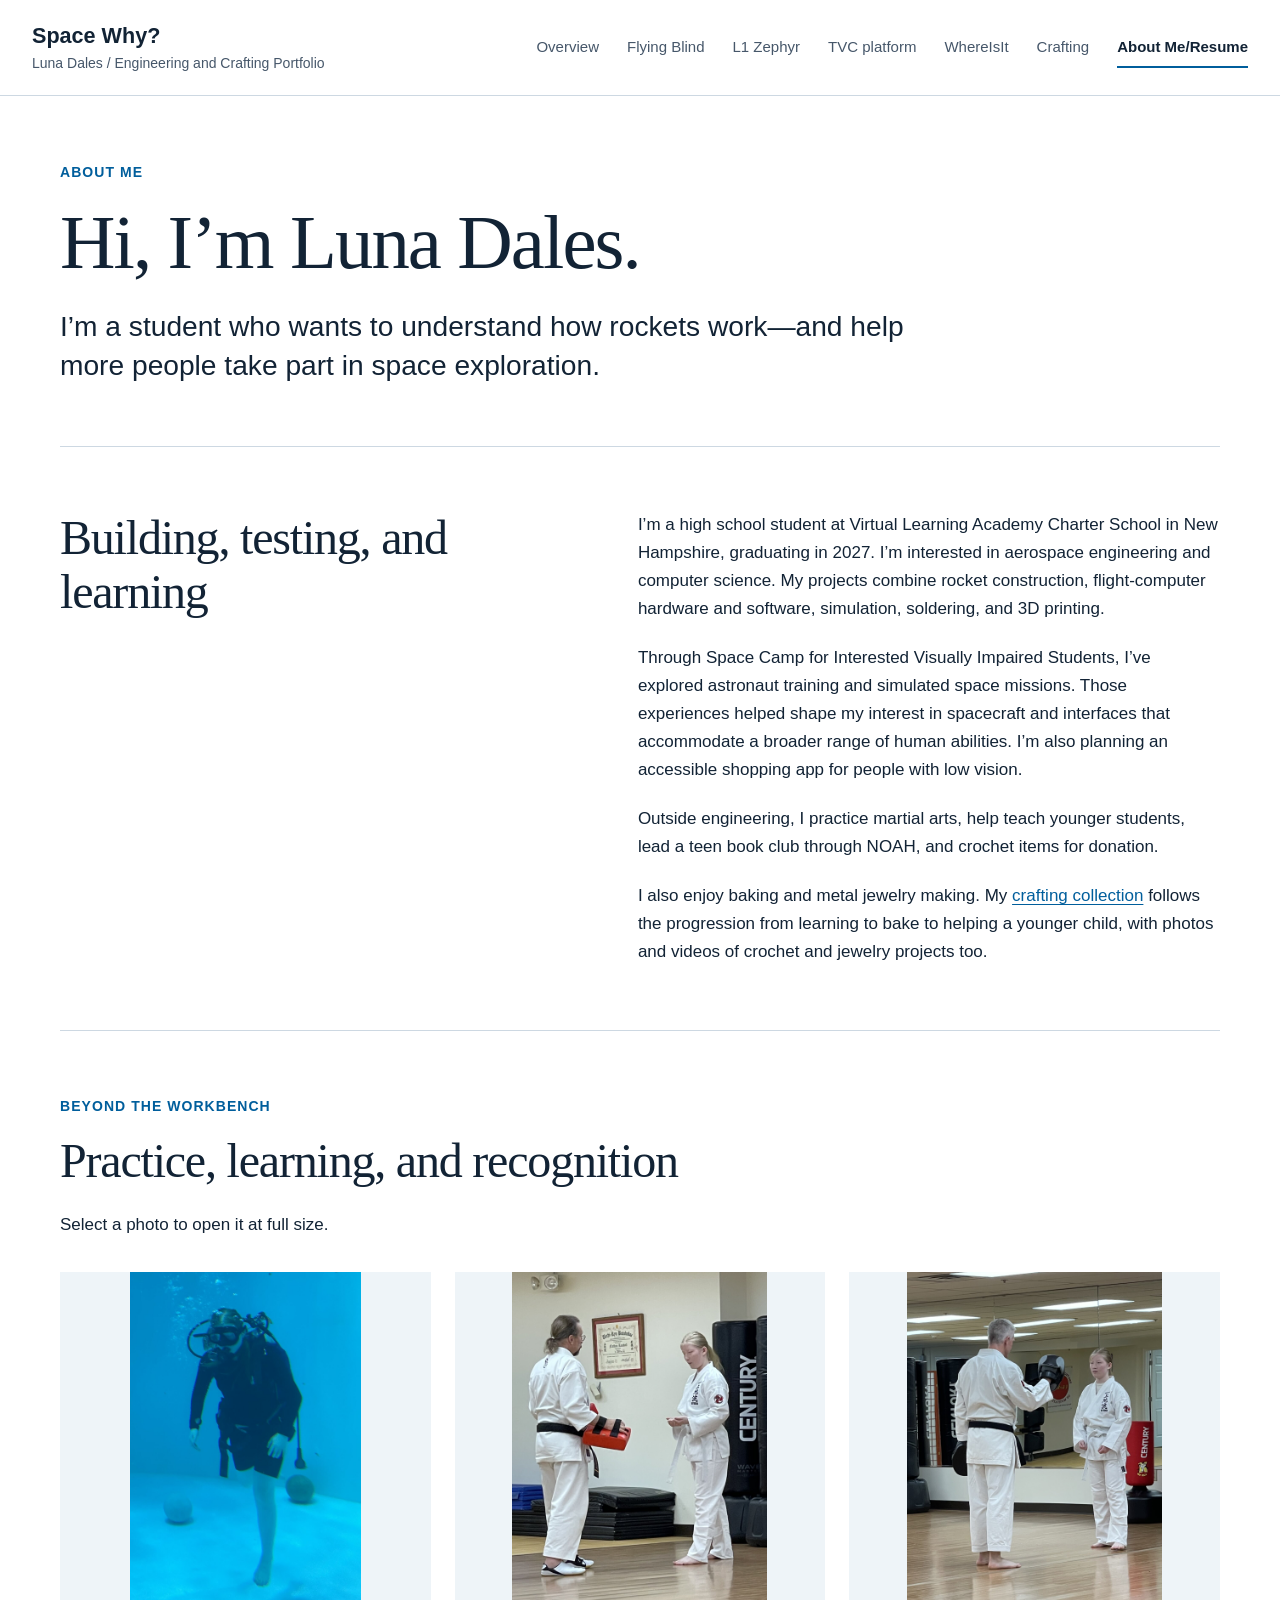
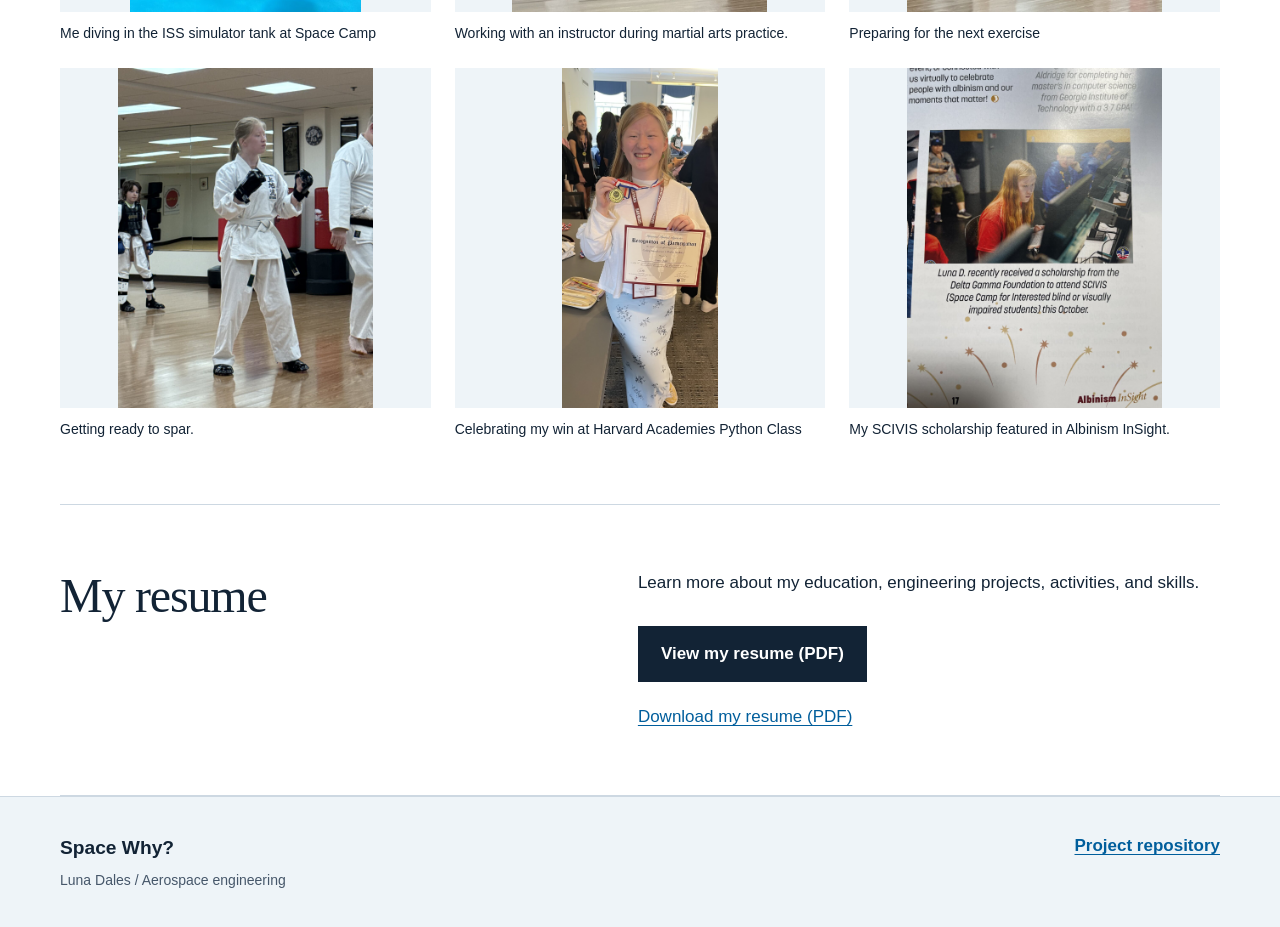
<file: docs/about.html>
<!doctype html><html lang="en"><head>
  <!-- Google tag (gtag.js) -->
<script async src="https://www.googletagmanager.com/gtag/js?id=G-DYVTEDY464"></script>
<script>
  window.dataLayer = window.dataLayer || [];
  function gtag(){dataLayer.push(arguments);}
  gtag('js', new Date());

  gtag('config', 'G-DYVTEDY464');
</script>
<meta charset="utf-8"><meta name="viewport" content="width=device-width,initial-scale=1"><title>About Luna Dales | Space Why?</title><meta name="description" content="Meet Luna Dales, a student exploring aerospace engineering, flight computers, and accessible spaceflight. Read her bio and resume."><link rel="stylesheet" href="style.css"><link rel="icon" href="favicon.svg" type="image/svg+xml"></head><body><a class="skip" href="#main">Skip to content</a><header class="site-header"><div class="header-inner"><a class="brand" href="index.html">Space Why?<span>Luna Dales / Engineering and Crafting Portfolio</span></a><nav aria-label="Main navigation"><a href="index.html">Overview</a><a href="flying-blind.html">Flying Blind</a><a href="zephyr.html">L1 Zephyr</a><a href="tvc.html">TVC platform</a>
<a href="whereisit.html">WhereIsIt</a><a href="crafting.html">Crafting</a><a href="about.html" aria-current="page">About Me/Resume</a></nav></div></header><main id="main">
<section class="wrap case-heading"><p class="eyebrow">About me</p><h1>Hi, I’m Luna Dales.</h1><p class="intro">I’m a student who wants to understand how rockets work—and help more people take part in space exploration.</p></section>
<section class="wrap section split"><div><h2>Building, testing, and learning</h2></div><div class="prose"><p>I’m a high school student at Virtual Learning Academy Charter School in New Hampshire, graduating in 2027. I’m interested in aerospace engineering and computer science. My projects combine rocket construction, flight-computer hardware and software, simulation, soldering, and 3D printing.</p><p>Through Space Camp for Interested Visually Impaired Students, I’ve explored astronaut training and simulated space missions. Those experiences helped shape my interest in spacecraft and interfaces that accommodate a broader range of human abilities. I’m also planning an accessible shopping app for people with low vision.</p><p>Outside engineering, I practice martial arts, help teach younger students, lead a teen book club through NOAH, and crochet items for donation.</p><p>I also enjoy baking and metal jewelry making. My <a href="crafting.html">crafting collection</a> follows the progression from learning to bake to helping a younger child, with photos and videos of crochet and jewelry projects too.</p></div></section>
<section class="wrap section" id="photos"><p class="eyebrow">Beyond the workbench</p><h2>Practice, learning, and recognition</h2><p>Select a photo to open it at full size.</p><div class="process-grid"><figure><a href="assets/luna-space-camp-diving.jpg"><img src="assets/luna-space-camp-diving.jpg" alt="Me diving in the ISS simulator tank at Space Camp" loading="lazy" width="1090" height="1600"></a><figcaption>Me diving in the ISS simulator tank at Space Camp</figcaption></figure><figure><a href="assets/luna-martial-arts-instruction.jpg"><img src="assets/luna-martial-arts-instruction.jpg" alt="Working with an instructor during martial arts practice." loading="lazy" width="1200" height="1600"></a><figcaption>Working with an instructor during martial arts practice.</figcaption></figure><figure><a href="assets/luna-martial-arts-training.jpg"><img src="assets/luna-martial-arts-training.jpg" alt="Preparing for the next exercise" loading="lazy" width="1200" height="1600"></a><figcaption>Preparing for the next exercise</figcaption></figure><figure><a href="assets/luna-martial-arts-sparring.jpg"><img src="assets/luna-martial-arts-sparring.jpg" alt="Getting ready to spar." loading="lazy" width="1200" height="1600"></a><figcaption>Getting ready to spar.</figcaption></figure><figure><a href="assets/luna-award-recognition.jpg"><img src="assets/luna-award-recognition.jpg" alt="Celebrating my win at Harvard Academies Python Class" loading="lazy" width="737" height="1600"></a><figcaption>Celebrating my win at Harvard Academies Python Class</figcaption></figure><figure><a href="assets/luna-scivis-magazine-feature.jpg"><img src="assets/luna-scivis-magazine-feature.jpg" alt="My SCIVIS scholarship featured in Albinism InSight." loading="lazy" width="1200" height="1600"></a><figcaption>My SCIVIS scholarship featured in Albinism InSight.</figcaption></figure></div></section>
<section class="wrap section split" id="resume"><div><h2>My resume</h2></div><div class="prose"><p>Learn more about my education, engineering projects, activities, and skills.</p><p><a class="button" href="evidence/Luna_Dales_College_Resume.pdf">View my resume (PDF)</a></p><p><a href="evidence/Luna_Dales_College_Resume.pdf" download>Download my resume (PDF)</a></p></div></section>
</main><footer><div><strong>Space Why?</strong><p>Luna Dales / Aerospace engineering</p></div><div><a href="https://github.com/luna-dales/space-why">Project repository</a></div></footer></body></html>
</file>
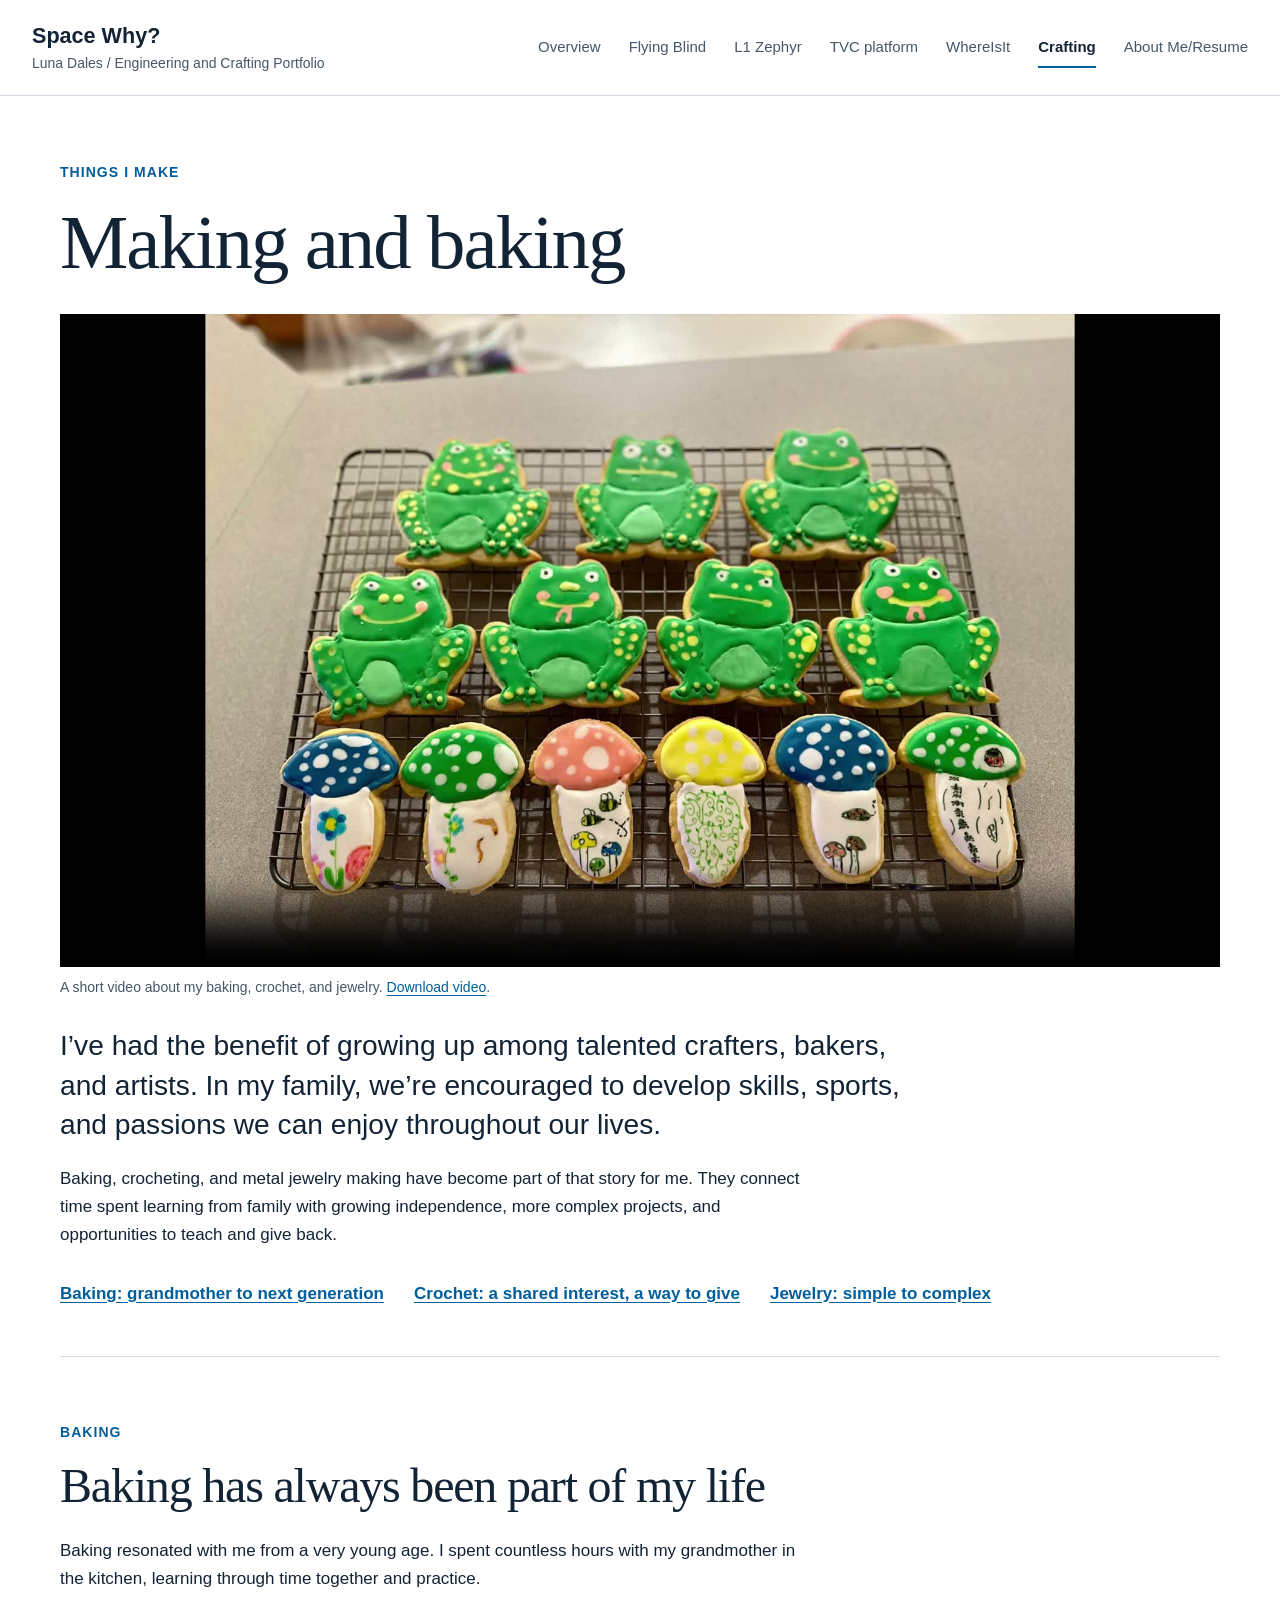
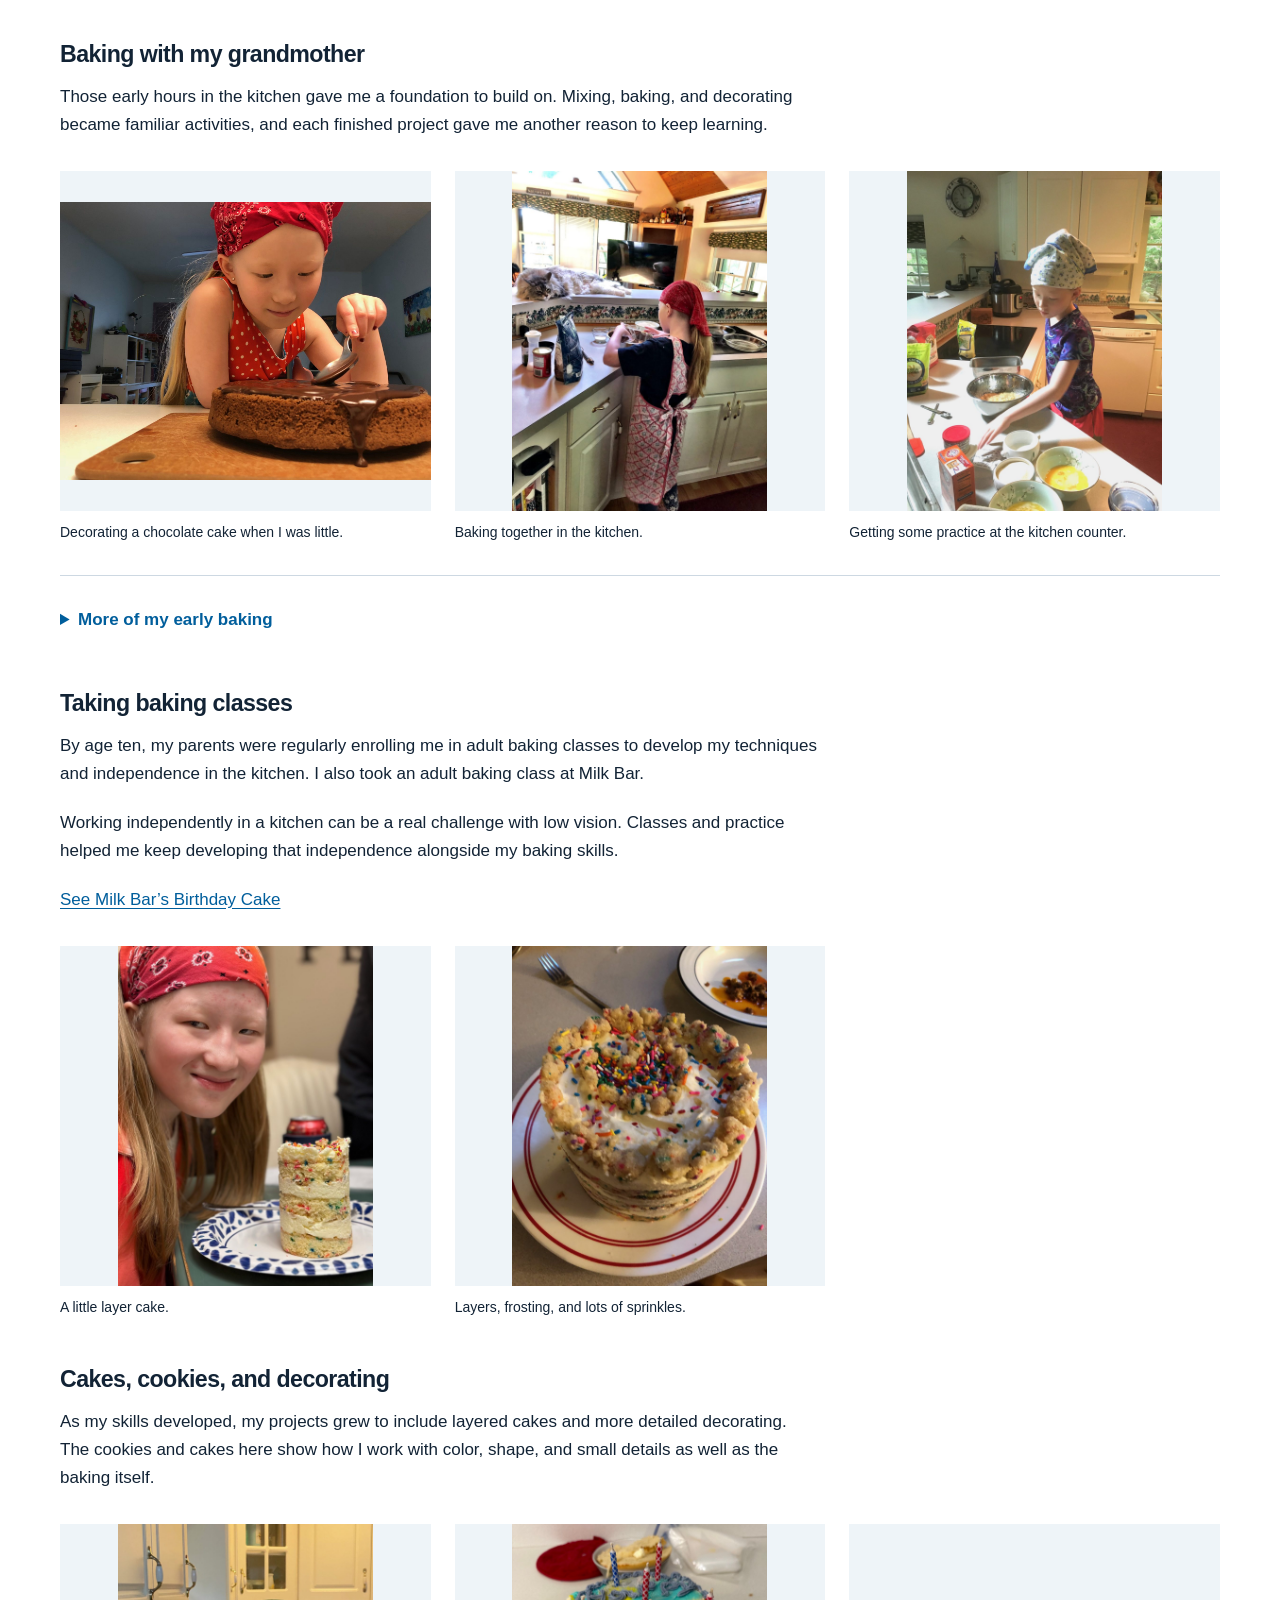
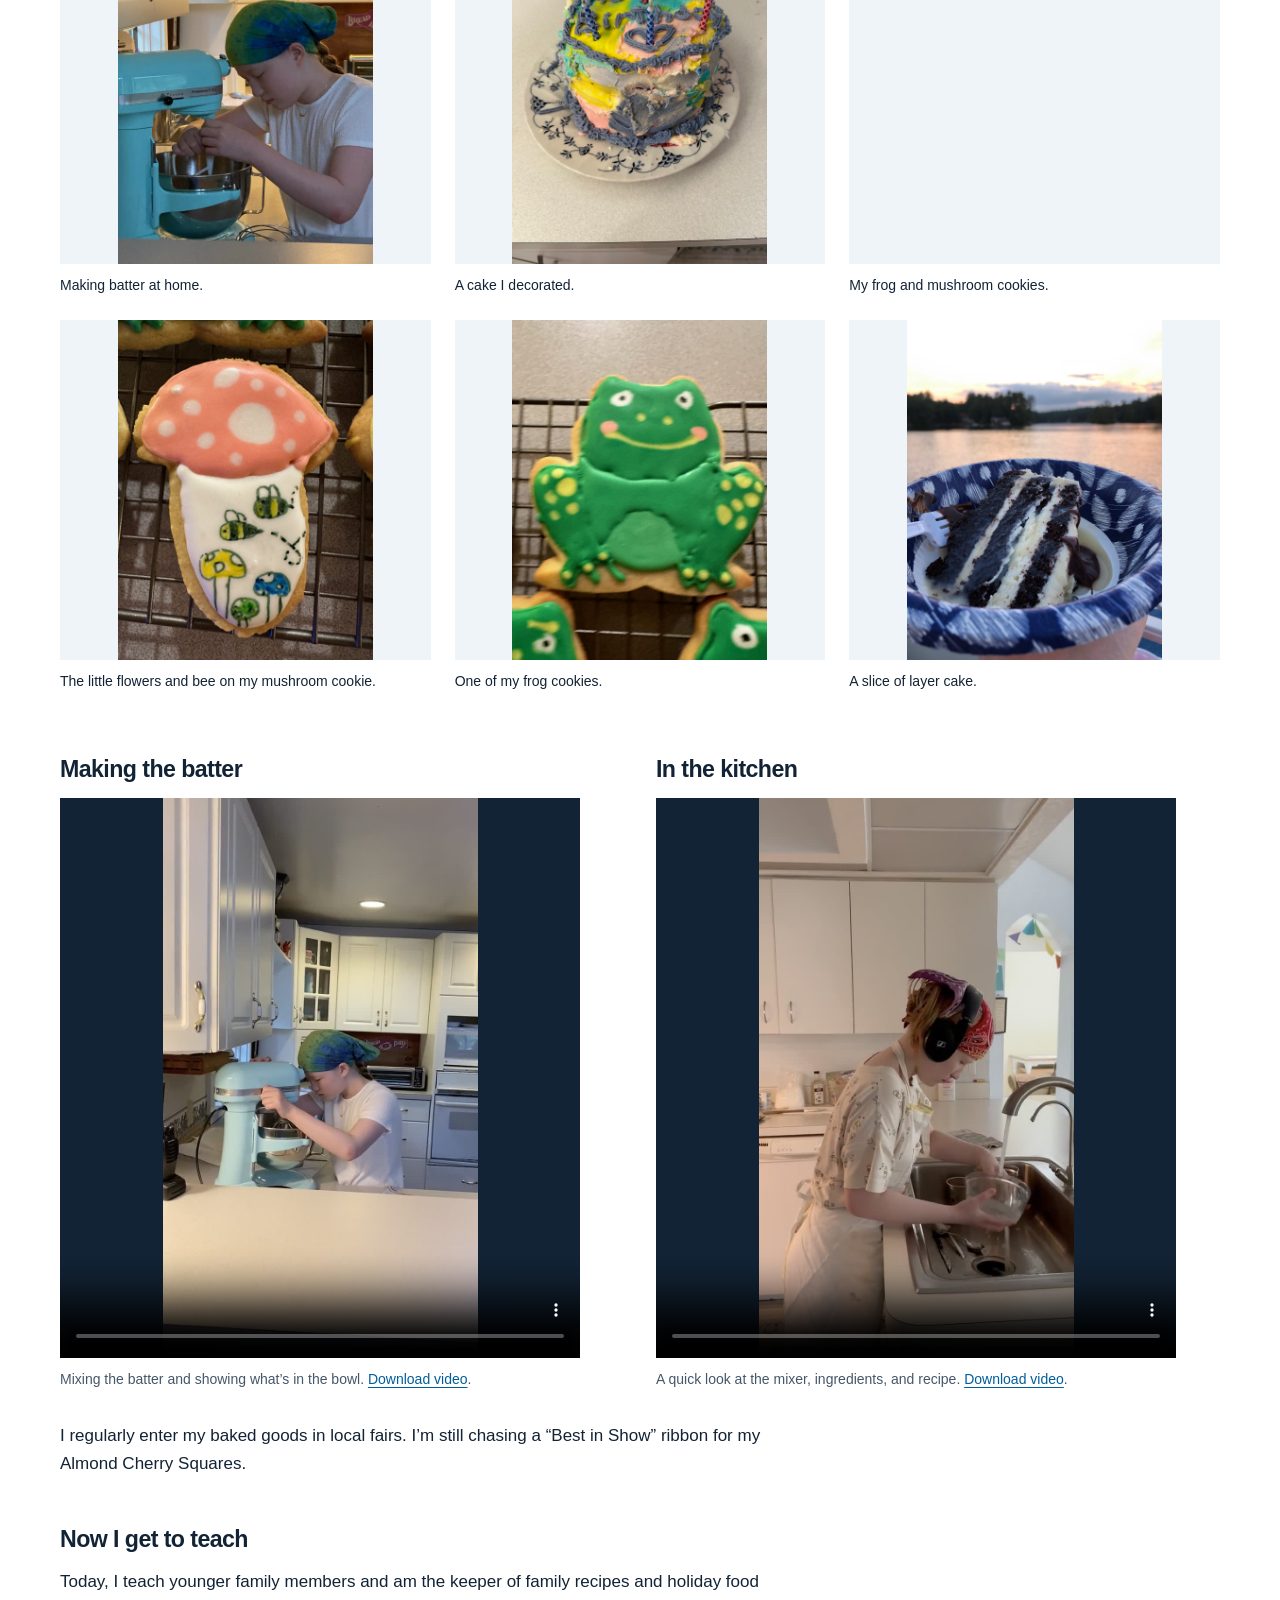
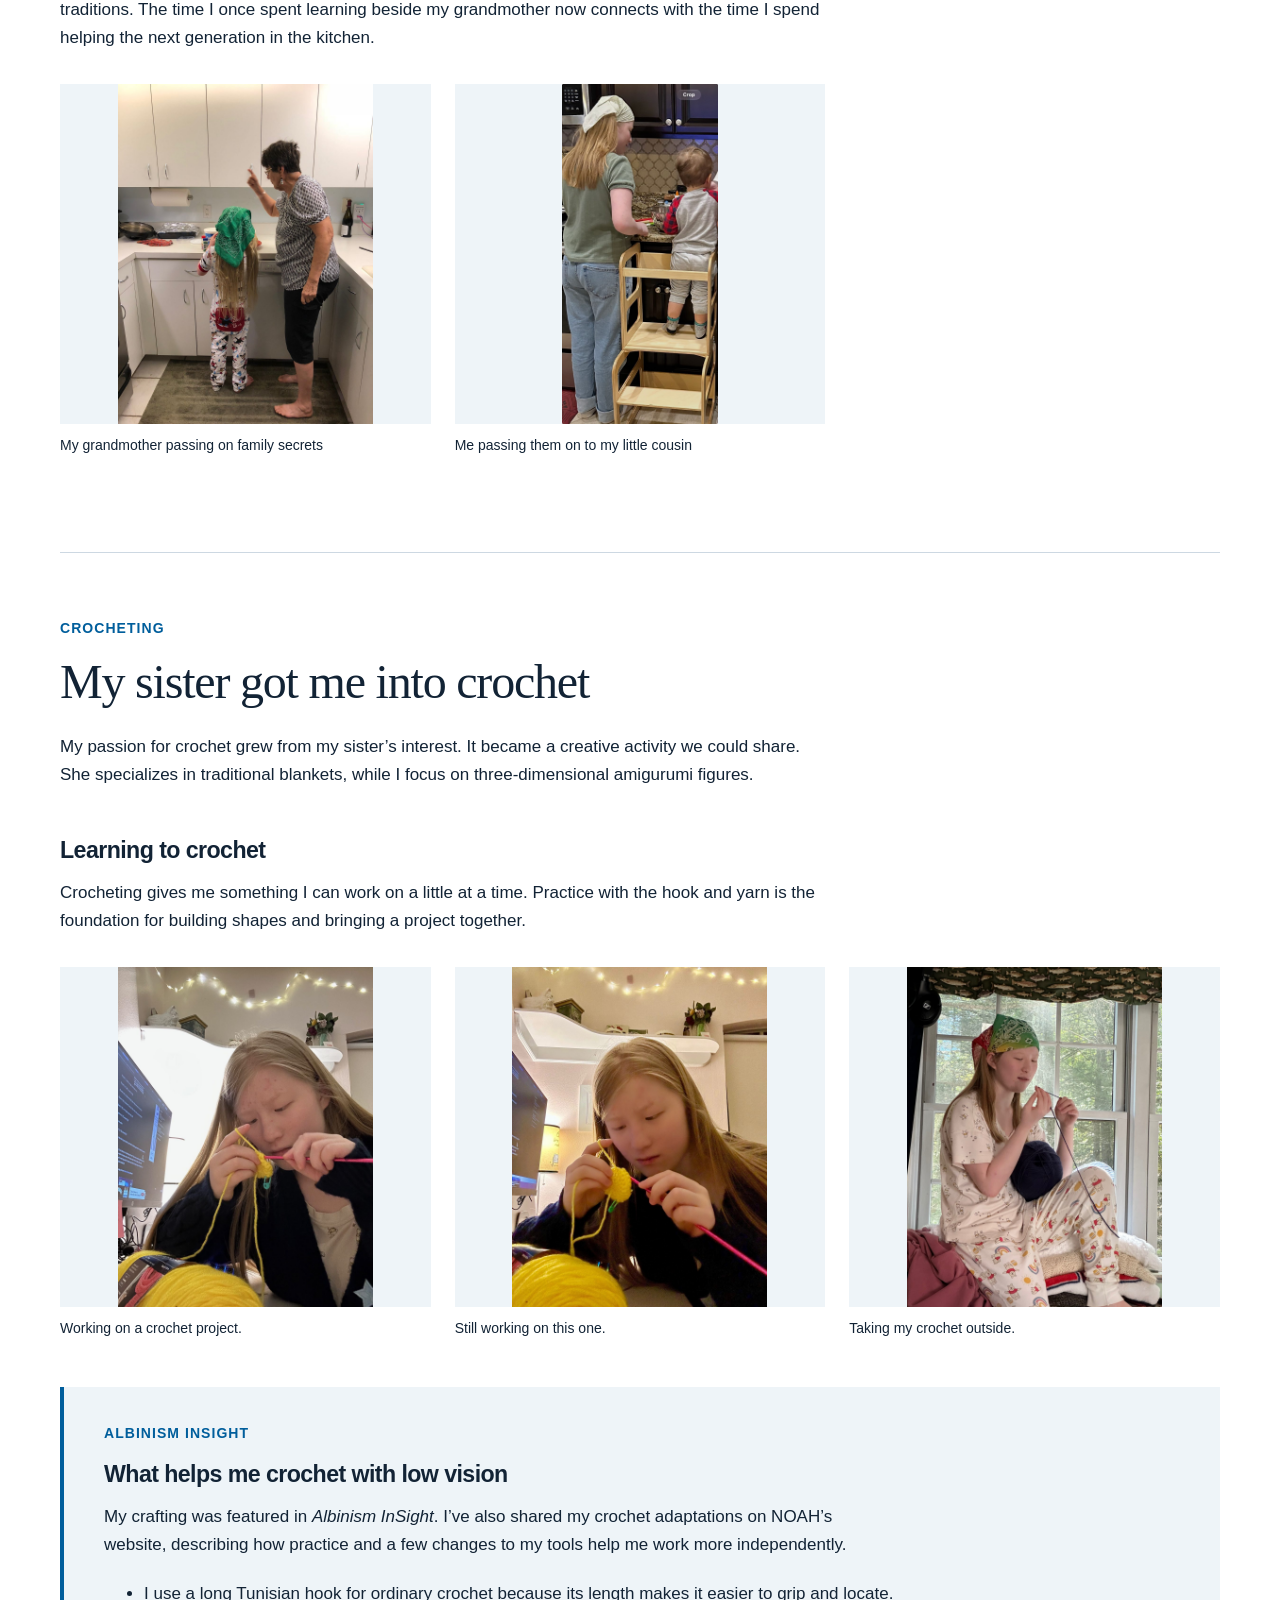
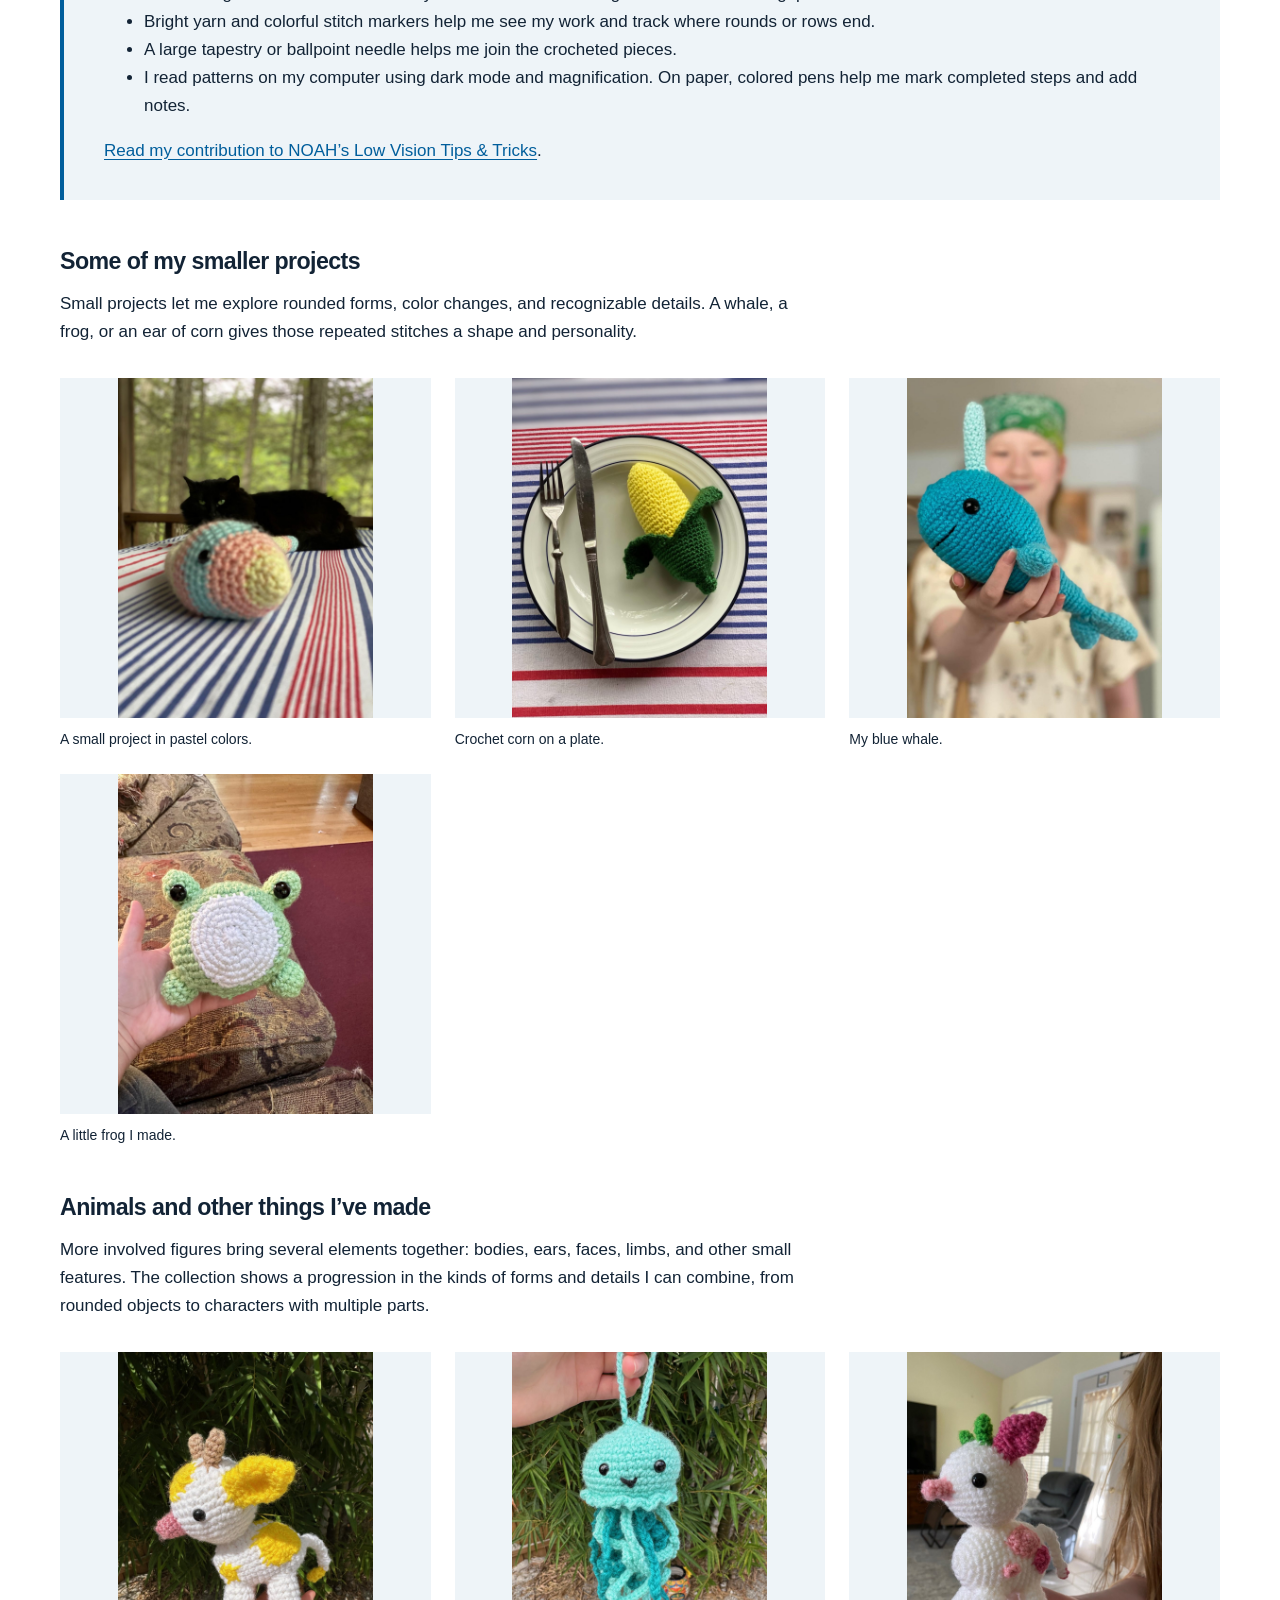
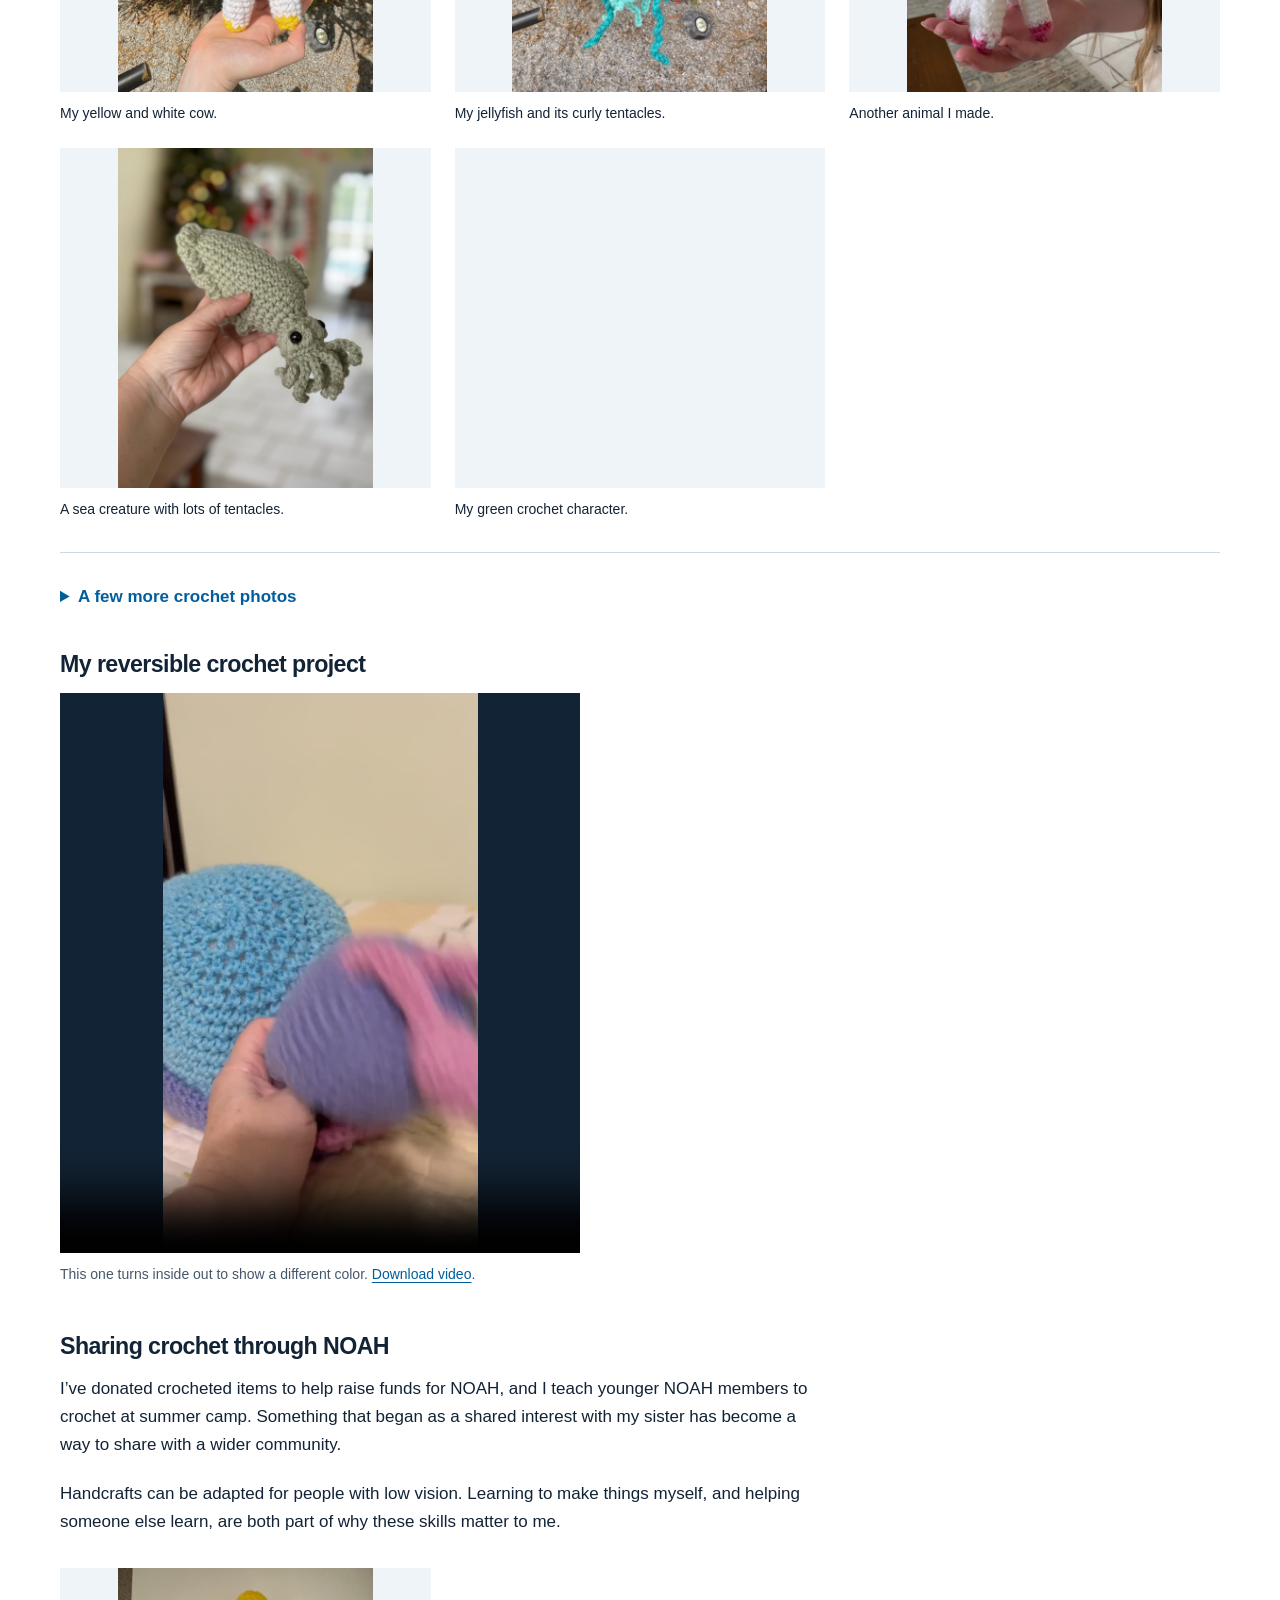
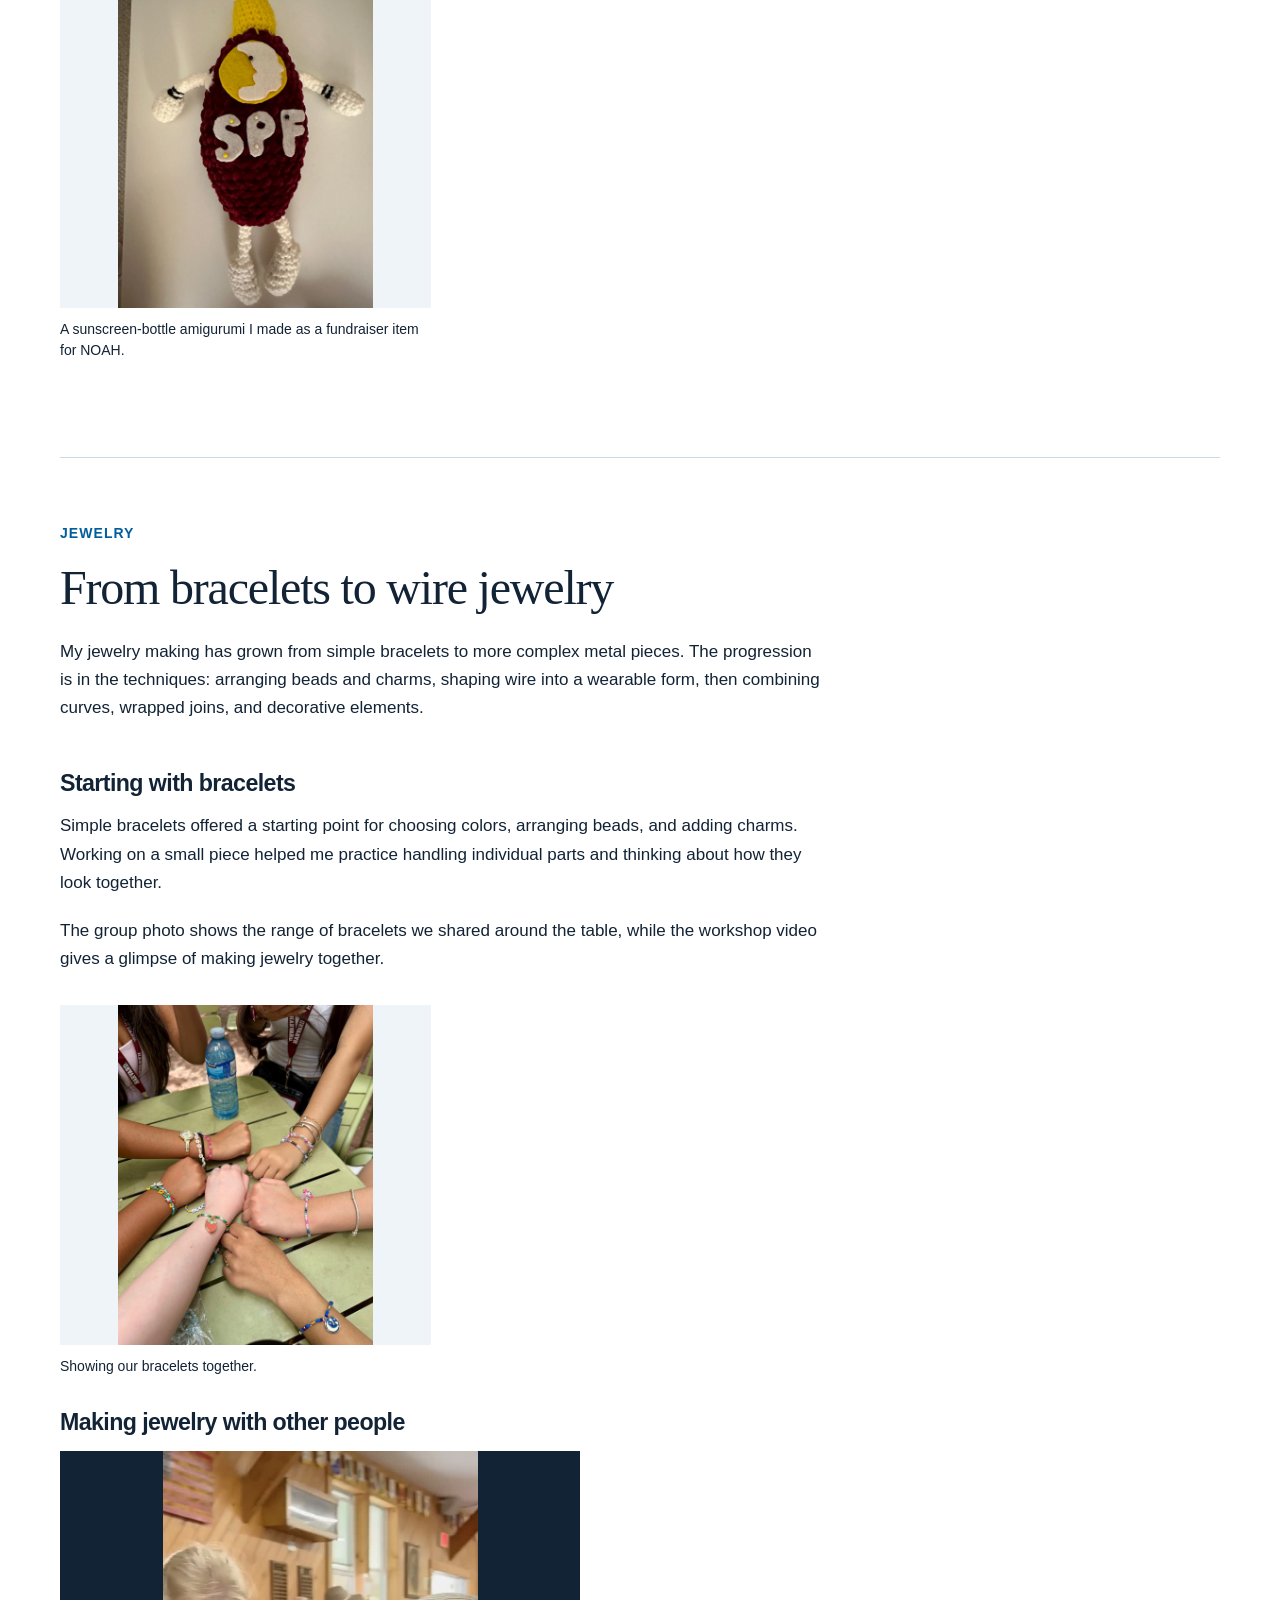
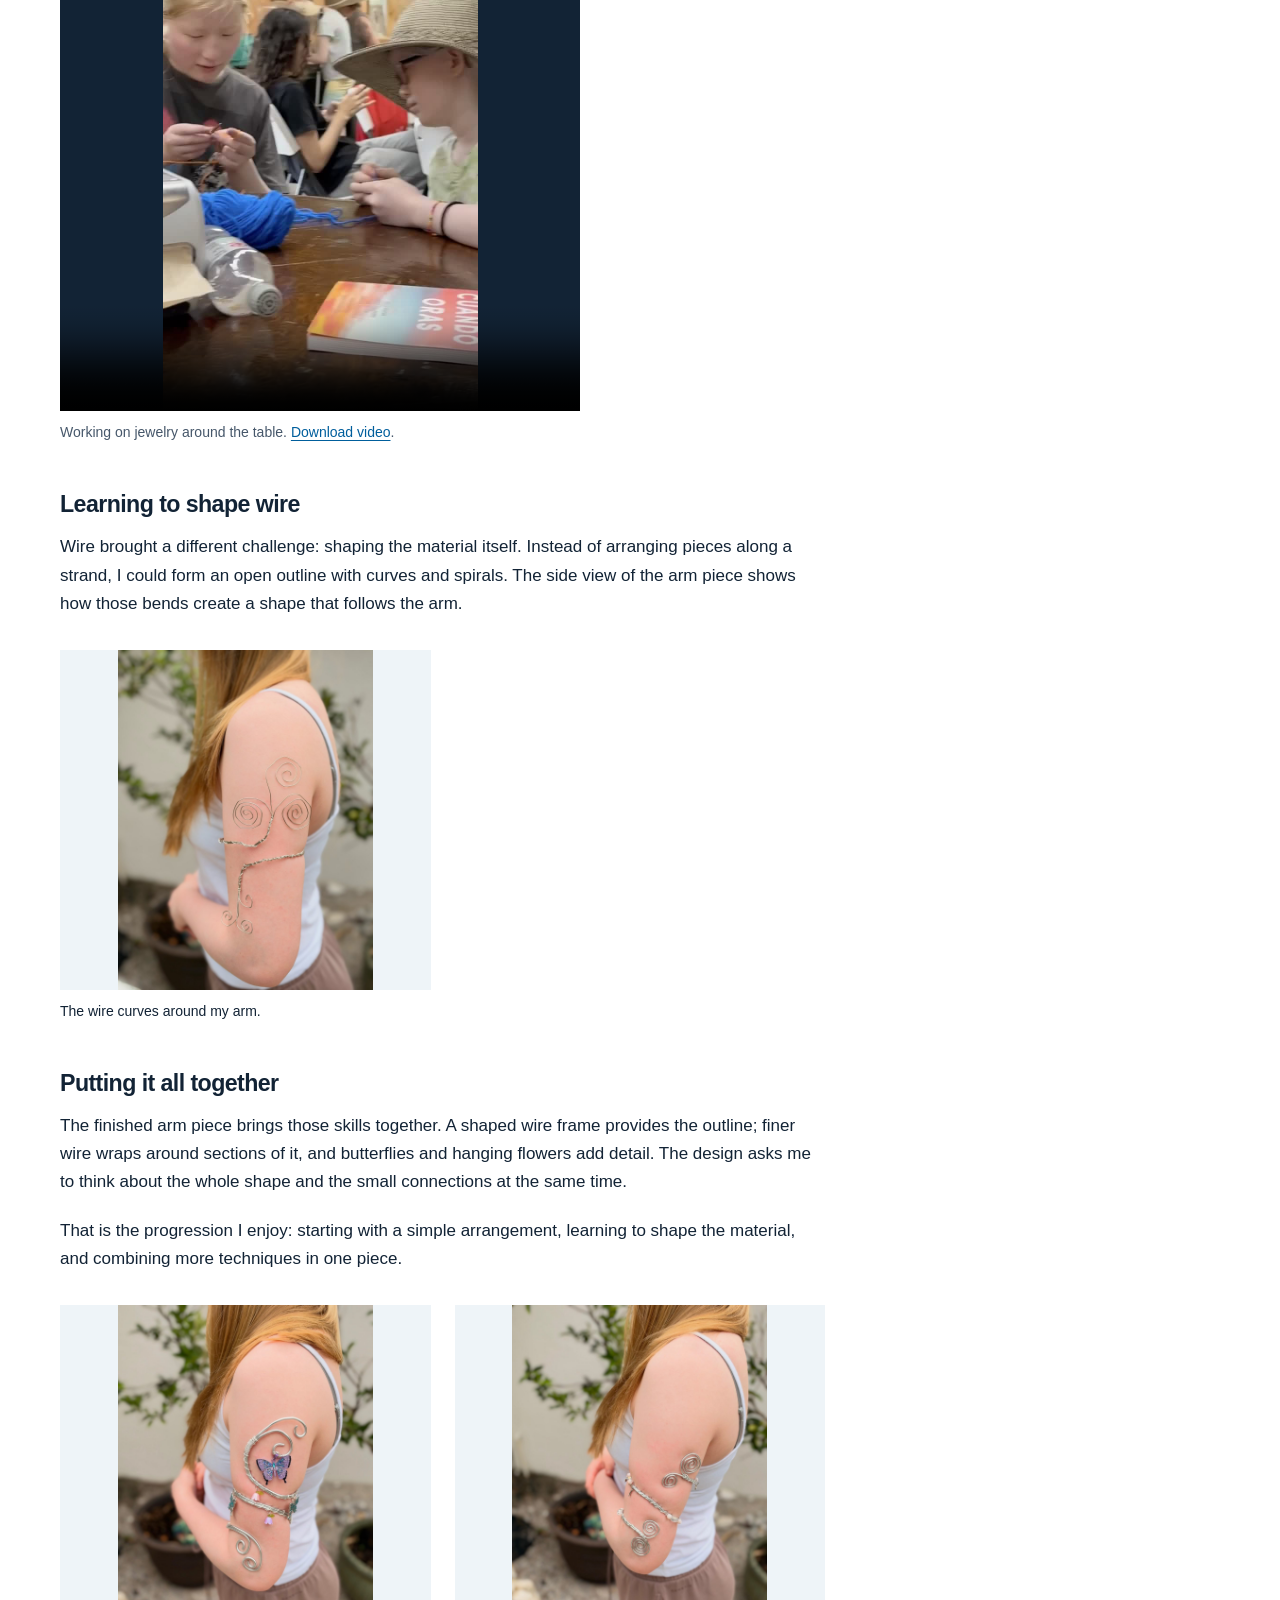
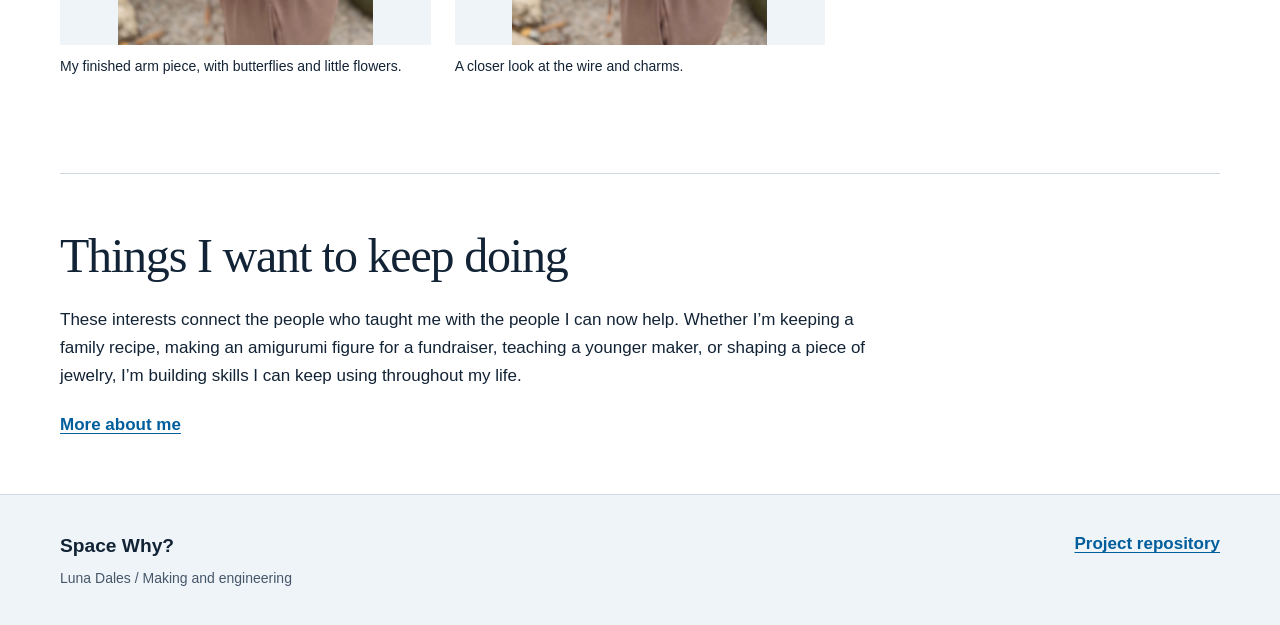
<file: docs/crafting.html>
<!doctype html><html lang="en"><head>
  <!-- Google tag (gtag.js) -->
<script async src="https://www.googletagmanager.com/gtag/js?id=G-DYVTEDY464"></script>
<script>
  window.dataLayer = window.dataLayer || [];
  function gtag(){dataLayer.push(arguments);}
  gtag('js', new Date());

  gtag('config', 'G-DYVTEDY464');
</script>
<meta charset="utf-8"><meta name="viewport" content="width=device-width,initial-scale=1"><title>Lifelong skills: making and baking | Space Why?</title><meta name="description" content="Luna’s lifelong crafting interests: baking with her grandmother, adult classes, family recipes, amigurumi, NOAH fundraising and teaching, and metal jewelry."><link rel="stylesheet" href="style.css"><link rel="icon" href="favicon.svg" type="image/svg+xml"></head><body class="crafting-page"><a class="skip" href="#main">Skip to content</a><header class="site-header"><div class="header-inner"><a class="brand" href="index.html">Space Why?<span>Luna Dales / Engineering and Crafting Portfolio</span></a><nav aria-label="Main navigation"><a href="index.html">Overview</a><a href="flying-blind.html">Flying Blind</a><a href="zephyr.html">L1 Zephyr</a><a href="tvc.html">TVC platform</a>
<a href="whereisit.html">WhereIsIt</a><a href="crafting.html" aria-current="page">Crafting</a><a href="about.html">About Me/Resume</a></nav></div></header><main id="main">
<section class="wrap case-heading">
<p class="eyebrow">Things I make</p>
<h1>Making and baking</h1>
<figure id="crafting-video" style="margin-block:28px">
<video controls playsinline preload="metadata" poster="assets/crafting/luna-application-poster.jpg" width="1920" height="1080" style="display:block;width:100%;height:auto;max-height:75vh;background:#122335" aria-label="Luna’s making and baking video" aria-describedby="crafting-video-caption">
<source src="assets/crafting/luna-application.mp4" type="video/mp4">
<a href="assets/crafting/luna-application.mp4">Watch or download my crafting video</a>.
</video>
<figcaption id="crafting-video-caption">A short video about my baking, crochet, and jewelry. <a href="assets/crafting/luna-application.mp4" download>Download video</a>.</figcaption>
</figure>
<p class="intro">I’ve had the benefit of growing up among talented crafters, bakers, and artists. In my family, we’re encouraged to develop skills, sports, and passions we can enjoy throughout our lives.</p>
<p class="prose">Baking, crocheting, and metal jewelry making have become part of that story for me. They connect time spent learning from family with growing independence, more complex projects, and opportunities to teach and give back.</p>
<div class="evidence-links craft-jump"><a href="#baking">Baking: grandmother to next generation</a><a href="#crocheting">Crochet: a shared interest, a way to give</a><a href="#jewelry">Jewelry: simple to complex</a></div>
</section>
<section class="wrap section" id="baking" aria-labelledby="baking-heading">
<div class="section-heading"><p class="eyebrow">Baking</p><h2 id="baking-heading">Baking has always been part of my life</h2><p>Baking resonated with me from a very young age. I spent countless hours with my grandmother in the kitchen, learning through time together and practice.</p></div>
<div class="craft-chapter"><h3>Baking with my grandmother</h3><p class="prose">Those early hours in the kitchen gave me a foundation to build on. Mixing, baking, and decorating became familiar activities, and each finished project gave me another reason to keep learning.</p>
<div class="process-grid craft-gallery">
<figure><a href="assets/crafting/baking-first-cake.jpg"><img src="assets/crafting/baking-first-cake.jpg" alt="Decorating a chocolate cake as a young baker." width="1440" height="1080" loading="lazy" decoding="async"></a><figcaption>Decorating a chocolate cake when I was little.</figcaption></figure>
<figure><a href="assets/crafting/baking-learning-together.jpg"><img src="assets/crafting/baking-learning-together.jpg" alt="Learning in the kitchen alongside an adult." width="1080" height="1440" loading="lazy" decoding="async"></a><figcaption>Baking together in the kitchen.</figcaption></figure>
<figure><a href="assets/crafting/baking-early-practice.jpg"><img src="assets/crafting/baking-early-practice.jpg" alt="Practicing at the kitchen counter." width="1080" height="1440" loading="lazy" decoding="async"></a><figcaption>Getting some practice at the kitchen counter.</figcaption></figure>
</div>
<details class="craft-more"><summary>More of my early baking</summary>
<div class="process-grid craft-gallery">
<figure><a href="assets/crafting/baking-white-cake.jpg"><img src="assets/crafting/baking-white-cake.jpg" alt="With a finished cake covered in white frosting and piped decoration." width="1080" height="1440" loading="lazy" decoding="async"></a><figcaption>My cake with white frosting.</figcaption></figure>
<figure><a href="assets/crafting/baking-rainbow-cake.jpg"><img src="assets/crafting/baking-rainbow-cake.jpg" alt="With a cake decorated in rings of rainbow colors." width="1080" height="1440" loading="lazy" decoding="async"></a><figcaption>A rainbow cake I decorated.</figcaption></figure>
<figure><a href="assets/crafting/baking-finished-treats.jpg"><img src="assets/crafting/baking-finished-treats.jpg" alt="Showing finished baking projects in the kitchen." width="1080" height="1440" loading="lazy" decoding="async"></a><figcaption>Showing what I made.</figcaption></figure>
<figure><a href="assets/crafting/baking-frog-cupcake.jpg"><img src="assets/crafting/baking-frog-cupcake.jpg" alt="A frog-themed cupcake with a green face and chocolate frosting." width="1080" height="1440" loading="lazy" decoding="async"></a><figcaption>My frog cupcake.</figcaption></figure>
</div>
</details>

</div>
<div class="craft-chapter"><h3>Taking baking classes</h3><p class="prose">By age ten, my parents were regularly enrolling me in adult baking classes to develop my techniques and independence in the kitchen. I also took an adult baking class at Milk Bar.</p><p class="prose">Working independently in a kitchen can be a real challenge with low vision. Classes and practice helped me keep developing that independence alongside my baking skills.</p><p><a href="https://milkbarstore.com/products/birthday-cake">See Milk Bar’s Birthday Cake</a></p>
<div class="process-grid craft-gallery">
<figure><a href="assets/crafting/baking-layered-cake.jpg"><img src="assets/crafting/baking-layered-cake.jpg" alt="A small layered cake with frosting and decorative toppings." width="1080" height="1440" loading="lazy" decoding="async"></a><figcaption>A little layer cake.</figcaption></figure>
<figure><a href="assets/crafting/baking-sprinkle-cake.jpg"><img src="assets/crafting/baking-sprinkle-cake.jpg" alt="A finished cake with visible layers, frosting, and colorful sprinkles." width="1080" height="1440" loading="lazy" decoding="async"></a><figcaption>Layers, frosting, and lots of sprinkles.</figcaption></figure>
</div>

</div>
<div class="craft-chapter"><h3>Cakes, cookies, and decorating</h3><p class="prose">As my skills developed, my projects grew to include layered cakes and more detailed decorating. The cookies and cakes here show how I work with color, shape, and small details as well as the baking itself.</p>
<div class="process-grid craft-gallery">
<figure><a href="assets/crafting/baking-mixer-practice.jpg"><img src="assets/crafting/baking-mixer-practice.jpg" alt="Working at the stand mixer." width="1080" height="1440" loading="lazy" decoding="async"></a><figcaption>Making batter at home.</figcaption></figure>
<figure><a href="assets/crafting/baking-decorated-cake.jpg"><img src="assets/crafting/baking-decorated-cake.jpg" alt="A decorated celebration cake with piped details." width="1080" height="1440" loading="lazy" decoding="async"></a><figcaption>A cake I decorated.</figcaption></figure>
<figure><a href="assets/crafting/baking-cookie-collection.jpg"><img src="assets/crafting/baking-cookie-collection.jpg" alt="A batch of frog and mushroom cookies with detailed icing." width="1440" height="1080" loading="lazy" decoding="async"></a><figcaption>My frog and mushroom cookies.</figcaption></figure>
<figure><a href="assets/crafting/baking-mushroom-cookie.jpg"><img src="assets/crafting/baking-mushroom-cookie.jpg" alt="A mushroom cookie decorated with tiny flowers and a bee." width="1080" height="1440" loading="lazy" decoding="async"></a><figcaption>The little flowers and bee on my mushroom cookie.</figcaption></figure>
<figure><a href="assets/crafting/baking-frog-cookie.jpg"><img src="assets/crafting/baking-frog-cookie.jpg" alt="A smiling frog cookie with piped spots and flowers." width="1080" height="1440" loading="lazy" decoding="async"></a><figcaption>One of my frog cookies.</figcaption></figure>
<figure><a href="assets/crafting/baking-cake-slice.jpg"><img src="assets/crafting/baking-cake-slice.jpg" alt="A slice of layered cake served outdoors." width="1080" height="1440" loading="lazy" decoding="async"></a><figcaption>A slice of layer cake.</figcaption></figure>
</div>
<div class="craft-video-grid"><figure class="craft-video"><h3>Making the batter</h3><video controls playsinline preload="none" poster="assets/crafting/baking-mixer-poster.jpg" width="720" height="1280" aria-describedby="baking-mixer-description"><source src="assets/crafting/baking-mixer.mp4" type="video/mp4"><a href="assets/crafting/baking-mixer.mp4">Watch or download baking at the mixer</a>.</video><figcaption id="baking-mixer-description">Mixing the batter and showing what’s in the bowl. <a href="assets/crafting/baking-mixer.mp4" download>Download video</a>.</figcaption></figure><figure class="craft-video"><h3>In the kitchen</h3><video controls playsinline preload="none" poster="assets/crafting/baking-kitchen-poster.jpg" width="720" height="1280" aria-describedby="baking-kitchen-description"><source src="assets/crafting/baking-kitchen.mp4" type="video/mp4"><a href="assets/crafting/baking-kitchen.mp4">Watch or download a look around the baking workspace</a>.</video><figcaption id="baking-kitchen-description">A quick look at the mixer, ingredients, and recipe. <a href="assets/crafting/baking-kitchen.mp4" download>Download video</a>.</figcaption></figure></div>
<p class="prose">I regularly enter my baked goods in local fairs. I’m still chasing a “Best in Show” ribbon for my Almond Cherry Squares.</p>
</div>
<div class="craft-chapter"><h3>Now I get to teach</h3><p class="prose">Today, I teach younger family members and am the keeper of family recipes and holiday food traditions. The time I once spent learning beside my grandmother now connects with the time I spend helping the next generation in the kitchen.</p>
<div class="process-grid craft-gallery">
<figure><a href="assets/crafting/baking-sharing-the-kitchen.jpg"><img src="assets/crafting/baking-sharing-the-kitchen.jpg" alt="My grandmother teaching me in the kitchen." width="1080" height="1440" loading="lazy" decoding="async"></a><figcaption>My grandmother passing on family secrets</figcaption></figure>
<figure><a href="assets/crafting/baking-teaching.jpg"><img src="assets/crafting/baking-teaching.jpg" alt="Me helping my little cousin bake at the kitchen counter." width="663" height="1440" loading="lazy" decoding="async"></a><figcaption>Me passing them on to my little cousin</figcaption></figure>
</div>

</div>
</section>
<section class="wrap section" id="crocheting" aria-labelledby="crochet-heading">
<div class="section-heading"><p class="eyebrow">Crocheting</p><h2 id="crochet-heading">My sister got me into crochet</h2><p>My passion for crochet grew from my sister’s interest. It became a creative activity we could share. She specializes in traditional blankets, while I focus on three-dimensional amigurumi figures.</p></div>
<div class="craft-chapter"><h3>Learning to crochet</h3><p class="prose">Crocheting gives me something I can work on a little at a time. Practice with the hook and yarn is the foundation for building shapes and bringing a project together.</p>
<div class="process-grid craft-gallery">
<figure><a href="assets/crafting/crochet-learning-stitches.jpg"><img src="assets/crafting/crochet-learning-stitches.jpg" alt="Concentrating on the hook and yarn while crocheting." width="1080" height="1440" loading="lazy" decoding="async"></a><figcaption>Working on a crochet project.</figcaption></figure>
<figure><a href="assets/crafting/crochet-work-in-progress.jpg"><img src="assets/crafting/crochet-work-in-progress.jpg" alt="Working through a crochet project one stitch at a time." width="1080" height="1440" loading="lazy" decoding="async"></a><figcaption>Still working on this one.</figcaption></figure>
<figure><a href="assets/crafting/crochet-outdoors.jpg"><img src="assets/crafting/crochet-outdoors.jpg" alt="Crocheting while seated outdoors." width="1080" height="1440" loading="lazy" decoding="async"></a><figcaption>Taking my crochet outside.</figcaption></figure>
</div>
</div>
<div class="lesson craft-chapter" id="crafting-feature" aria-labelledby="crafting-feature-heading">
<p class="eyebrow">Albinism InSight</p>
<h3 id="crafting-feature-heading">What helps me crochet with low vision</h3>
<p>My crafting was featured in <em>Albinism InSight</em>. I’ve also shared my crochet adaptations on NOAH’s website, describing how practice and a few changes to my tools help me work more independently.</p>
<ul>
<li>I use a long Tunisian hook for ordinary crochet because its length makes it easier to grip and locate.</li>
<li>Bright yarn and colorful stitch markers help me see my work and track where rounds or rows end.</li>
<li>A large tapestry or ballpoint needle helps me join the crocheted pieces.</li>
<li>I read patterns on my computer using dark mode and magnification. On paper, colored pens help me mark completed steps and add notes.</li>
</ul>
<p><a href="https://albinism.org/lv-tips/">Read my contribution to NOAH’s Low Vision Tips &amp; Tricks</a>.</p>
</div>
<div class="craft-chapter"><h3>Some of my smaller projects</h3><p class="prose">Small projects let me explore rounded forms, color changes, and recognizable details. A whale, a frog, or an ear of corn gives those repeated stitches a shape and personality.</p>
<div class="process-grid craft-gallery">
<figure><a href="assets/crafting/crochet-round-project.jpg"><img src="assets/crafting/crochet-round-project.jpg" alt="A small round crochet project with pastel-colored sections." width="1080" height="1440" loading="lazy" decoding="async"></a><figcaption>A small project in pastel colors.</figcaption></figure>
<figure><a href="assets/crafting/crochet-corn.jpg"><img src="assets/crafting/crochet-corn.jpg" alt="A crocheted ear of corn displayed on a plate." width="1080" height="1440" loading="lazy" decoding="async"></a><figcaption>Crochet corn on a plate.</figcaption></figure>
<figure><a href="assets/crafting/crochet-whale.jpg"><img src="assets/crafting/crochet-whale.jpg" alt="Holding a finished blue crocheted whale." width="1080" height="1440" loading="lazy" decoding="async"></a><figcaption>My blue whale.</figcaption></figure>
<figure><a href="assets/crafting/crochet-frog-pouch.jpg"><img src="assets/crafting/crochet-frog-pouch.jpg" alt="A small crocheted frog with a pale circular center." width="1080" height="1440" loading="lazy" decoding="async"></a><figcaption>A little frog I made.</figcaption></figure>
</div>

</div>
<div class="craft-chapter"><h3>Animals and other things I’ve made</h3><p class="prose">More involved figures bring several elements together: bodies, ears, faces, limbs, and other small features. The collection shows a progression in the kinds of forms and details I can combine, from rounded objects to characters with multiple parts.</p>
<div class="process-grid craft-gallery">
<figure><a href="assets/crafting/crochet-cow.jpg"><img src="assets/crafting/crochet-cow.jpg" alt="A crocheted cow with yellow details, photographed outdoors." width="1080" height="1440" loading="lazy" decoding="async"></a><figcaption>My yellow and white cow.</figcaption></figure>
<figure><a href="assets/crafting/crochet-jellyfish.jpg"><img src="assets/crafting/crochet-jellyfish.jpg" alt="A small turquoise crocheted jellyfish with curling tentacles." width="1080" height="1440" loading="lazy" decoding="async"></a><figcaption>My jellyfish and its curly tentacles.</figcaption></figure>
<figure><a href="assets/crafting/crochet-animal.jpg"><img src="assets/crafting/crochet-animal.jpg" alt="A crocheted animal with pink ears and colorful details." width="1080" height="1440" loading="lazy" decoding="async"></a><figcaption>Another animal I made.</figcaption></figure>
<figure><a href="assets/crafting/crochet-squid.jpg"><img src="assets/crafting/crochet-squid.jpg" alt="A gray crocheted sea creature with a pointed body and tentacles." width="1080" height="1440" loading="lazy" decoding="async"></a><figcaption>A sea creature with lots of tentacles.</figcaption></figure>
<figure><a href="assets/crafting/crochet-green-character.jpg"><img src="assets/crafting/crochet-green-character.jpg" alt="A green crocheted character with a red mouth." width="1080" height="1440" loading="lazy" decoding="async"></a><figcaption>My green crochet character.</figcaption></figure>

</div>
<details class="craft-more"><summary>A few more crochet photos</summary>
<div class="process-grid craft-gallery">
<figure><a href="assets/crafting/crochet-snake.jpg"><img src="assets/crafting/crochet-snake.jpg" alt="A long purple crocheted snake arranged on a rock." width="1080" height="1440" loading="lazy" decoding="async"></a><figcaption>My purple snake.</figcaption></figure>
<figure><a href="assets/crafting/crochet-snake-another-view.jpg"><img src="assets/crafting/crochet-snake-another-view.jpg" alt="The purple crocheted snake arranged in a heart shape." width="1080" height="1440" loading="lazy" decoding="async"></a><figcaption>The same snake, curled into a heart.</figcaption></figure>

</div>
</details>
<figure class="craft-video"><h3>My reversible crochet project</h3><video controls playsinline preload="none" poster="assets/crafting/crochet-reversible-poster.jpg" width="720" height="1280" aria-describedby="crochet-reversible-description"><source src="assets/crafting/crochet-reversible.mp4" type="video/mp4"><a href="assets/crafting/crochet-reversible.mp4">Watch or download two sides of a crochet project</a>.</video><figcaption id="crochet-reversible-description">This one turns inside out to show a different color. <a href="assets/crafting/crochet-reversible.mp4" download>Download video</a>.</figcaption></figure>
</div>
<div class="craft-chapter"><h3>Sharing crochet through NOAH</h3><p class="prose">I’ve donated crocheted items to help raise funds for NOAH, and I teach younger NOAH members to crochet at summer camp. Something that began as a shared interest with my sister has become a way to share with a wider community.</p><p class="prose">Handcrafts can be adapted for people with low vision. Learning to make things myself, and helping someone else learn, are both part of why these skills matter to me.</p>
<div class="process-grid craft-gallery"><figure><a href="assets/crafting/crochet-sunscreen-character.jpg"><img src="assets/crafting/crochet-sunscreen-character.jpg" alt="My crocheted sunscreen-bottle amigurumi, made as a fundraiser item for NOAH." width="1080" height="1440" loading="lazy" decoding="async"></a><figcaption>A sunscreen-bottle amigurumi I made as a fundraiser item for NOAH.</figcaption></figure></div>
</div>
</section>
<section class="wrap section" id="jewelry" aria-labelledby="jewelry-heading"><div class="section-heading"><p class="eyebrow">Jewelry</p><h2 id="jewelry-heading">From bracelets to wire jewelry</h2><p>My jewelry making has grown from simple bracelets to more complex metal pieces. The progression is in the techniques: arranging beads and charms, shaping wire into a wearable form, then combining curves, wrapped joins, and decorative elements.</p></div>
<div class="craft-chapter"><h3>Starting with bracelets</h3><p class="prose">Simple bracelets offered a starting point for choosing colors, arranging beads, and adding charms. Working on a small piece helped me practice handling individual parts and thinking about how they look together.</p><p class="prose">The group photo shows the range of bracelets we shared around the table, while the workshop video gives a glimpse of making jewelry together.</p><div class="process-grid craft-gallery"><figure><a href="assets/crafting/jewelry-bracelets-together.jpg"><img src="assets/crafting/jewelry-bracelets-together.jpg" alt="A group showing bracelets with beads, metal details, and charms." width="1080" height="1440" loading="lazy" decoding="async"></a><figcaption>Showing our bracelets together.</figcaption></figure></div><figure class="craft-video"><h3>Making jewelry with other people</h3><video controls playsinline preload="none" poster="assets/crafting/jewelry-workshop-poster.jpg" width="720" height="1280" aria-describedby="jewelry-workshop-description"><source src="assets/crafting/jewelry-workshop.mp4" type="video/mp4"><a href="assets/crafting/jewelry-workshop.mp4">Watch or download making jewelry together</a>.</video><figcaption id="jewelry-workshop-description">Working on jewelry around the table. <a href="assets/crafting/jewelry-workshop.mp4" download>Download video</a>.</figcaption></figure></div>
<div class="craft-chapter"><h3>Learning to shape wire</h3><p class="prose">Wire brought a different challenge: shaping the material itself. Instead of arranging pieces along a strand, I could form an open outline with curves and spirals. The side view of the arm piece shows how those bends create a shape that follows the arm.</p><div class="process-grid craft-gallery"><figure><a href="assets/crafting/jewelry-arm-piece-side.jpg"><img src="assets/crafting/jewelry-arm-piece-side.jpg" alt="Side view of the wire arm piece and its curved outline." width="1080" height="1440" loading="lazy" decoding="async"></a><figcaption>The wire curves around my arm.</figcaption></figure></div></div>
<div class="craft-chapter"><h3>Putting it all together</h3><p class="prose">The finished arm piece brings those skills together. A shaped wire frame provides the outline; finer wire wraps around sections of it, and butterflies and hanging flowers add detail. The design asks me to think about the whole shape and the small connections at the same time.</p><p class="prose">That is the progression I enjoy: starting with a simple arrangement, learning to shape the material, and combining more techniques in one piece.</p><div class="process-grid craft-gallery"><figure><a href="assets/crafting/jewelry-butterfly-arm-piece.jpg"><img src="assets/crafting/jewelry-butterfly-arm-piece.jpg" alt="A shaped wire arm piece with wrapped joins, butterfly charms, and hanging flowers." width="1080" height="1440" loading="lazy" decoding="async"></a><figcaption>My finished arm piece, with butterflies and little flowers.</figcaption></figure><figure><a href="assets/crafting/jewelry-arm-piece-detail.jpg"><img src="assets/crafting/jewelry-arm-piece-detail.jpg" alt="Another view showing the wire curves and decorative details." width="1080" height="1440" loading="lazy" decoding="async"></a><figcaption>A closer look at the wire and charms.</figcaption></figure></div></div></section>

<section class="wrap next"><h2>Things I want to keep doing</h2><p>These interests connect the people who taught me with the people I can now help. Whether I’m keeping a family recipe, making an amigurumi figure for a fundraiser, teaching a younger maker, or shaping a piece of jewelry, I’m building skills I can keep using throughout my life.</p><a href="about.html">More about me</a></section>
</main><footer><div><strong>Space Why?</strong><p>Luna Dales / Making and engineering</p></div><div><a href="https://github.com/luna-dales/space-why">Project repository</a></div></footer></body></html>
</file>
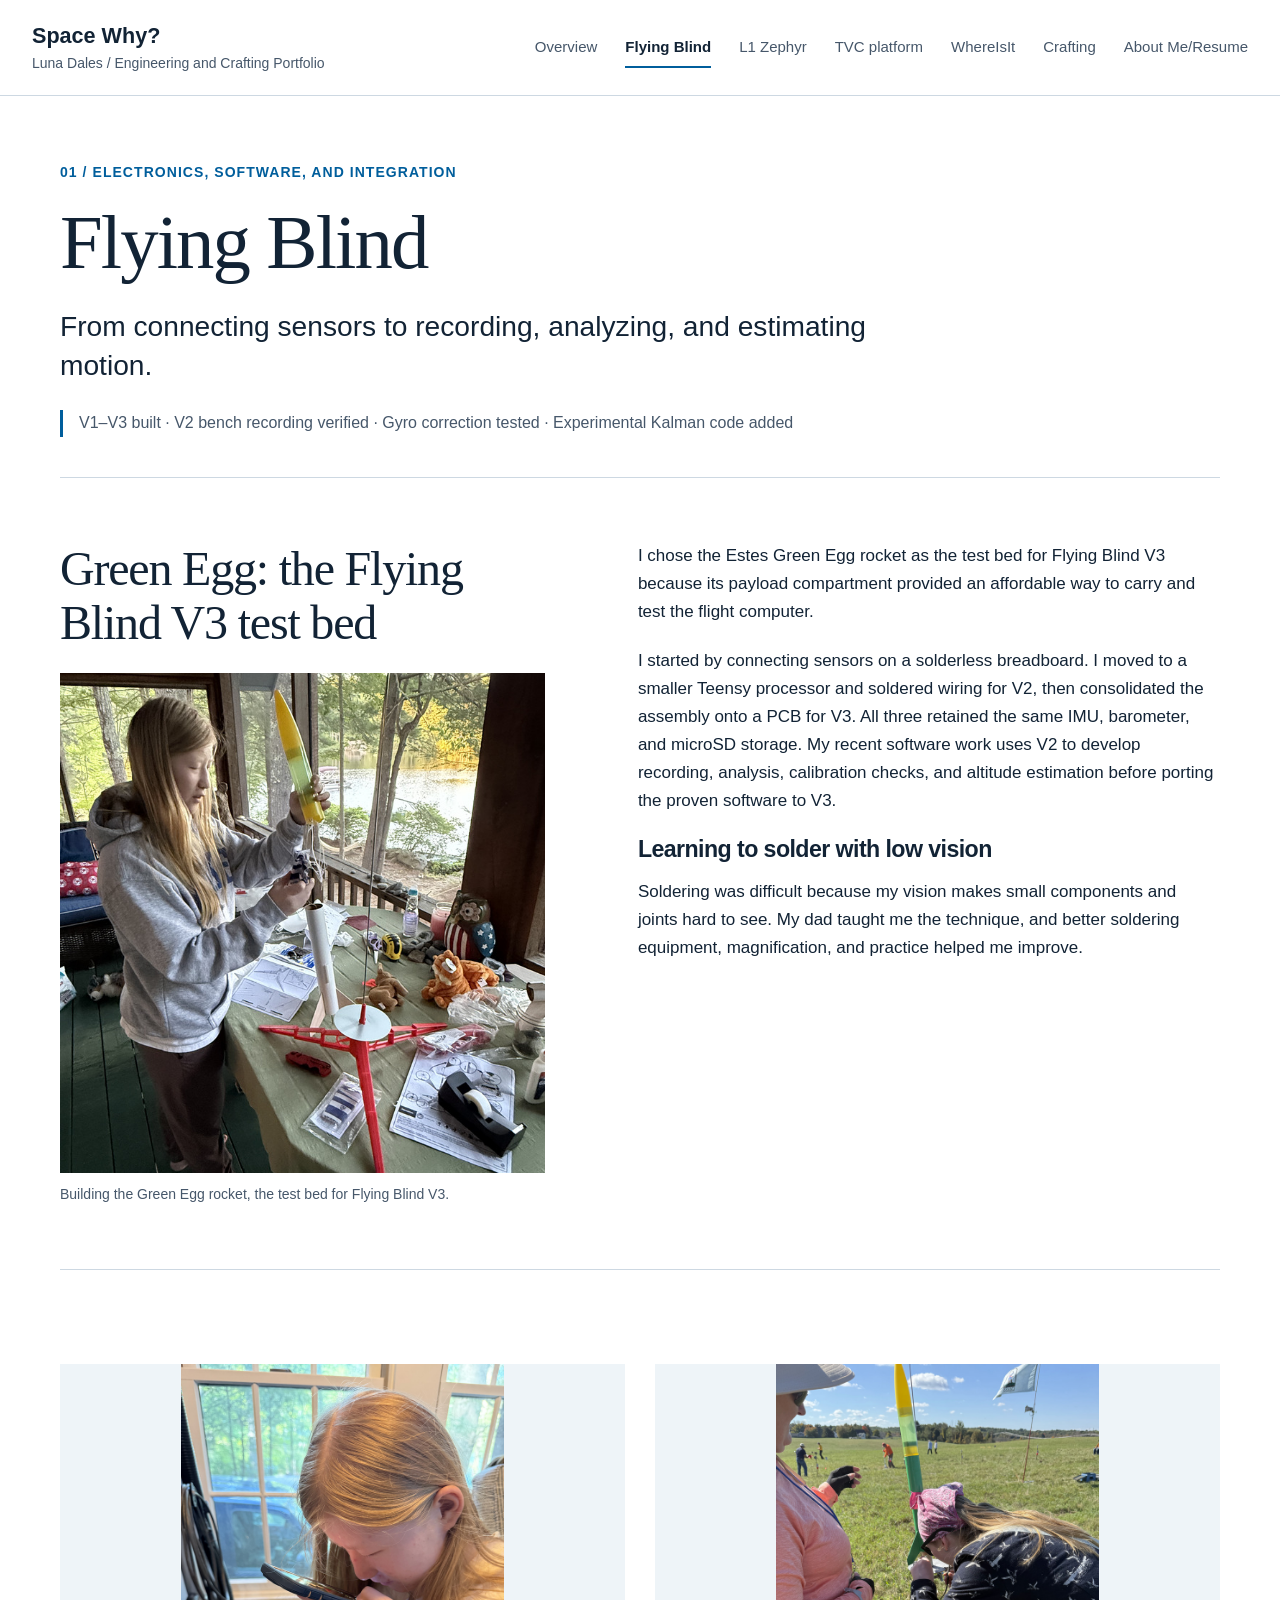
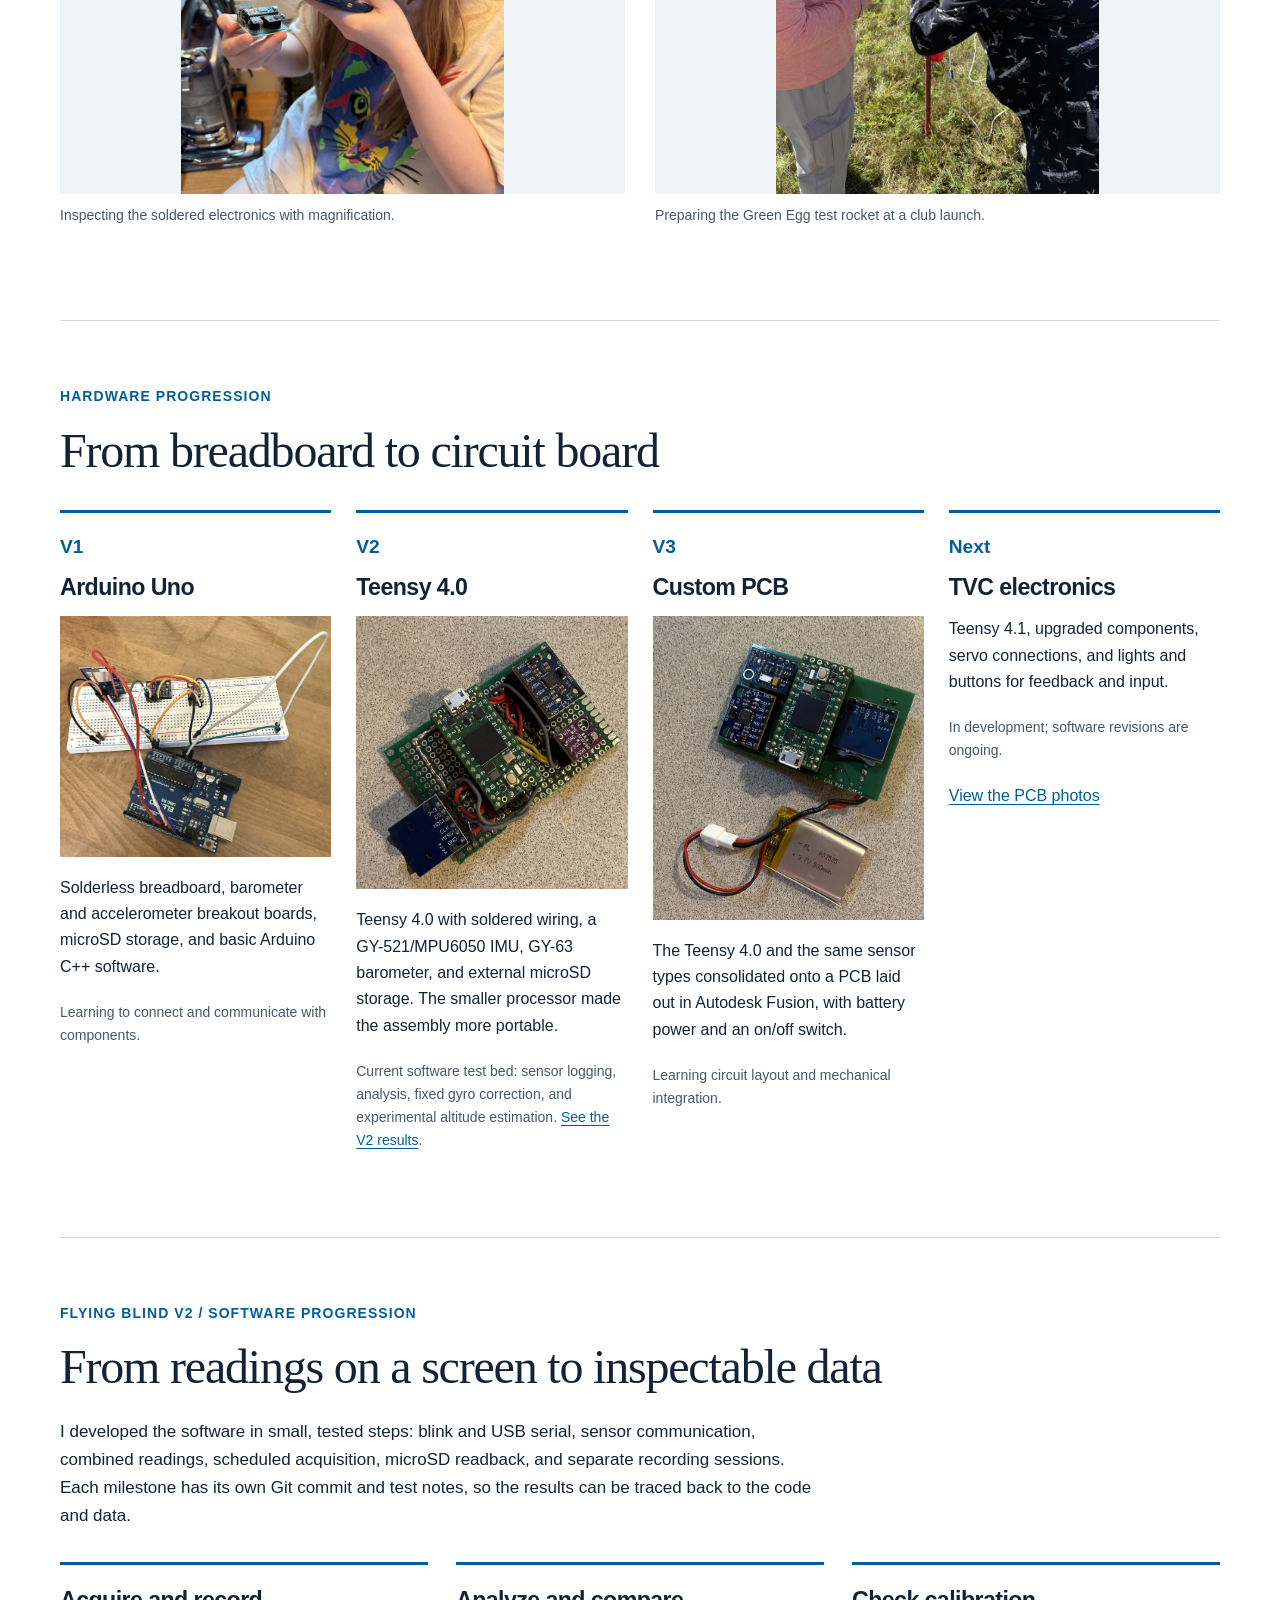
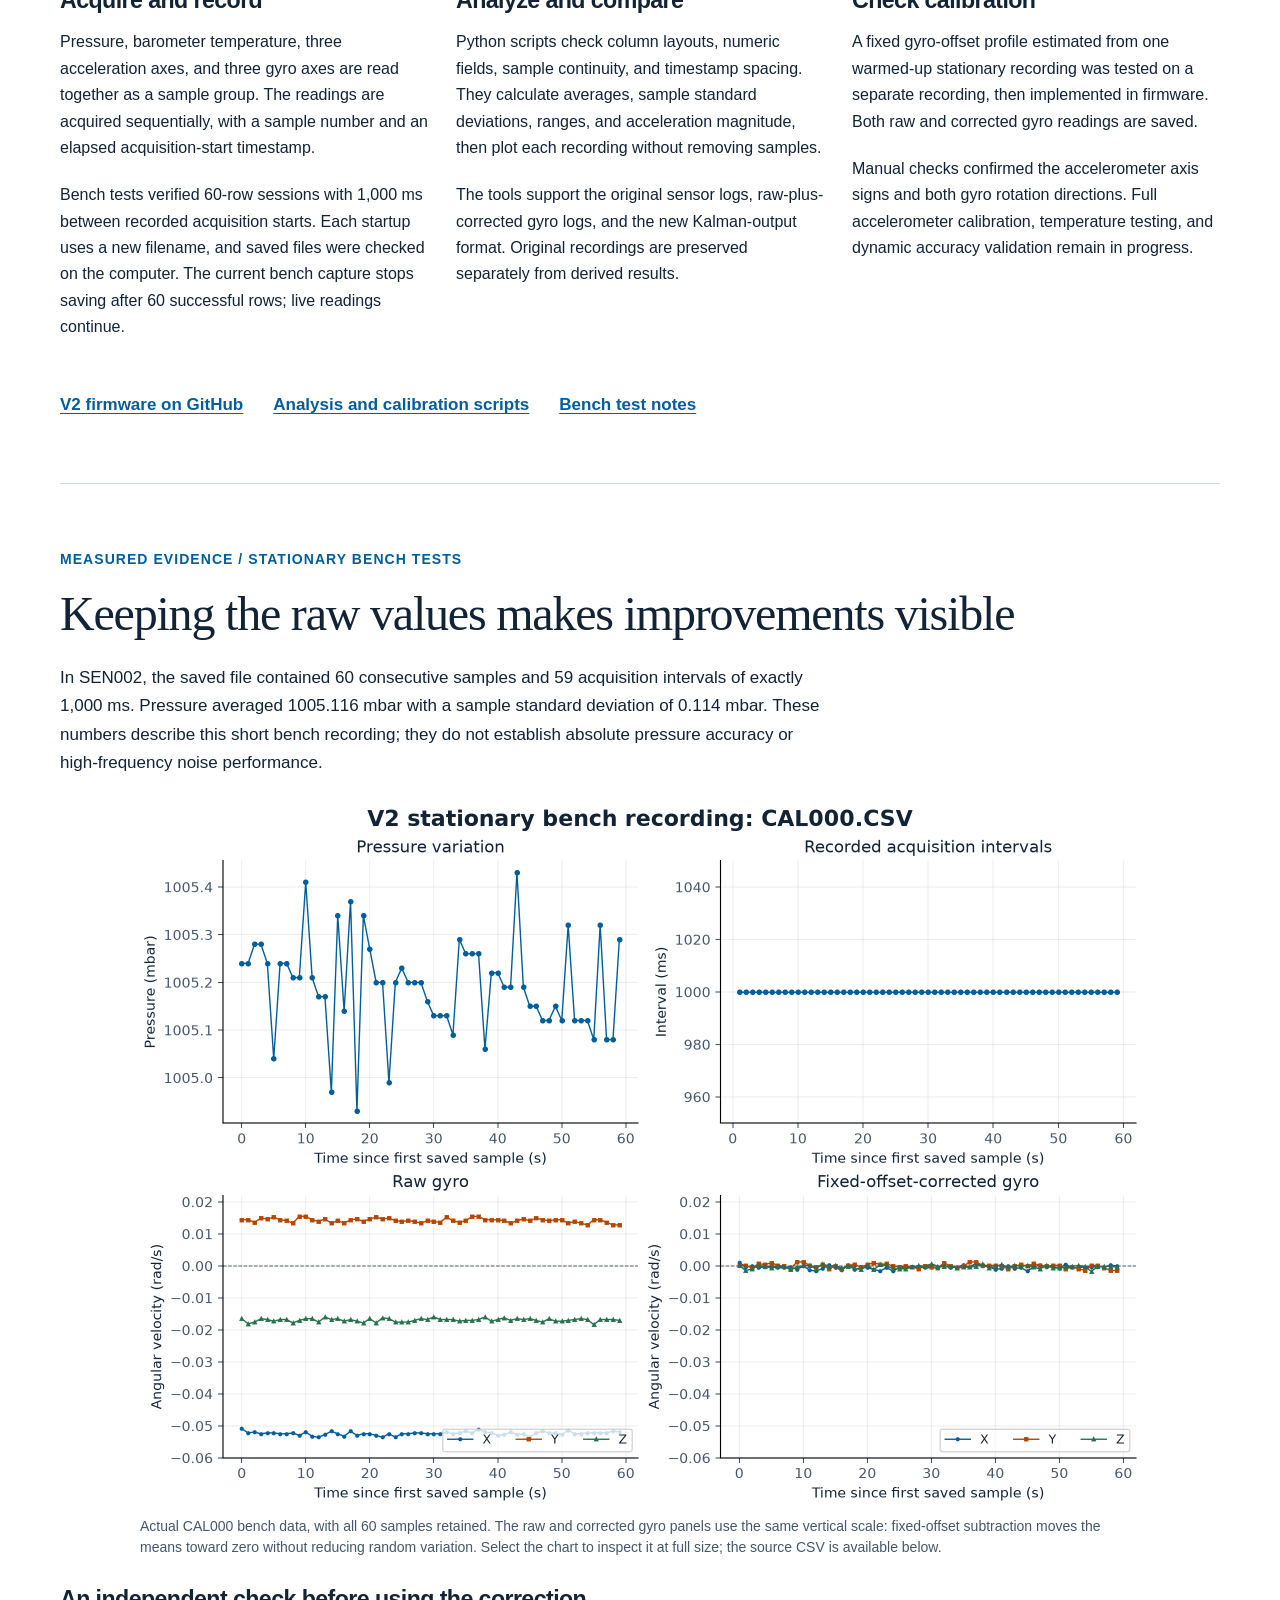
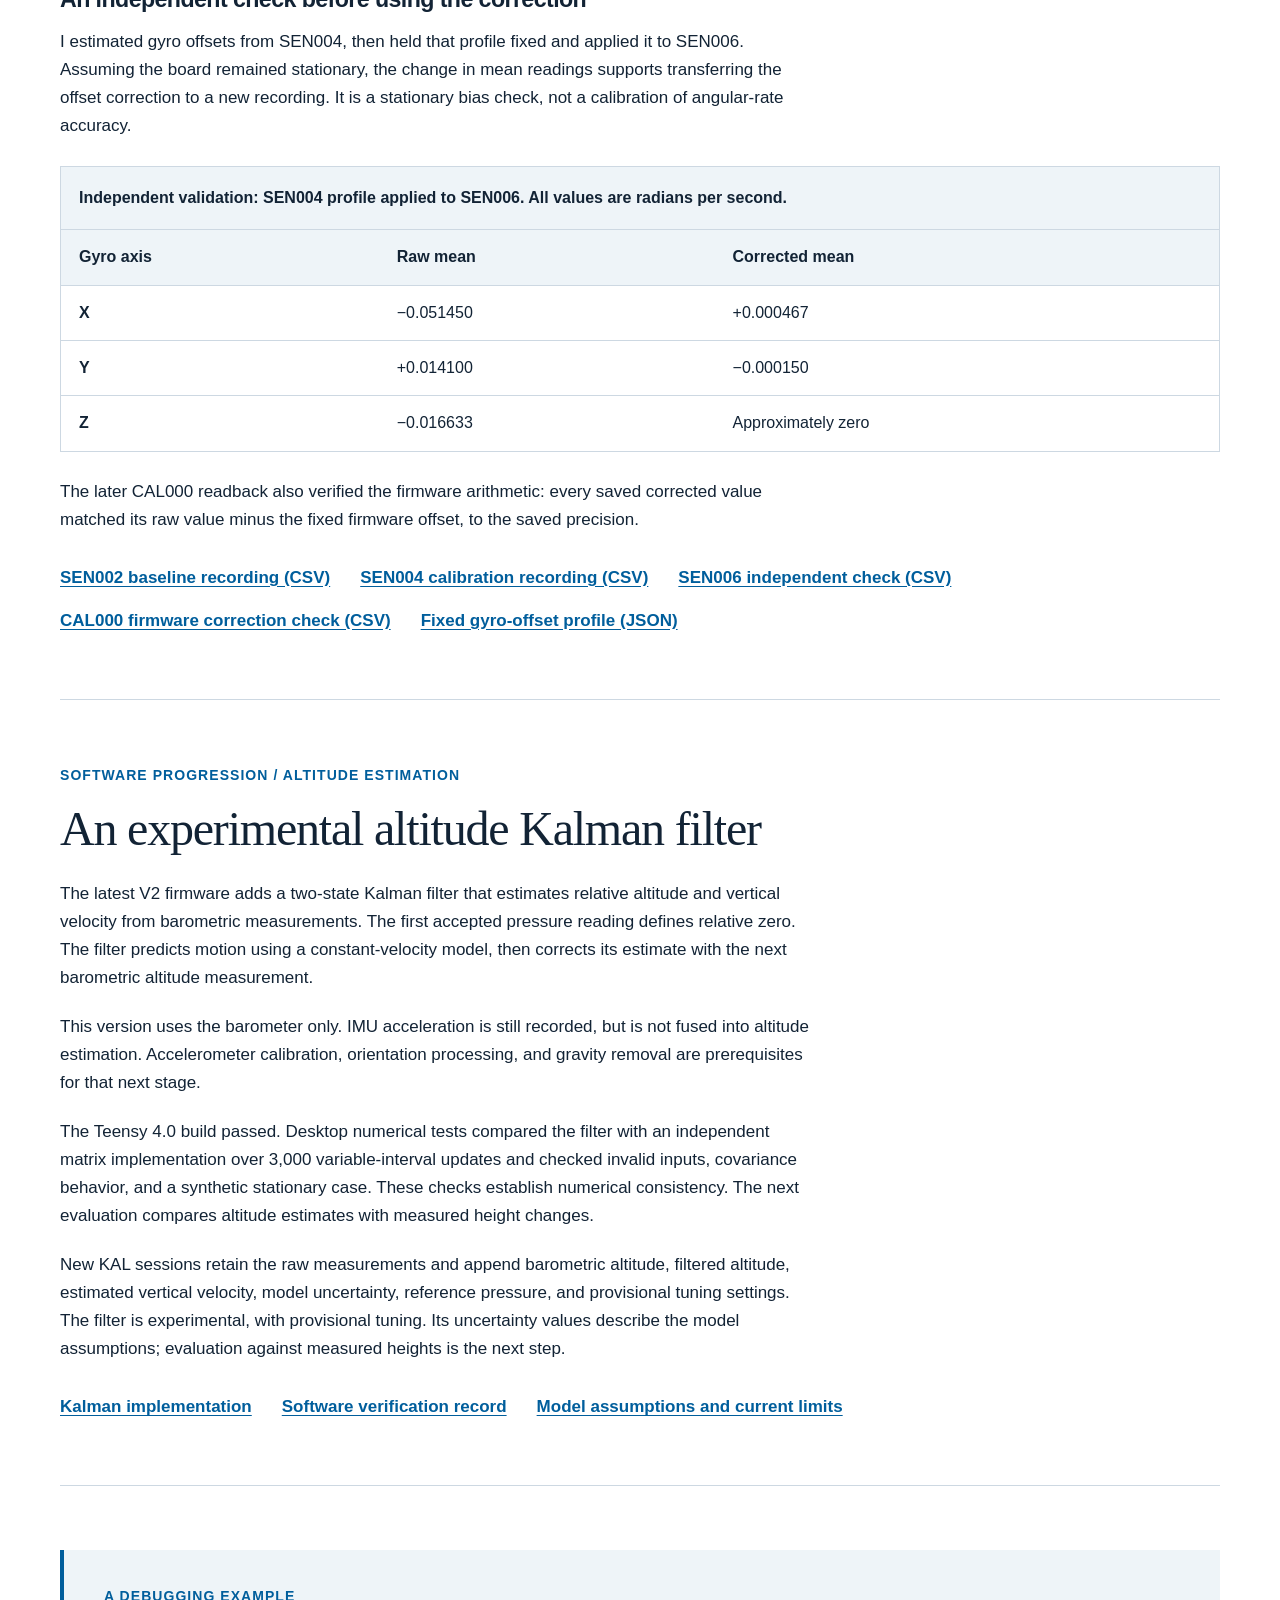
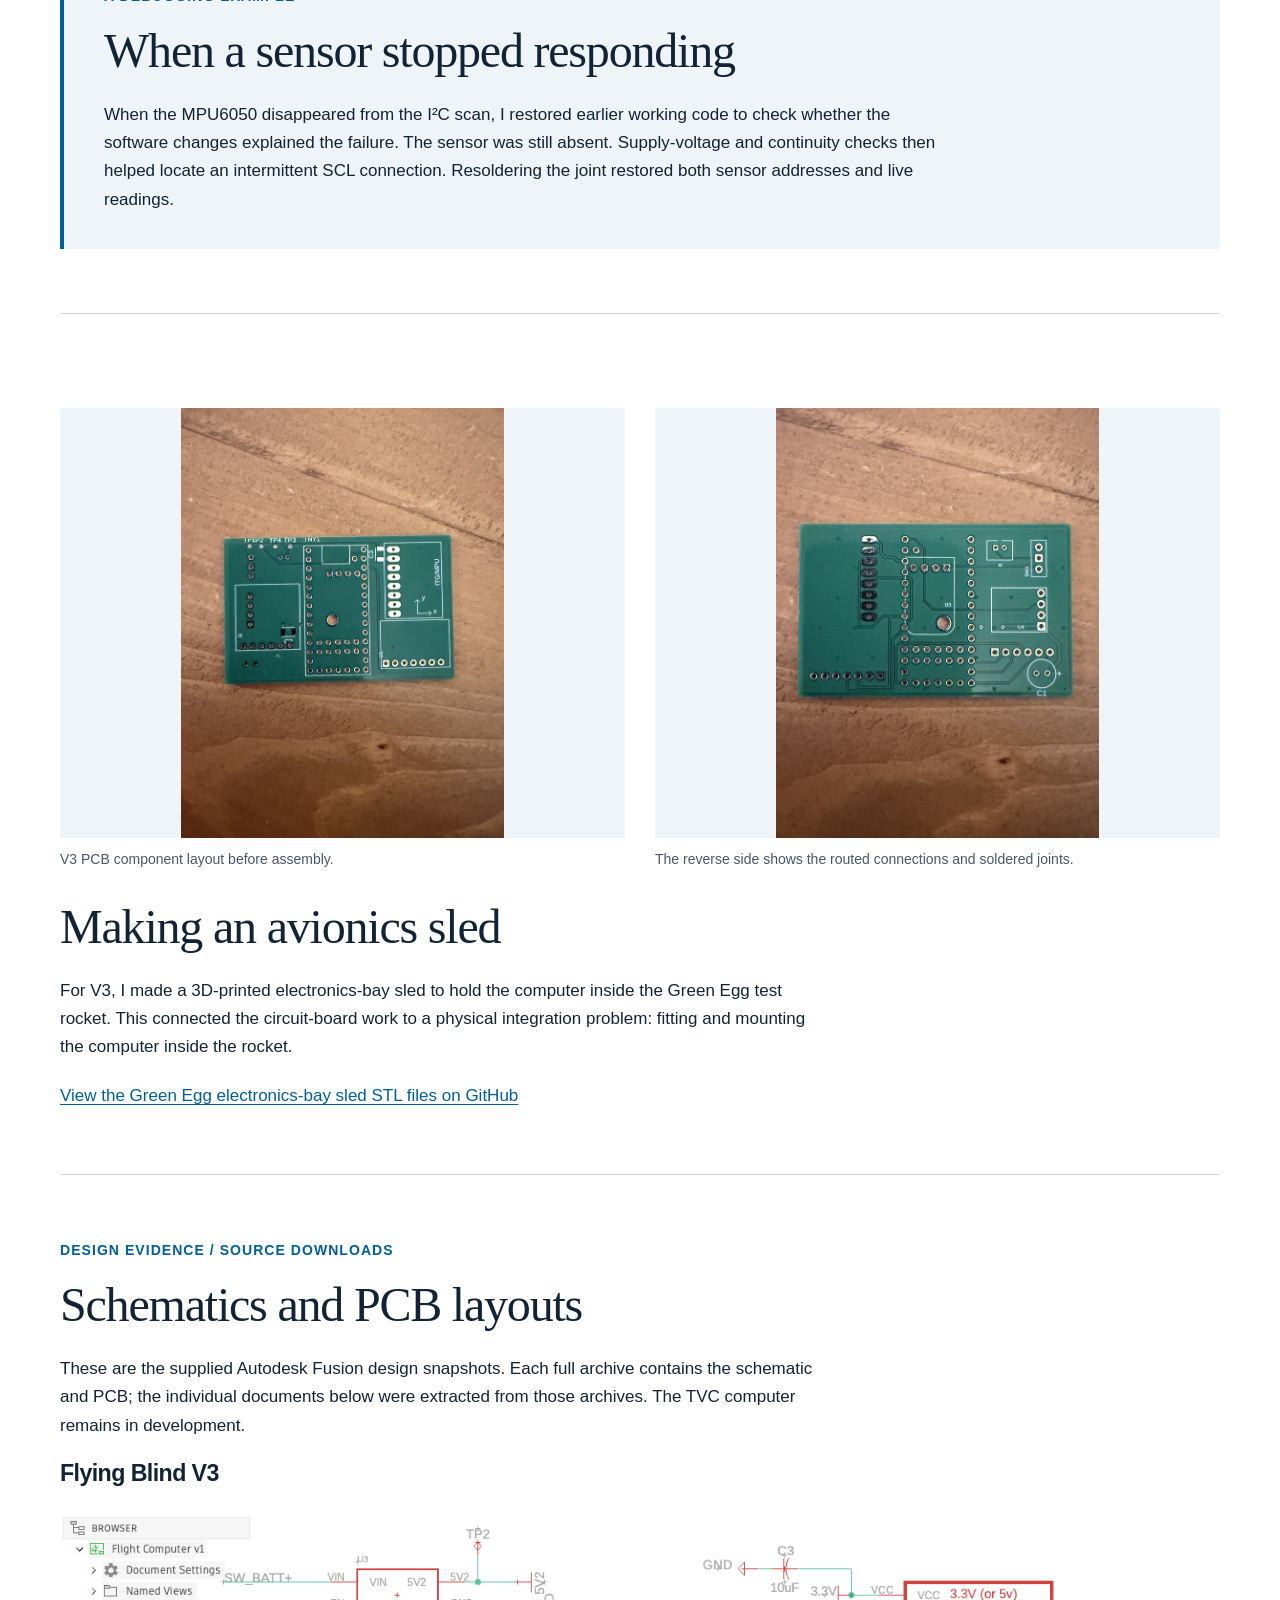
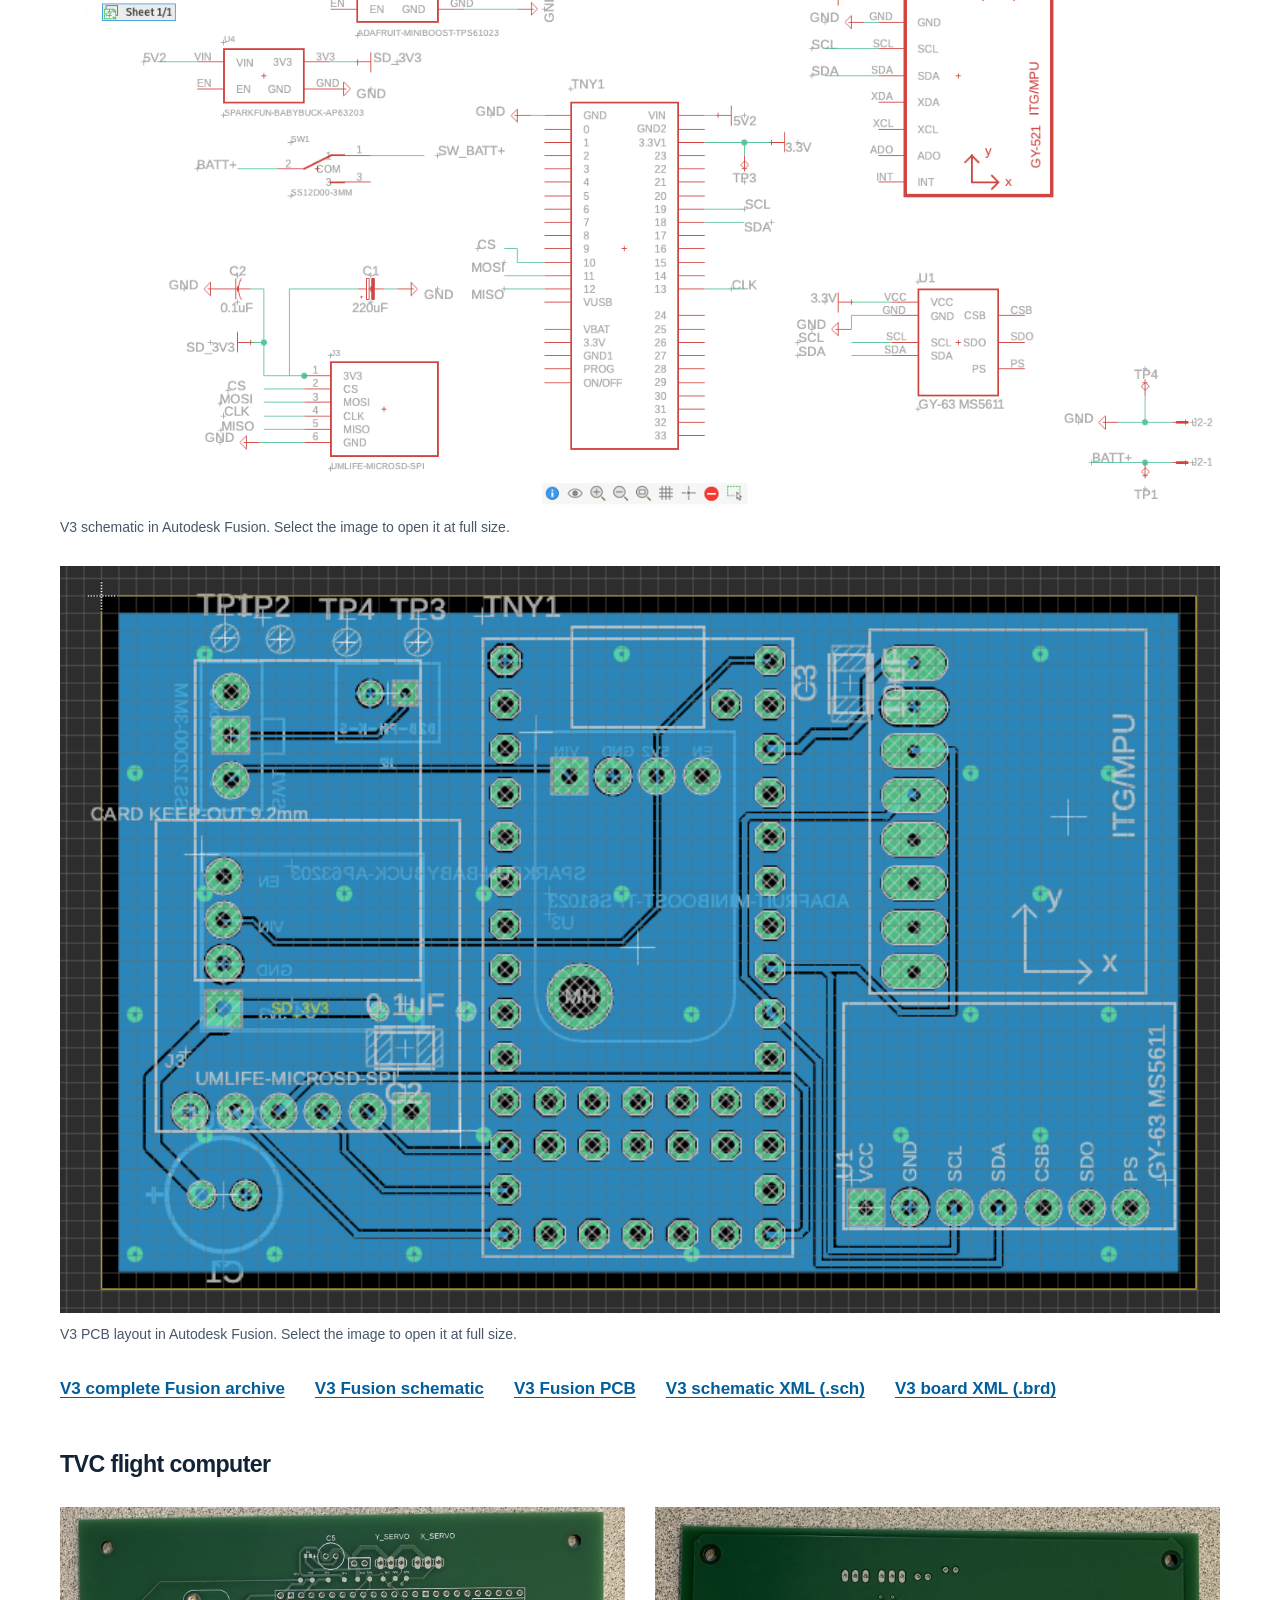
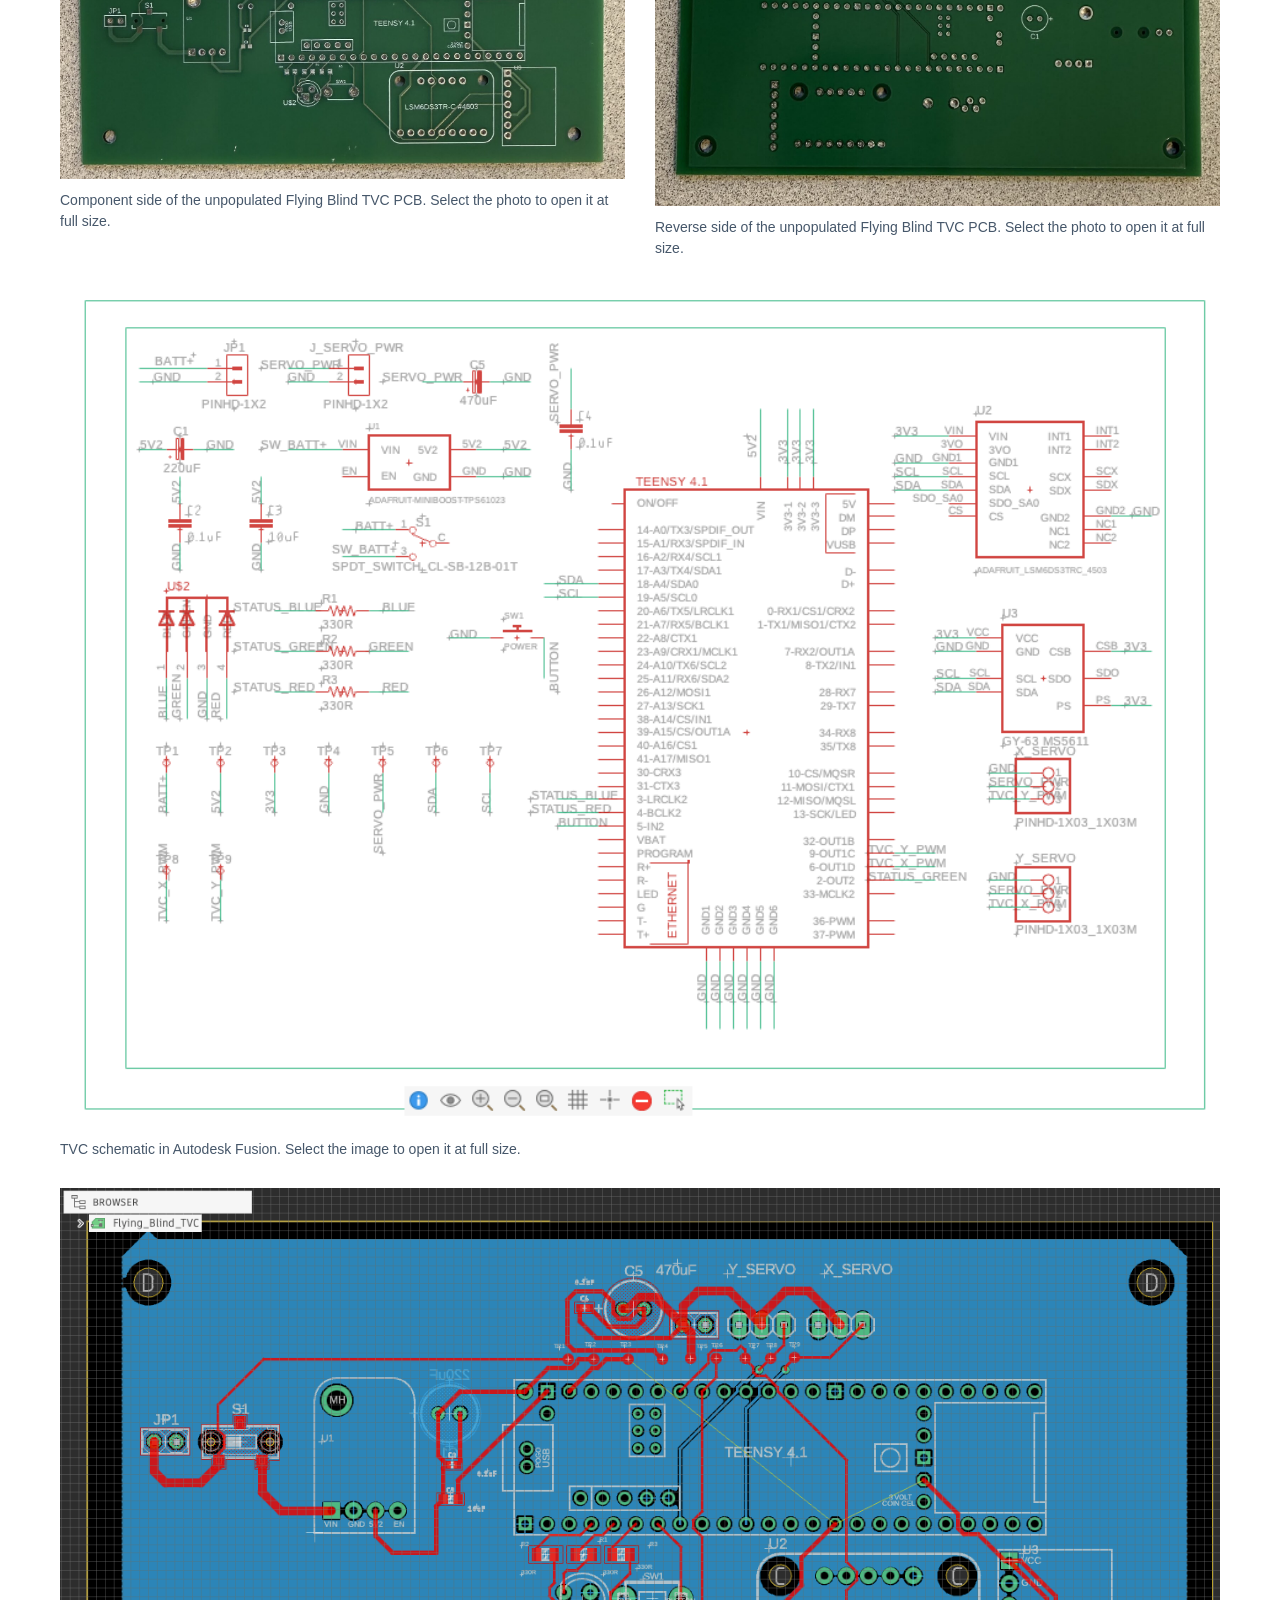
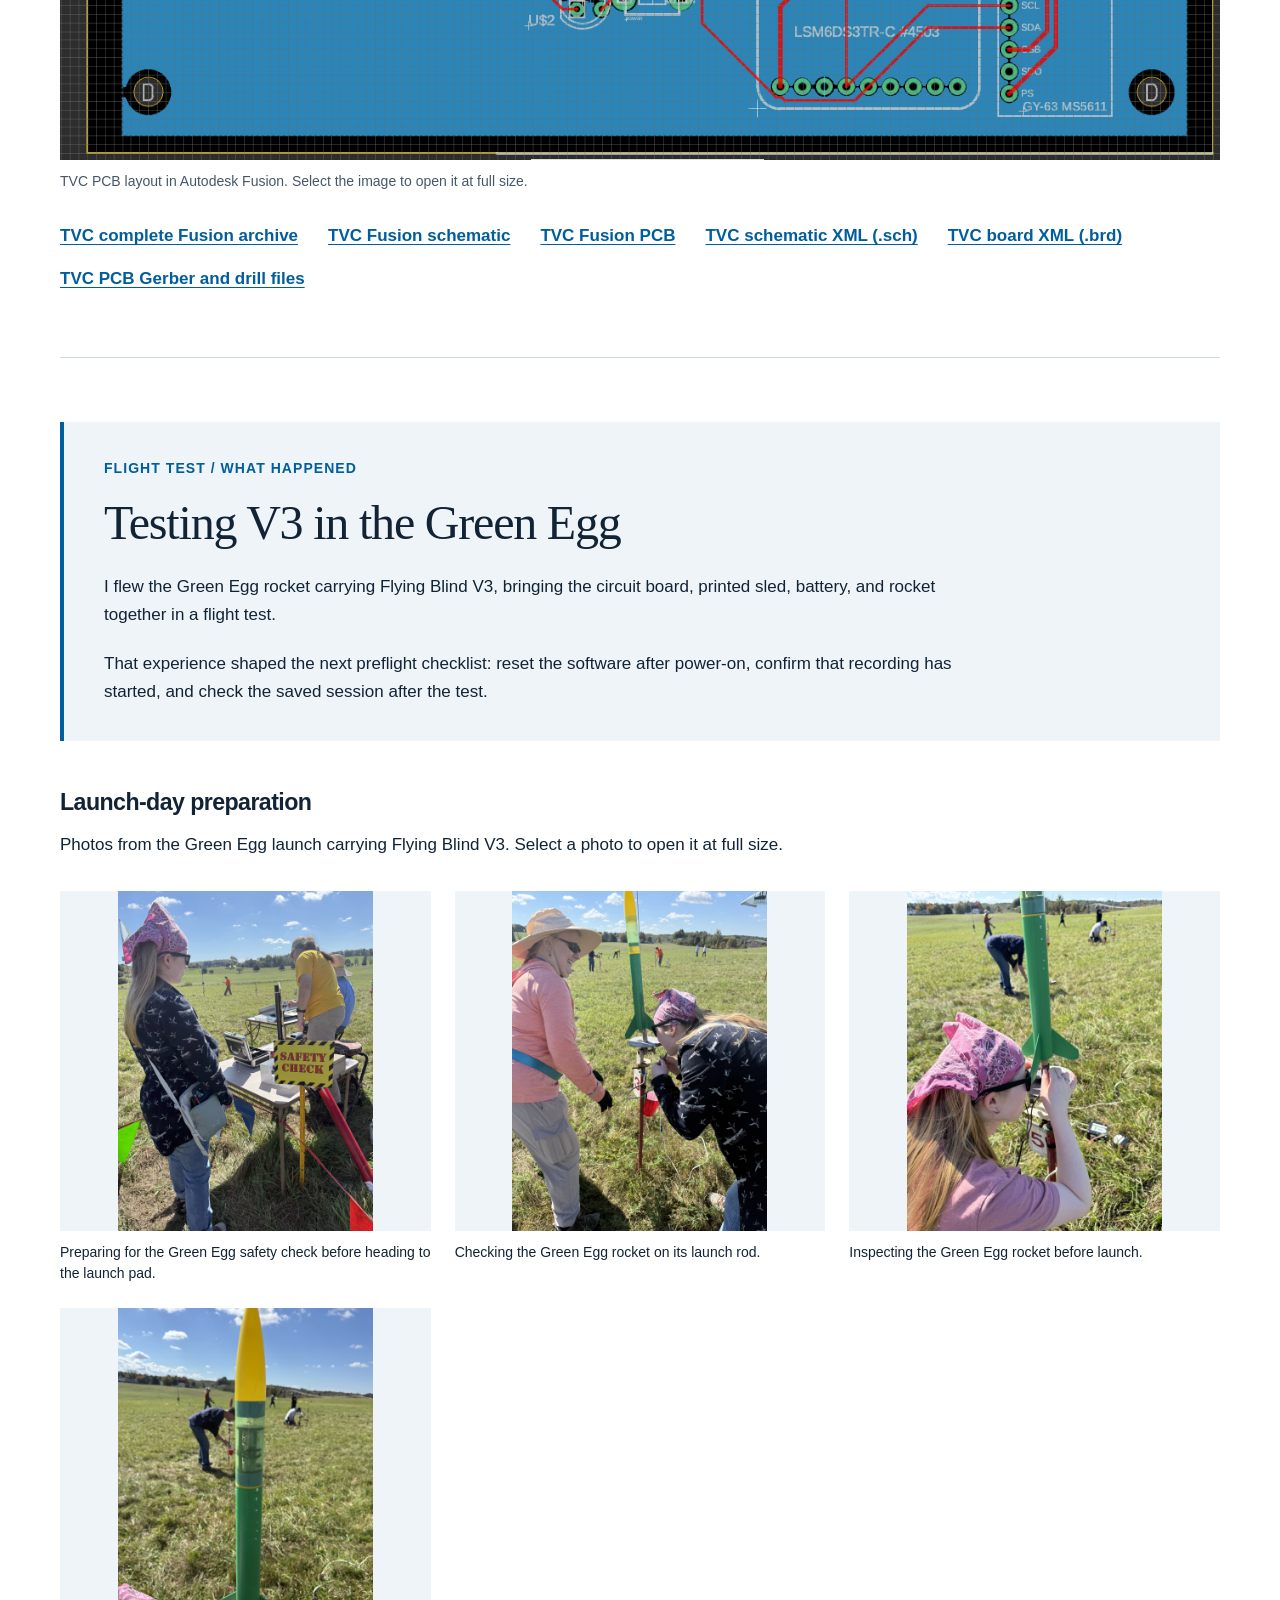
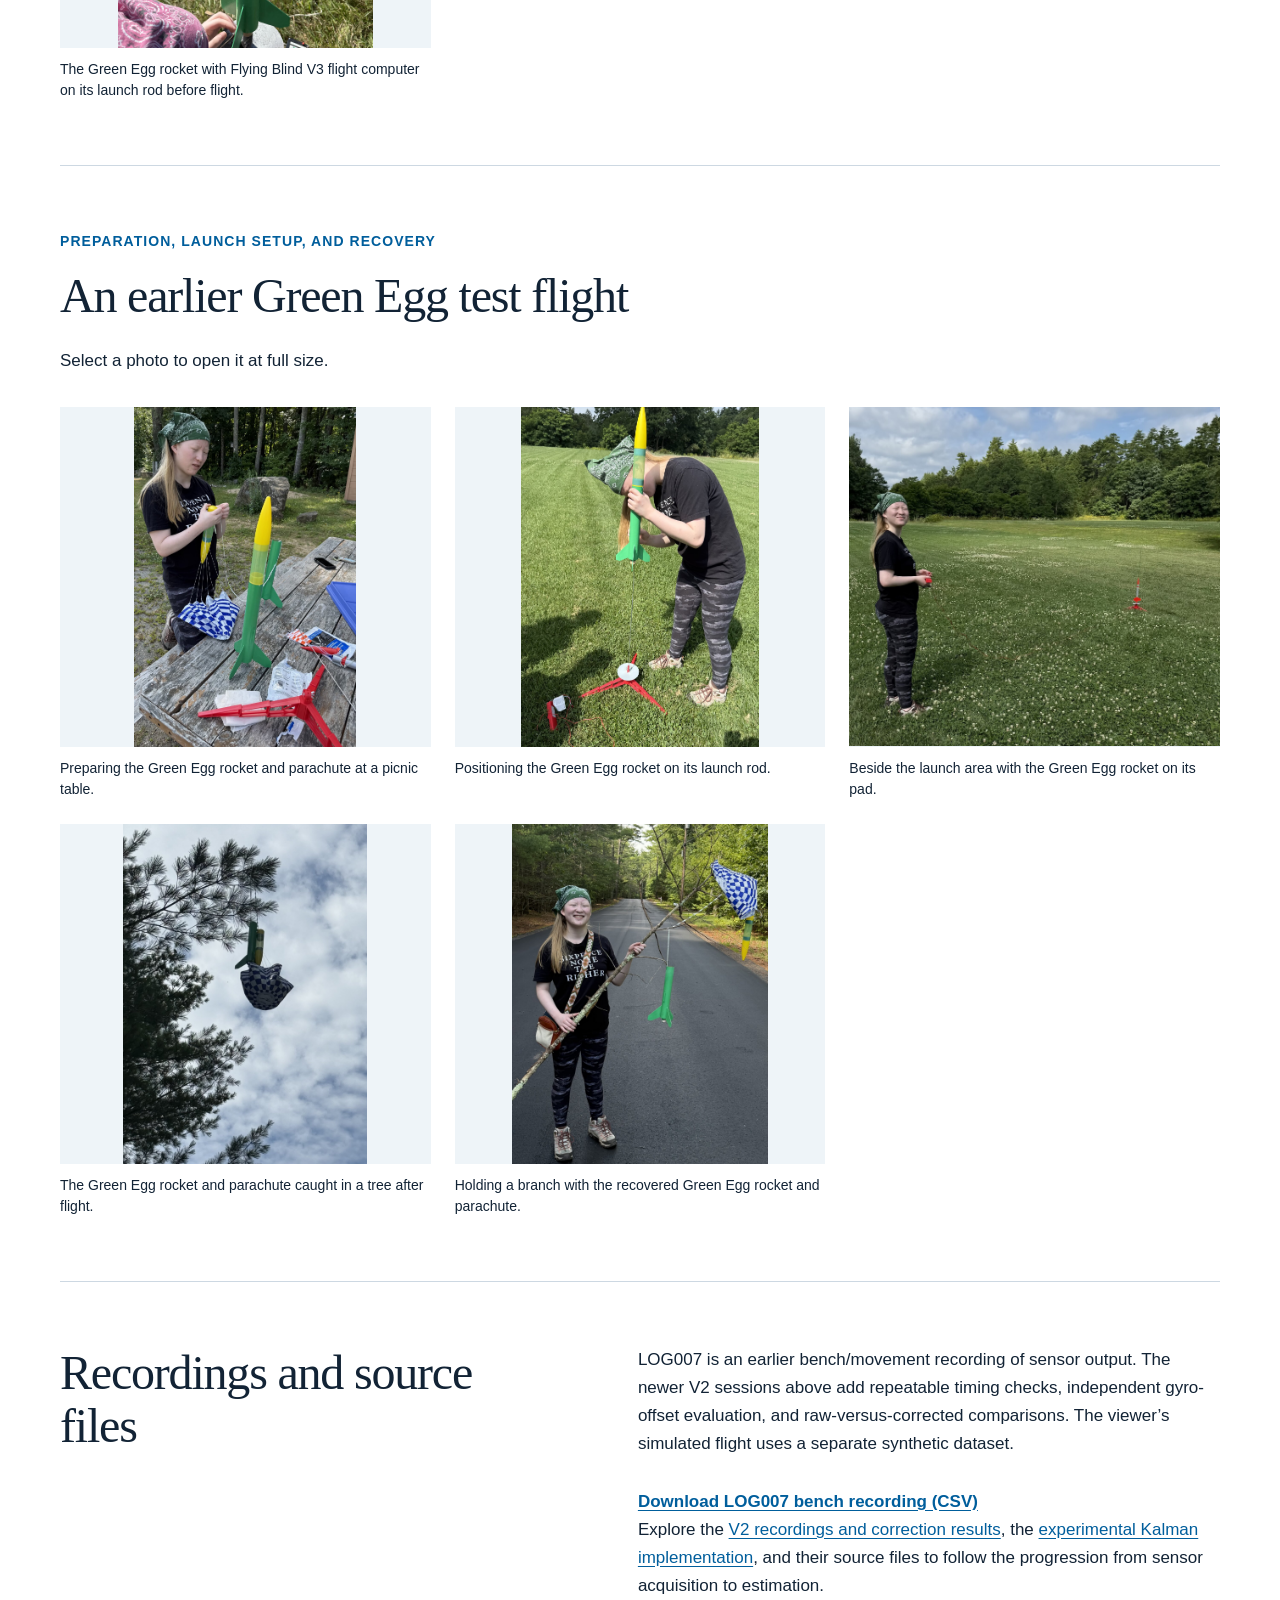
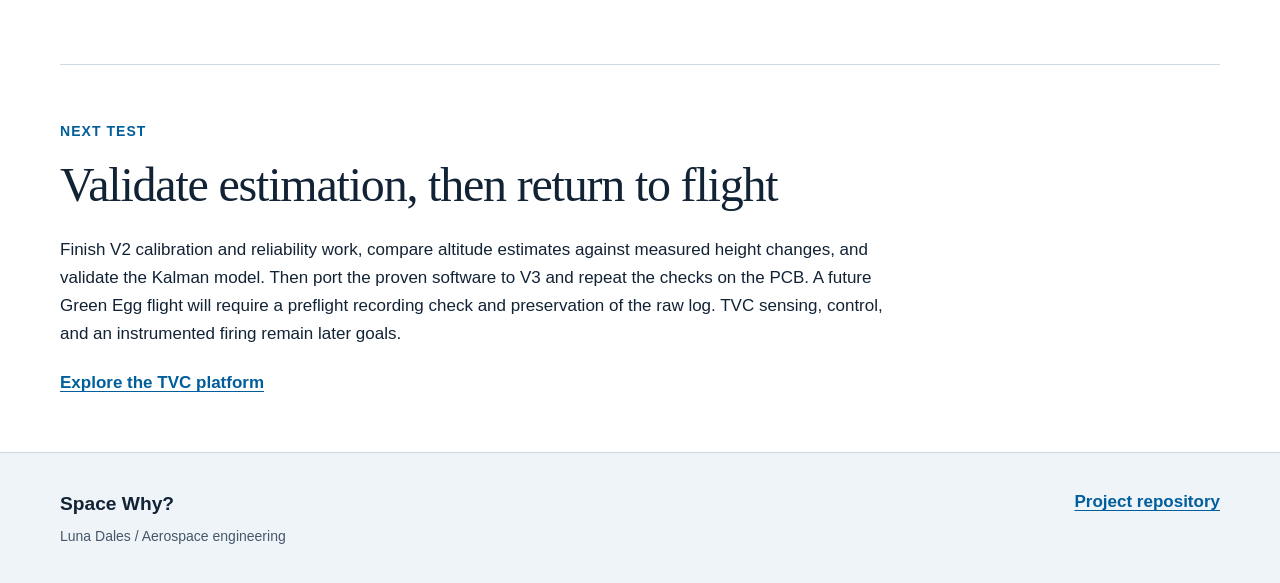
<file: docs/flying-blind.html>
<!doctype html><html lang="en"><head>
  <!-- Google tag (gtag.js) -->
<script async src="https://www.googletagmanager.com/gtag/js?id=G-DYVTEDY464"></script>
<script>
  window.dataLayer = window.dataLayer || [];
  function gtag(){dataLayer.push(arguments);}
  gtag('js', new Date());

  gtag('config', 'G-DYVTEDY464');
</script>
<meta charset="utf-8"><meta name="viewport" content="width=device-width,initial-scale=1"><title>Flying Blind flight computer | Space Why?</title><meta name="description" content="Flying Blind V1–V3: from breadboard to PCB, with verified V2 sensor recording, Python analysis, gyro correction, and experimental Kalman altitude estimation."><link rel="stylesheet" href="style.css"><link rel="icon" href="favicon.svg" type="image/svg+xml"></head><body><a class="skip" href="#main">Skip to content</a><header class="site-header"><div class="header-inner"><a class="brand" href="index.html">Space Why?<span>Luna Dales / Engineering and Crafting Portfolio</span></a><nav aria-label="Main navigation"><a href="index.html">Overview</a><a href="flying-blind.html" aria-current="page">Flying Blind</a><a href="zephyr.html">L1 Zephyr</a><a href="tvc.html">TVC platform</a>
<a href="whereisit.html">WhereIsIt</a><a href="crafting.html">Crafting</a><a href="about.html">About Me/Resume</a></nav></div></header><main id="main">
<section class="wrap case-heading"><p class="eyebrow">01 / Electronics, software, and integration</p><h1>Flying Blind</h1><p class="intro">From connecting sensors to recording, analyzing, and estimating motion.</p><p class="status">V1–V3 built · V2 bench recording verified · Gyro correction tested · Experimental Kalman code added</p></section>
<section class="wrap split section"><div><h2>Green Egg: the Flying Blind V3 test bed</h2><figure class=""><img src="assets/green-rocket.jpg" alt="I’m assembling the Green Egg rocket payload section" loading="lazy" width="900" height="1200"><figcaption>Building the Green Egg rocket, the test bed for Flying Blind V3.</figcaption></figure></div><div class="prose"><p>I chose the Estes Green Egg rocket as the test bed for Flying Blind V3 because its payload compartment provided an affordable way to carry and test the flight computer.</p><p>I started by connecting sensors on a solderless breadboard. I moved to a smaller Teensy processor and soldered wiring for V2, then consolidated the assembly onto a PCB for V3. All three retained the same IMU, barometer, and microSD storage. My recent software work uses V2 to develop recording, analysis, calibration checks, and altitude estimation before porting the proven software to V3.</p><h3>Learning to solder with low vision</h3><p>Soldering was difficult because my vision makes small components and joints hard to see. My dad taught me the technique, and better soldering equipment, magnification, and practice helped me improve.</p></div></section>
<section class="wrap section"><div class="photo-pair"><figure><img src="assets/v2-1202.jpg" alt="I’m inspecting a soldered flight computer using magnification" loading="lazy" width="750" height="1000"><figcaption>Inspecting the soldered electronics with magnification.</figcaption></figure><figure><img src="assets/flight-ready.jpg" alt="I’m preparing the Green Egg rocket on a launch pad" loading="lazy" width="750" height="1000"><figcaption>Preparing the Green Egg test rocket at a club launch.</figcaption></figure></div></section><section class="wrap section"><p class="eyebrow">Hardware progression</p><h2>From breadboard to circuit board</h2><div class="versions">
<article id="v1"><span class="version">V1</span><h3>Arduino Uno</h3><a href="assets/flying-blind-v1.jpg"><img src="assets/flying-blind-v1.jpg" alt="Flying Blind V1 prototype with an Arduino Uno connected to sensors on a solderless breadboard" loading="lazy" width="1400" height="1241" style="margin-bottom:18px"></a><p>Solderless breadboard, barometer and accelerometer breakout boards, microSD storage, and basic Arduino C++ software.</p><p class="small">Learning to connect and communicate with components.</p></article>
<article id="v2"><span class="version">V2</span><h3>Teensy 4.0</h3><a href="assets/flying-blind-v2.jpg"><img src="assets/flying-blind-v2.jpg" alt="Flying Blind V2 with a Teensy and sensor breakout boards soldered onto a prototyping board" loading="lazy" width="1590" height="1600" style="margin-bottom:18px"></a><p>Teensy 4.0 with soldered wiring, a GY-521/MPU6050 IMU, GY-63 barometer, and external microSD storage. The smaller processor made the assembly more portable.</p><p class="small">Current software test bed: sensor logging, analysis, fixed gyro correction, and experimental altitude estimation. <a href="#v2-software">See the V2 results</a>.</p></article>
<article id="v3"><span class="version">V3</span><h3>Custom PCB</h3><a href="assets/flying-blind-v3-battery.jpg"><img src="assets/flying-blind-v3-battery.jpg" alt="Flying Blind V3 custom circuit board with its connected battery" loading="lazy" width="1430" height="1600" style="margin-bottom:18px"></a><p>The Teensy 4.0 and the same sensor types consolidated onto a PCB laid out in Autodesk Fusion, with battery power and an on/off switch.</p><p class="small">Learning circuit layout and mechanical integration.</p></article>
<article><span class="version">Next</span><h3>TVC electronics</h3><p>Teensy 4.1, upgraded components, servo connections, and lights and buttons for feedback and input.</p><p class="small">In development; software revisions are ongoing.</p><p><a href="#tvc-pcb-photos">View the PCB photos</a></p></article></div></section>

<section class="wrap section" id="v2-software" aria-labelledby="v2-software-heading">
  <p class="eyebrow">Flying Blind V2 / Software progression</p>
  <h2 id="v2-software-heading">From readings on a screen to inspectable data</h2>
  <p class="prose">I developed the software in small, tested steps: blink and USB serial, sensor communication, combined readings, scheduled acquisition, microSD readback, and separate recording sessions. Each milestone has its own Git commit and test notes, so the results can be traced back to the code and data.</p>
  <div class="v2-capability-grid">
    <article><h3>Acquire and record</h3><p>Pressure, barometer temperature, three acceleration axes, and three gyro axes are read together as a sample group. The readings are acquired sequentially, with a sample number and an elapsed acquisition-start timestamp.</p><p>Bench tests verified 60-row sessions with 1,000 ms between recorded acquisition starts. Each startup uses a new filename, and saved files were checked on the computer. The current bench capture stops saving after 60 successful rows; live readings continue.</p></article>
    <article><h3>Analyze and compare</h3><p>Python scripts check column layouts, numeric fields, sample continuity, and timestamp spacing. They calculate averages, sample standard deviations, ranges, and acceleration magnitude, then plot each recording without removing samples.</p><p>The tools support the original sensor logs, raw-plus-corrected gyro logs, and the new Kalman-output format. Original recordings are preserved separately from derived results.</p></article>
    <article><h3>Check calibration</h3><p>A fixed gyro-offset profile estimated from one warmed-up stationary recording was tested on a separate recording, then implemented in firmware. Both raw and corrected gyro readings are saved.</p><p>Manual checks confirmed the accelerometer axis signs and both gyro rotation directions. Full accelerometer calibration, temperature testing, and dynamic accuracy validation remain in progress.</p></article>
  </div>
  <div class="evidence-links">
    <a href="https://github.com/luna-dales/space-why/tree/main/firmware/flying-blind-v2/src/main.cpp">V2 firmware on GitHub</a>
    <a href="https://github.com/luna-dales/space-why/tree/main/firmware/flying-blind-v2/analysis">Analysis and calibration scripts</a>
    <a href="https://github.com/luna-dales/space-why/blob/main/firmware/flying-blind-v2/TESTING.md">Bench test notes</a>
  </div>
</section>

<section class="wrap section" id="v2-results" aria-labelledby="v2-results-heading">
  <p class="eyebrow">Measured evidence / Stationary bench tests</p>
  <h2 id="v2-results-heading">Keeping the raw values makes improvements visible</h2>
  <p class="prose">In SEN002, the saved file contained 60 consecutive samples and 59 acquisition intervals of exactly 1,000 ms. Pressure averaged 1005.116 mbar with a sample standard deviation of 0.114 mbar. These numbers describe this short bench recording; they do not establish absolute pressure accuracy or high-frequency noise performance.</p>
  <figure class="design-image v2-results-figure">
    <a href="assets/v2-bench-results.png"><img src="assets/v2-bench-results.png" alt="Four plots of stationary V2 recording CAL000: pressure varies around 1005.2 mbar, all 59 sample intervals are 1000 milliseconds, raw gyro axes have distinct offsets, and corrected axes lie closer to zero on the same vertical scale." loading="lazy" width="2000" height="1400"></a>
    <figcaption>Actual CAL000 bench data, with all 60 samples retained. The raw and corrected gyro panels use the same vertical scale: fixed-offset subtraction moves the means toward zero without reducing random variation. Select the chart to inspect it at full size; the source CSV is available below.</figcaption>
  </figure>
  <h3>An independent check before using the correction</h3>
  <p class="prose">I estimated gyro offsets from SEN004, then held that profile fixed and applied it to SEN006. Assuming the board remained stationary, the change in mean readings supports transferring the offset correction to a new recording. It is a stationary bias check, not a calibration of angular-rate accuracy.</p>
  <div class="v2-table-scroll" tabindex="0" role="region" aria-label="Independent gyro correction results; scroll horizontally if needed">
    <table class="v2-results-table">
      <caption>Independent validation: SEN004 profile applied to SEN006. All values are radians per second.</caption>
      <thead><tr><th scope="col">Gyro axis</th><th scope="col">Raw mean</th><th scope="col">Corrected mean</th></tr></thead>
      <tbody><tr><th scope="row">X</th><td>−0.051450</td><td>+0.000467</td></tr><tr><th scope="row">Y</th><td>+0.014100</td><td>−0.000150</td></tr><tr><th scope="row">Z</th><td>−0.016633</td><td>Approximately zero</td></tr></tbody>
    </table>
  </div>
  <p class="prose">The later CAL000 readback also verified the firmware arithmetic: every saved corrected value matched its raw value minus the fixed firmware offset, to the saved precision.</p>
  <div class="evidence-links">
    <a href="evidence/v2-SEN002.csv" download>SEN002 baseline recording (CSV)</a>
    <a href="evidence/v2-SEN004.csv" download>SEN004 calibration recording (CSV)</a>
    <a href="evidence/v2-SEN006.csv" download>SEN006 independent check (CSV)</a>
    <a href="evidence/v2-CAL000.csv" download>CAL000 firmware correction check (CSV)</a>
    <a href="evidence/v2-SEN004-gyro-bias.json" download>Fixed gyro-offset profile (JSON)</a>
  </div>
</section>

<section class="wrap section" id="v2-kalman" aria-labelledby="v2-kalman-heading">
  <p class="eyebrow">Software progression / Altitude estimation</p>
  <h2 id="v2-kalman-heading">An experimental altitude Kalman filter</h2>
  <div class="prose">
    <p>The latest V2 firmware adds a two-state Kalman filter that estimates relative altitude and vertical velocity from barometric measurements. The first accepted pressure reading defines relative zero. The filter predicts motion using a constant-velocity model, then corrects its estimate with the next barometric altitude measurement.</p>
    <p>This version uses the barometer only. IMU acceleration is still recorded, but is not fused into altitude estimation. Accelerometer calibration, orientation processing, and gravity removal are prerequisites for that next stage.</p>
    <p>The Teensy 4.0 build passed. Desktop numerical tests compared the filter with an independent matrix implementation over 3,000 variable-interval updates and checked invalid inputs, covariance behavior, and a synthetic stationary case. These checks establish numerical consistency. The next evaluation compares altitude estimates with measured height changes.</p>
    <p>New KAL sessions retain the raw measurements and append barometric altitude, filtered altitude, estimated vertical velocity, model uncertainty, reference pressure, and provisional tuning settings. The filter is experimental, with provisional tuning. Its uncertainty values describe the model assumptions; evaluation against measured heights is the next step.</p>
  </div>
  <div class="evidence-links">
    <a href="https://github.com/luna-dales/space-why/blob/main/firmware/flying-blind-v2/include/AltitudeKalman.h">Kalman implementation</a>
    <a href="https://github.com/luna-dales/space-why/blob/main/firmware/flying-blind-v2/VALIDATION.txt">Software verification record</a>
    <a href="https://github.com/luna-dales/space-why/blob/main/firmware/flying-blind-v2/KALMAN-NOTES.txt">Model assumptions and current limits</a>
  </div>
</section>

<section class="wrap section" id="v2-debugging">
  <div class="lesson"><p class="eyebrow">A debugging example</p><h2>When a sensor stopped responding</h2>
    <p>When the MPU6050 disappeared from the I²C scan, I restored earlier working code to check whether the software changes explained the failure. The sensor was still absent. Supply-voltage and continuity checks then helped locate an intermittent SCL connection. Resoldering the joint restored both sensor addresses and live readings.</p>
  </div>
</section>

<section class="wrap section" id="sled-files"><div class="photo-pair"><figure class=""><img src="assets/v3-detail2.jpg" alt="Component side of the unpopulated Flying Blind V3 PCB" loading="lazy" width="900" height="1200"><figcaption>V3 PCB component layout before assembly.</figcaption></figure><figure class=""><img src="assets/v3-detail.jpg" alt="Trace side of the Flying Blind V3 PCB" loading="lazy" width="900" height="1200"><figcaption>The reverse side shows the routed connections and soldered joints.</figcaption></figure></div><div class="prose"><h2>Making an avionics sled</h2><p>For V3, I made a 3D-printed electronics-bay sled to hold the computer inside the Green Egg test rocket. This connected the circuit-board work to a physical integration problem: fitting and mounting the computer inside the rocket.</p><p><a href="https://github.com/luna-dales/space-why/tree/main/flying-blind/Green%20Egg%20Test%20Rocket">View the Green Egg electronics-bay sled STL files on GitHub</a></p></div></section>
<section class="wrap section" id="design-files"><p class="eyebrow">Design evidence / Source downloads</p><h2>Schematics and PCB layouts</h2><p class="prose">These are the supplied Autodesk Fusion design snapshots. Each full archive contains the schematic and PCB; the individual documents below were extracted from those archives. The TVC computer remains in development.</p><h3>Flying Blind V3</h3><figure class="design-image"><a href="assets/flying-blind-v3-schematic.png"><img src="assets/flying-blind-v3-schematic.png" alt="Flying Blind V3 schematic showing the Teensy, sensors, microSD connections, and power circuitry" loading="lazy" width="1323" height="683"></a><figcaption>V3 schematic in Autodesk Fusion. Select the image to open it at full size.</figcaption></figure><figure class="design-image"><a href="assets/flying-blind-v3-pcb.png"><img src="assets/flying-blind-v3-pcb.png" alt="Flying Blind V3 PCB layout in Autodesk Fusion showing traces, pads, and component placement" loading="lazy" width="798" height="514"></a><figcaption>V3 PCB layout in Autodesk Fusion. Select the image to open it at full size.</figcaption></figure><div class="evidence-links"><a href="evidence/flying-blind-v3-fusion.f3z" download>V3 complete Fusion archive</a><a href="evidence/flying-blind-v3.fsch" download>V3 Fusion schematic</a><a href="evidence/flying-blind-v3.fbrd" download>V3 Fusion PCB</a><a href="evidence/flying-blind-v3.sch" download>V3 schematic XML (.sch)</a><a href="evidence/flying-blind-v3.brd" download>V3 board XML (.brd)</a></div><h3 class="design-subheading" id="tvc-pcb-photos">TVC flight computer</h3><div class="photo-pair design-pair"><figure><a href="assets/flying-blind-tvc-pcb-front.jpg"><img src="assets/flying-blind-tvc-pcb-front.jpg" alt="Component side of the unpopulated Flying Blind TVC PCB." loading="lazy" width="1600" height="769"></a><figcaption>Component side of the unpopulated Flying Blind TVC PCB. Select the photo to open it at full size.</figcaption></figure><figure><a href="assets/flying-blind-tvc-pcb-back.jpg"><img src="assets/flying-blind-tvc-pcb-back.jpg" alt="Reverse side of the unpopulated Flying Blind TVC PCB." loading="lazy" width="1600" height="846"></a><figcaption>Reverse side of the unpopulated Flying Blind TVC PCB. Select the photo to open it at full size.</figcaption></figure></div><figure class="design-image"><a href="assets/flying-blind-tvc-schematic.png"><img src="assets/flying-blind-tvc-schematic.png" alt="TVC flight computer schematic in Autodesk Fusion showing Teensy 4.1, sensors, power circuitry, status LEDs, and servo connectors" loading="lazy" width="943" height="682"></a><figcaption>TVC schematic in Autodesk Fusion. Select the image to open it at full size.</figcaption></figure><figure class="design-image"><a href="assets/flying-blind-tvc-pcb.png"><img src="assets/flying-blind-tvc-pcb.png" alt="TVC flight computer PCB layout in Autodesk Fusion showing routing, Teensy 4.1 placement, sensors, and servo connections" loading="lazy" width="1318" height="650"></a><figcaption>TVC PCB layout in Autodesk Fusion. Select the image to open it at full size.</figcaption></figure><div class="evidence-links"><a href="evidence/flying-blind-tvc-fusion.f3z" download>TVC complete Fusion archive</a><a href="evidence/flying-blind-tvc.fsch" download>TVC Fusion schematic</a><a href="evidence/flying-blind-tvc.fbrd" download>TVC Fusion PCB</a><a href="evidence/flying-blind-tvc.sch" download>TVC schematic XML (.sch)</a><a href="evidence/flying-blind-tvc.brd" download>TVC board XML (.brd)</a><a href="evidence/flying-blind-tvc-gerbers.zip" download>TVC PCB Gerber and drill files</a></div></section>
<section class="wrap section" id="v3-flight"><div class="lesson"><p class="eyebrow">Flight test / What happened</p><h2>Testing V3 in the Green Egg</h2><p>I flew the Green Egg rocket carrying Flying Blind V3, bringing the circuit board, printed sled, battery, and rocket together in a flight test.</p><p>That experience shaped the next preflight checklist: reset the software after power-on, confirm that recording has started, and check the saved session after the test.</p></div><h3 class="design-subheading">Launch-day preparation</h3><p>Photos from the Green Egg launch carrying Flying Blind V3. Select a photo to open it at full size.</p><div class="process-grid"><figure><a href="assets/green-eggs-v3-launch-1457.jpg"><img src="assets/green-eggs-v3-launch-1457.jpg" alt="Preparing for the Green Egg safety check before heading to the launch pad." loading="lazy" width="1200" height="1600"></a><figcaption>Preparing for the Green Egg safety check before heading to the launch pad.</figcaption></figure><figure><a href="assets/green-eggs-v3-launch-1459.jpg"><img src="assets/green-eggs-v3-launch-1459.jpg" alt="Checking the Green Egg rocket on its launch rod." loading="lazy" width="1200" height="1600"></a><figcaption>Checking the Green Egg rocket on its launch rod.</figcaption></figure><figure><a href="assets/green-eggs-v3-launch-1463.jpg"><img src="assets/green-eggs-v3-launch-1463.jpg" alt="Inspecting the Green Egg rocket before launch." loading="lazy" width="1200" height="1600"></a><figcaption>Inspecting the Green Egg rocket before launch.</figcaption></figure><figure><a href="assets/green-eggs-v3-launch-1464.jpg"><img src="assets/green-eggs-v3-launch-1464.jpg" alt="The Green Egg rocket with Flying Blind V3 flight computer on its launch rod before flight." loading="lazy" width="1200" height="1600"></a><figcaption>The Green Egg rocket with Flying Blind V3 flight computer on its launch rod before flight.</figcaption></figure></div></section>
<section class="wrap section" id="green-eggs-flight-photos"><p class="eyebrow">Preparation, launch setup, and recovery</p><h2>An earlier Green Egg test flight</h2><p>Select a photo to open it at full size.</p><div class="process-grid"><figure><a href="assets/green-eggs-flight-preparation.jpg"><img src="assets/green-eggs-flight-preparation.jpg" alt="I’m preparing the Green Egg rocket and parachute at a picnic table." loading="lazy" width="1046" height="1600"></a><figcaption>Preparing the Green Egg rocket and parachute at a picnic table.</figcaption></figure><figure><a href="assets/green-eggs-launch-setup.jpg"><img src="assets/green-eggs-launch-setup.jpg" alt="I’m positioning the Green Egg rocket on its launch rod." loading="lazy" width="1122" height="1600"></a><figcaption>Positioning the Green Egg rocket on its launch rod.</figcaption></figure><figure><a href="assets/green-eggs-launch-field.jpg"><img src="assets/green-eggs-launch-field.jpg" alt="I’m beside the launch area with the Green Egg rocket on its pad." loading="lazy" width="1600" height="1467"></a><figcaption>Beside the launch area with the Green Egg rocket on its pad.</figcaption></figure><figure><a href="assets/green-eggs-parachute-recovery.jpg"><img src="assets/green-eggs-parachute-recovery.jpg" alt="The Green Egg rocket and parachute caught in a tree after flight." loading="lazy" width="1149" height="1600"></a><figcaption>The Green Egg rocket and parachute caught in a tree after flight.</figcaption></figure><figure><a href="assets/green-eggs-recovered.jpg"><img src="assets/green-eggs-recovered.jpg" alt="I’m holding a branch with the recovered Green Egg rocket and parachute." loading="lazy" width="1204" height="1600"></a><figcaption>Holding a branch with the recovered Green Egg rocket and parachute.</figcaption></figure></div></section>
<section class="wrap section split"><div><h2>Recordings and source files</h2></div><div class="prose"><p>LOG007 is an earlier bench/movement recording of sensor output. The newer V2 sessions above add repeatable timing checks, independent gyro-offset evaluation, and raw-versus-corrected comparisons. The viewer’s simulated flight uses a separate synthetic dataset.</p><div class="evidence-links"><a href="evidence/bench-log.csv" download>Download LOG007 bench recording (CSV)</a></div><p>Explore the <a href="#v2-results">V2 recordings and correction results</a>, the <a href="#v2-kalman">experimental Kalman implementation</a>, and their source files to follow the progression from sensor acquisition to estimation.</p></div></section>
<section class="wrap next"><p class="eyebrow">Next test</p><h2>Validate estimation, then return to flight</h2><p>Finish V2 calibration and reliability work, compare altitude estimates against measured height changes, and validate the Kalman model. Then port the proven software to V3 and repeat the checks on the PCB. A future Green Egg flight will require a preflight recording check and preservation of the raw log. TVC sensing, control, and an instrumented firing remain later goals.</p><a href="tvc.html">Explore the TVC platform</a></section></main><footer><div><strong>Space Why?</strong><p>Luna Dales / Aerospace engineering</p></div><div><a href="https://github.com/luna-dales/space-why">Project repository</a></div></footer></body></html>
</file>
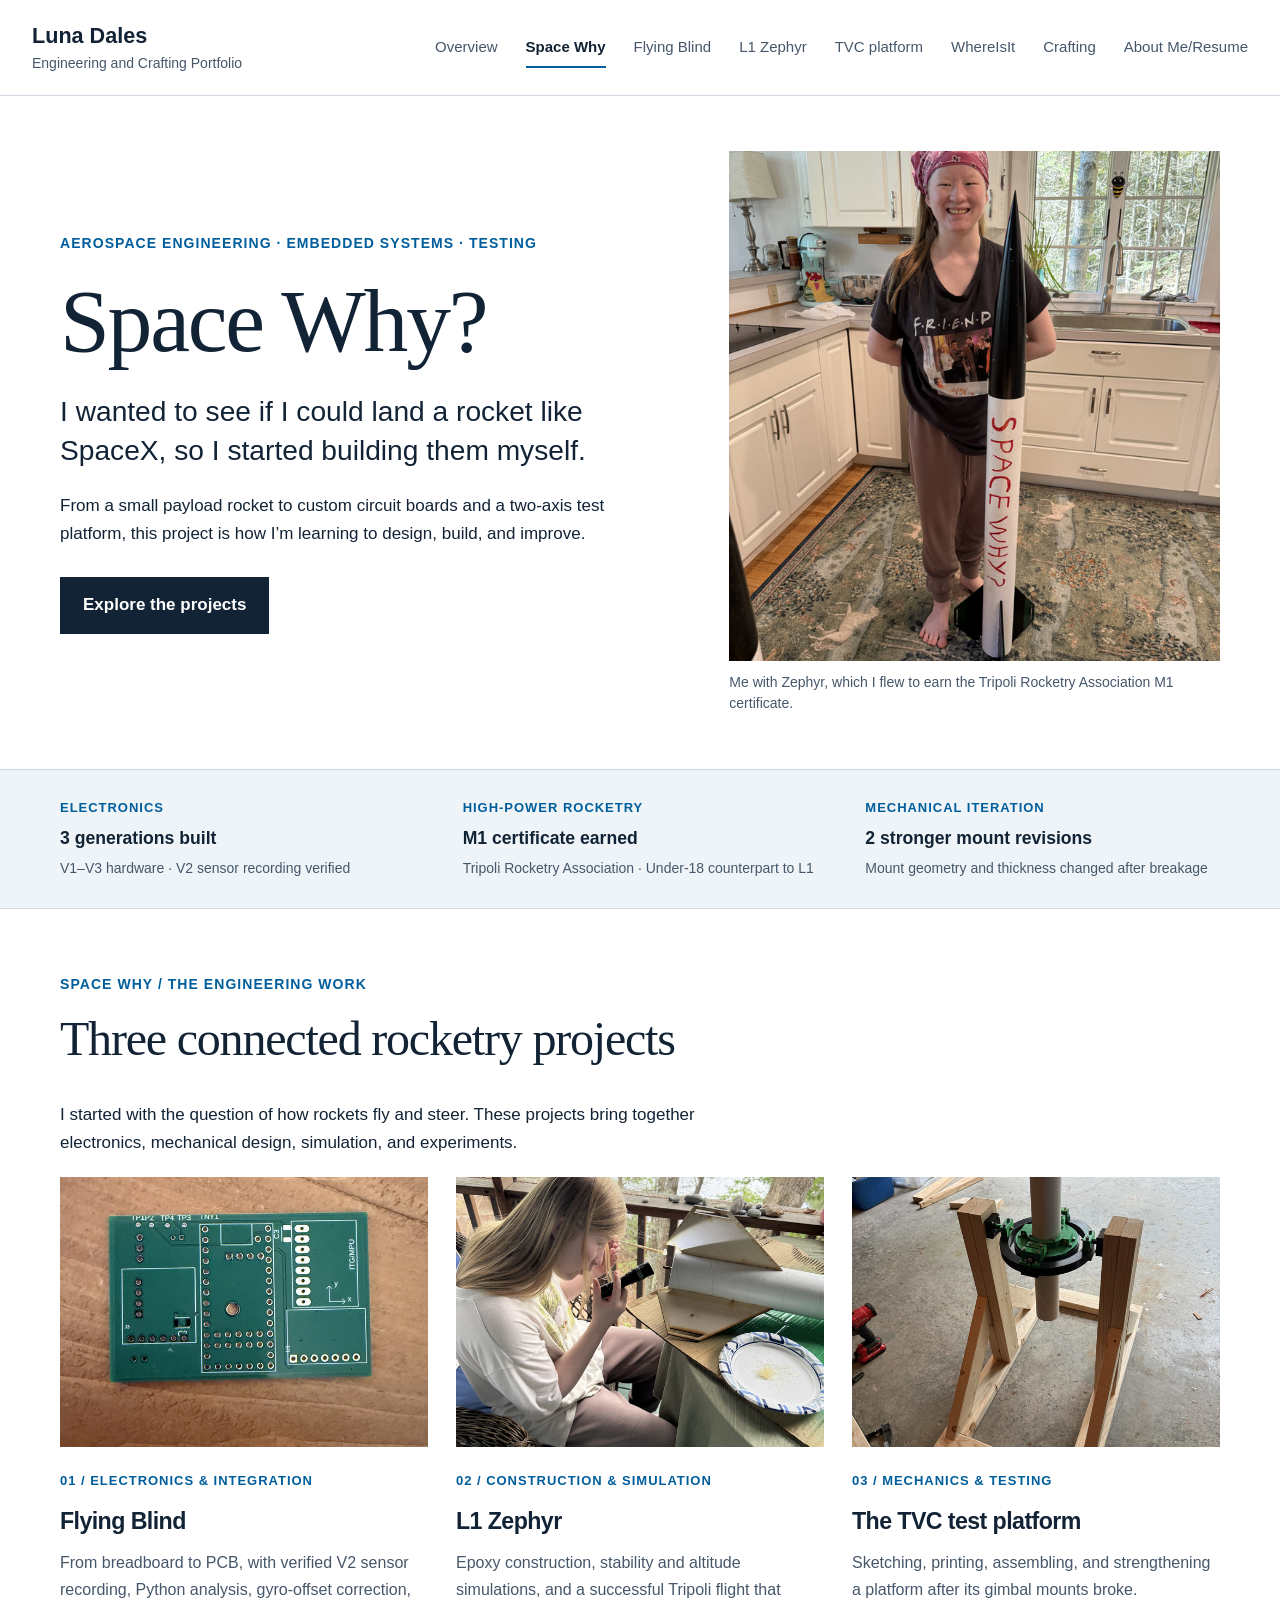
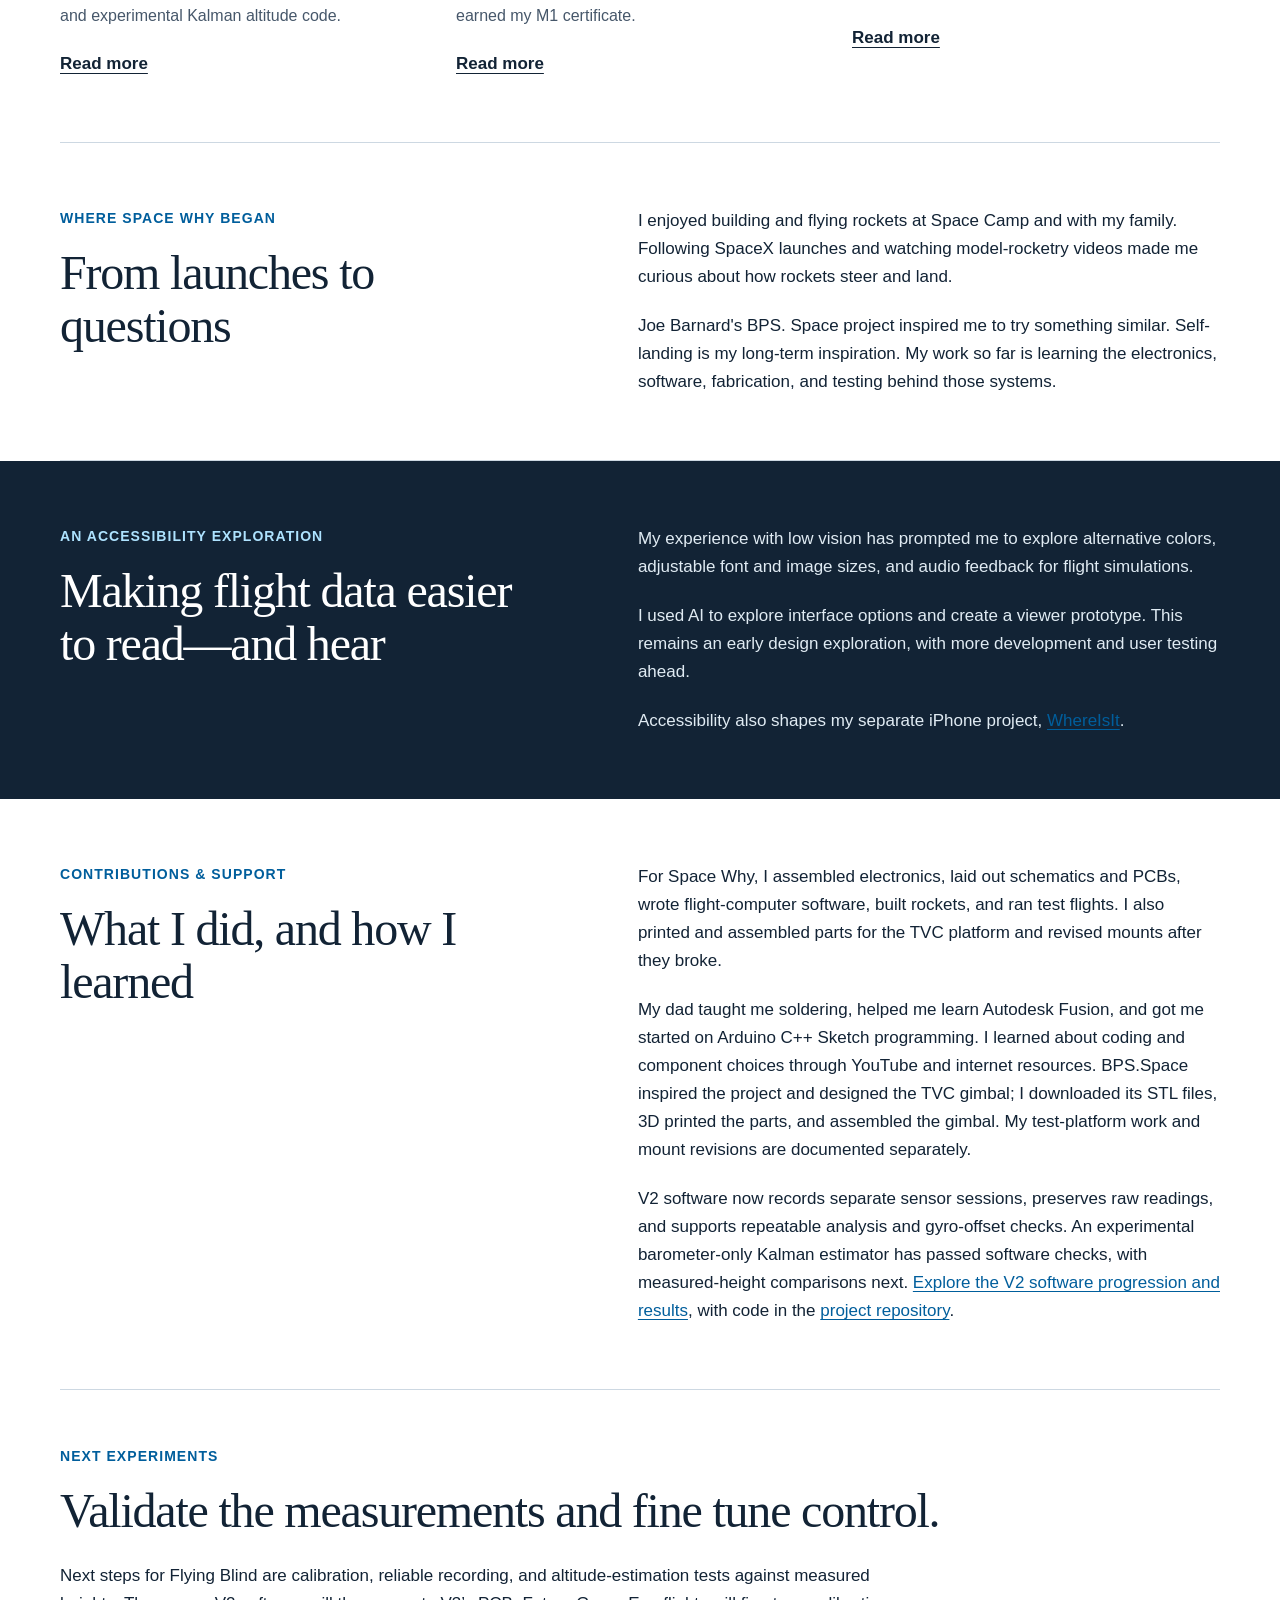
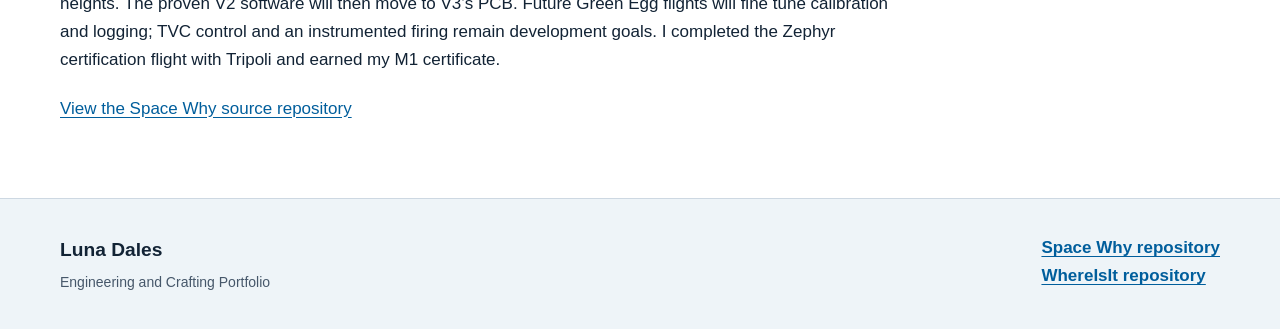
<file: docs/space-why.html>
<!doctype html>
<html lang="en">
<head>
<!-- Google Analytics -->
<script async="" src="https://www.googletagmanager.com/gtag/js?id=G-DYVTEDY464"></script>
<script>
    window.dataLayer = window.dataLayer || [];
    function gtag(){dataLayer.push(arguments);}
    gtag('js', new Date());
    gtag('config', 'G-DYVTEDY464');
  </script>
<meta charset="utf-8"/>
<meta content="width=device-width,initial-scale=1" name="viewport"/>
<title>Space Why? | Luna Dales Engineering Portfolio</title>
<meta content="Space Why: Luna Dales’ aerospace engineering work with Flying Blind flight computers, Zephyr rocketry, and thrust-vector-control platform experiments." name="description"/>
<link href="style.css" rel="stylesheet"/>
<link href="favicon.svg" rel="icon" type="image/svg+xml"/>
<style>
    /* Homepage-specific layout; shared site typography and navigation come from style.css. */
    .portfolio-intro { padding-block: clamp(3rem, 7vw, 6rem) 2rem; }
    .portfolio-intro .eyebrow { margin-bottom: 1rem; }
    .portfolio-intro h1 { max-width: 16ch; font-size: clamp(2.4rem, 5.2vw, 5rem); line-height: 1.08; margin: 0 0 1.1rem; }
    .portfolio-intro .intro { max-width: 66ch; }
    .featured-projects { display: grid; grid-template-columns: repeat(3,minmax(0,1fr)); gap: clamp(1rem,2.2vw,1.7rem); margin-top: 2rem; }
    .feature-card { border: 1px solid #8885; border-radius: 20px; overflow: hidden; display: flex; flex-direction: column; min-width: 0; background: var(--surface, transparent); }
    .feature-media { display: block; position: relative; background: #20272a; height: clamp(230px,30vw,360px); overflow: hidden; }
    .feature-media > img { display: block; width: 100%; height: 100%; object-fit: cover; }
    .feature-media.rocket > img { object-position: center 32%; }
    .feature-media.craft > img { object-position: center center; }
    .feature-media.app { display: flex; justify-content: center; align-items: center; background: linear-gradient(130deg,#19374b,#466a70); }
    .feature-media.app img { width: auto; max-width: 80%; height: 90%; object-fit: contain; border-radius: 10px; }
    .feature-copy { padding: clamp(1.25rem,3vw,2rem); flex: 1; display: flex; flex-direction: column; align-items: start; }
    .feature-copy h2 { margin: .4rem 0 .8rem; font-size: clamp(1.6rem,2.8vw,2.3rem); }
    .feature-copy p { line-height: 1.7; }
    .feature-copy .button { margin-top: auto; }
    .feature-copy .feature-details { margin: 0 0 1.5rem; }
    .portfolio-subheading { margin: 0; }
    .portfolio-project-note { max-width: 70ch; }
    .portfolio-link-row { display: flex; gap: 1rem; flex-wrap: wrap; margin-top: 1rem; }
    .portfolio-link-row a { text-underline-offset: .2em; }
    @media (max-width: 780px) {
      .featured-projects { grid-template-columns: 1fr; }
      .feature-media { height: 300px; }
      .portfolio-intro { padding-top: 2.5rem; }
    }
    @media (min-width: 781px) and (max-width: 1100px) { .featured-projects { grid-template-columns: repeat(2,minmax(0,1fr)); } .featured-projects .feature-card:last-child { grid-column: 1 / -1; } }
    @media (prefers-reduced-motion: no-preference) {
      .feature-card { transition: transform .16s ease, box-shadow .16s ease; }
      .feature-card:hover { transform: translateY(-3px); box-shadow: 0 8px 25px #0002; }
    }
  </style>
</head>
<body>
<a class="skip" href="#main">Skip to content</a>
<header class="site-header"><div class="header-inner">
<a class="brand" href="index.html">Luna Dales<span>Engineering and Crafting Portfolio</span></a>
<nav aria-label="Main navigation">
<a href="index.html">Overview</a><a aria-current="page" href="space-why.html">Space Why</a>
<a href="flying-blind.html">Flying Blind</a>
<a href="zephyr.html">L1 Zephyr</a>
<a href="tvc.html">TVC platform</a>
<a href="whereisit.html">WhereIsIt</a>
<a href="crafting.html">Crafting</a>
<a href="about.html">About Me/Resume</a>
</nav>
</div></header>
<main id="main"><section class="hero wrap">
<div class="hero-copy"><p class="eyebrow">Aerospace engineering · Embedded systems · Testing</p>
<h1>Space Why?</h1><p class="intro">I wanted to see if I could land a rocket like SpaceX, so I started building them myself.</p>
<p>From a small payload rocket to custom circuit boards and a two-axis test platform, this project is how I’m learning to design, build, and improve.</p>
<a class="button" href="#projects">Explore the projects</a></div>
<figure class="hero-image"><img alt="Luna standing beside her assembled Zephyr rocket" height="1200" src="assets/zephyr-finished.jpg" width="900"/><figcaption>Me with Zephyr, which I flew to earn the Tripoli Rocketry Association M1 certificate.</figcaption></figure>
</section><section aria-label="Engineering milestones" class="band"><div class="wrap status-grid"><div><span class="eyebrow">Electronics</span><strong>3 generations built</strong><p>V1–V3 hardware · V2 sensor recording verified</p></div><div><span class="eyebrow">High-power rocketry</span><strong>M1 certificate earned</strong><p>Tripoli Rocketry Association · Under-18 counterpart to L1</p></div><div><span class="eyebrow">Mechanical iteration</span><strong>2 stronger mount revisions</strong><p>Mount geometry and thickness changed after breakage</p></div></div></section><section class="wrap section" id="projects">
<div class="section-heading"><p class="eyebrow">Space Why / The engineering work</p><h2>Three connected rocketry projects</h2></div>
<p class="portfolio-project-note">I started with the question of how rockets fly and steer. These projects bring together electronics, mechanical design, simulation, and experiments.</p>
<div class="project-grid">
<a class="project" href="flying-blind.html"><img alt="Custom Flying Blind V3 circuit board before component assembly" height="1200" loading="lazy" src="assets/v3-detail2.jpg" width="900"/><div><span class="eyebrow">01 / Electronics &amp; integration</span><h3>Flying Blind</h3><p>From breadboard to PCB, with verified V2 sensor recording, Python analysis, gyro-offset correction, and experimental Kalman altitude code.</p><span class="text-link">Read more</span></div></a>
<a class="project" href="zephyr.html"><img alt="Luna working on the Zephyr rocket" height="1200" loading="lazy" src="assets/zephyr-build.jpg" width="900"/><div><span class="eyebrow">02 / Construction &amp; simulation</span><h3>L1 Zephyr</h3><p>Epoxy construction, stability and altitude simulations, and a successful Tripoli flight that earned my M1 certificate.</p><span class="text-link">Read more</span></div></a>
<a class="project" href="tvc.html"><img alt="Assembled two-axis gimbal test platform" height="1200" loading="lazy" src="assets/test-platform.jpg" width="900"/><div><span class="eyebrow">03 / Mechanics &amp; testing</span><h3>The TVC test platform</h3><p>Sketching, printing, assembling, and strengthening a platform after its gimbal mounts broke.</p><span class="text-link">Read more</span></div></a>
</div>
</section><section class="wrap section split">
<div><p class="eyebrow">Where Space Why began</p><h2>From launches to questions</h2></div>
<div class="prose"><p>I enjoyed building and flying rockets at Space Camp and with my family. Following SpaceX launches and watching model-rocketry videos made me curious about how rockets steer and land.</p><p>Joe Barnard's BPS. Space project inspired me to try something similar. Self-landing is my long-term inspiration. My work so far is learning the electronics, software, fabrication, and testing behind those systems.</p></div>
</section><section class="dark-section"><div class="wrap split"><div>
<p class="eyebrow">An accessibility exploration</p><h2>Making flight data easier to read—and hear</h2></div>
<div class="prose"><p>My experience with low vision has prompted me to explore alternative colors, adjustable font and image sizes, and audio feedback for flight simulations.</p>
<p>I used AI to explore interface options and create a viewer prototype. This remains an early design exploration, with more development and user testing ahead.</p>
<p>Accessibility also shapes my separate iPhone project, <a href="whereisit.html">WhereIsIt</a>.</p></div></div></section><section class="wrap section split" id="contributions">
<div><p class="eyebrow">Contributions &amp; support</p><h2>What I did, and how I learned</h2></div>
<div class="prose">
<p>For Space Why, I assembled electronics, laid out schematics and PCBs, wrote flight-computer software, built rockets, and ran test flights. I also printed and assembled parts for the TVC platform and revised mounts after they broke.</p>
<p>My dad taught me soldering, helped me learn Autodesk Fusion, and got me started on Arduino C++ Sketch programming. I learned about coding and component choices through YouTube and internet resources. BPS.Space inspired the project and designed the TVC gimbal; I downloaded its STL files, 3D printed the parts, and assembled the gimbal. My test-platform work and mount revisions are documented separately.</p>


<p>V2 software now records separate sensor sessions, preserves raw readings, and supports repeatable analysis and gyro-offset checks. An experimental barometer-only Kalman estimator has passed software checks, with measured-height comparisons next. <a href="flying-blind.html#v2-software">Explore the V2 software progression and results</a>, with code in the <a href="https://github.com/luna-dales/space-why">project repository</a>.</p>
</div>
</section><section class="wrap next"><p class="eyebrow">Next experiments</p><h2>Validate the measurements and fine tune control.</h2>
<p>Next steps for Flying Blind are calibration, reliable recording, and altitude-estimation tests against measured heights. The proven V2 software will then move to V3’s PCB. Future Green Egg flights will fine tune calibration and logging; TVC control and an instrumented firing remain development goals. I completed the Zephyr certification flight with Tripoli and earned my M1 certificate.</p>
<p><a href="https://github.com/luna-dales/space-why">View the Space Why source repository</a></p></section></main>
<footer><div><strong>Luna Dales</strong><p>Engineering and Crafting Portfolio</p></div><div><a href="https://github.com/luna-dales/space-why">Space Why repository</a><br /><a href="https://github.com/luna-dales/where-is-it">WhereIsIt repository</a></div></footer>
</body>
</html>
</file>
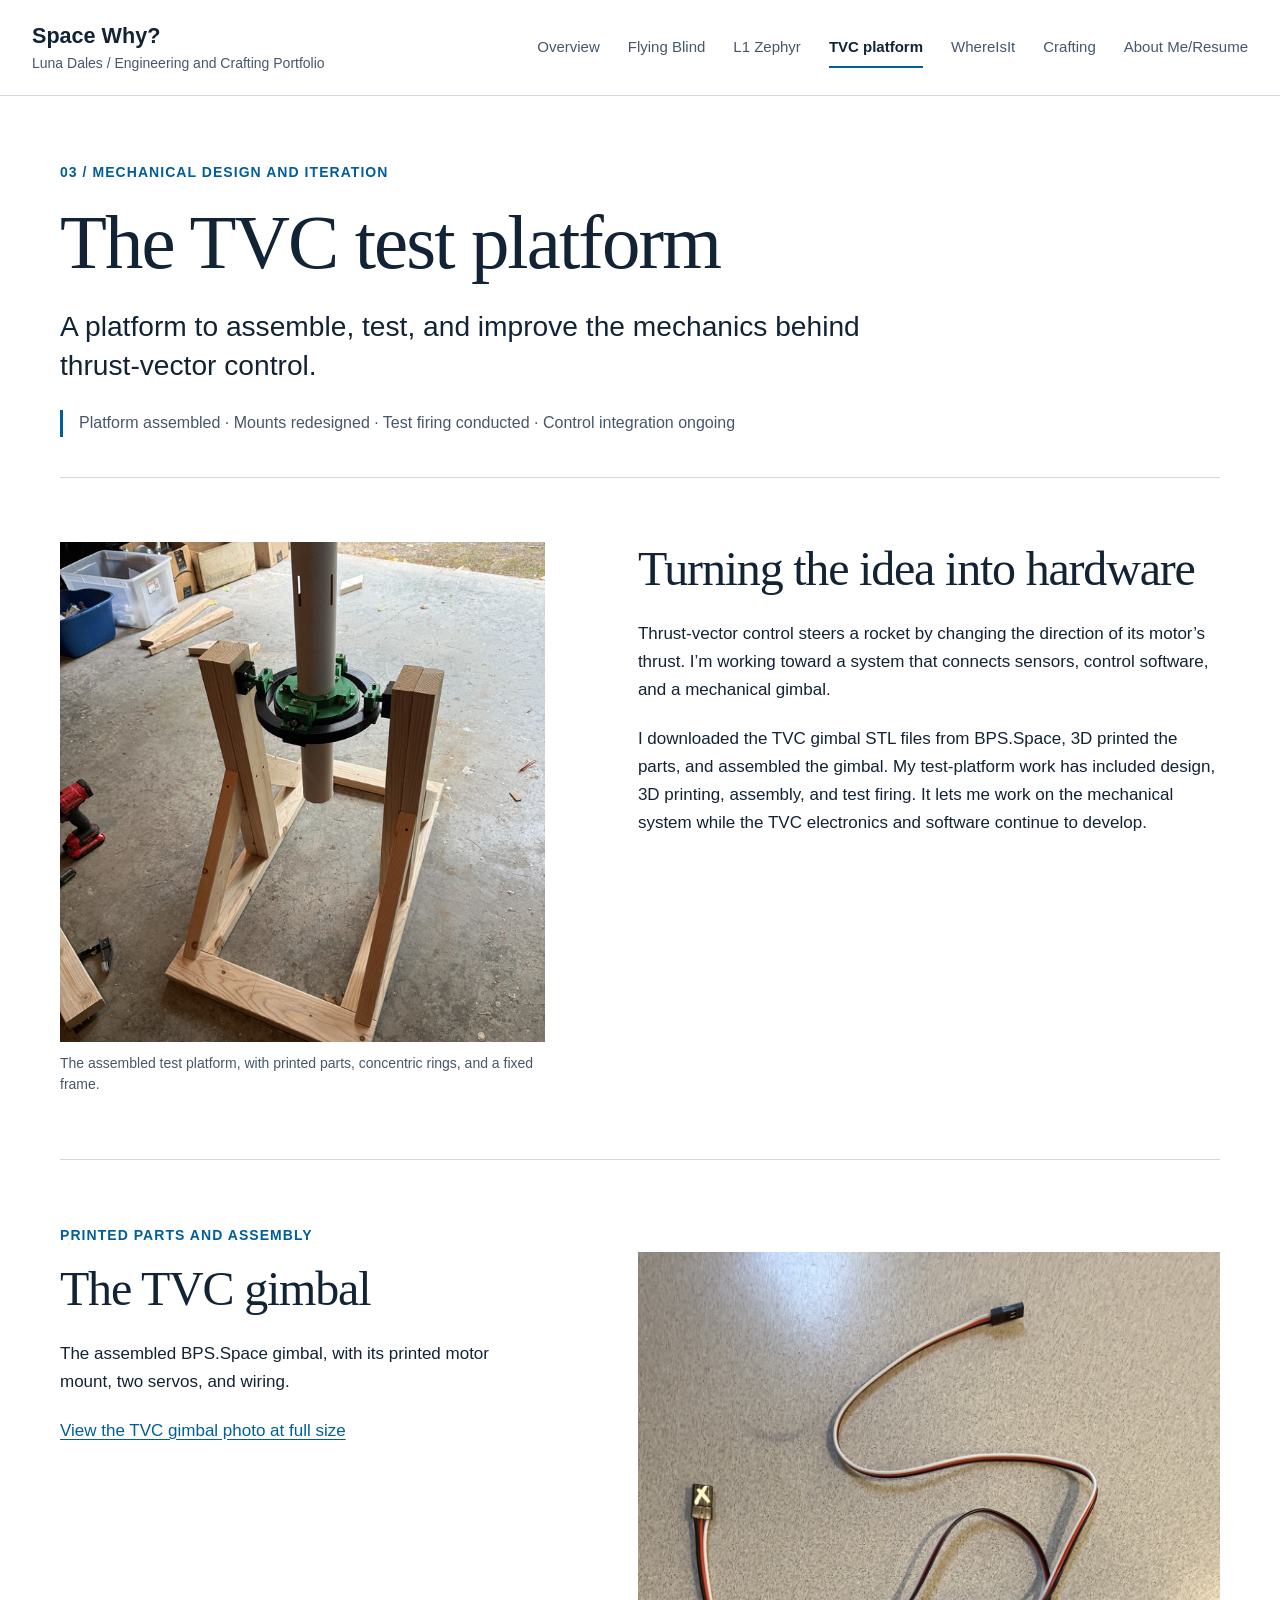
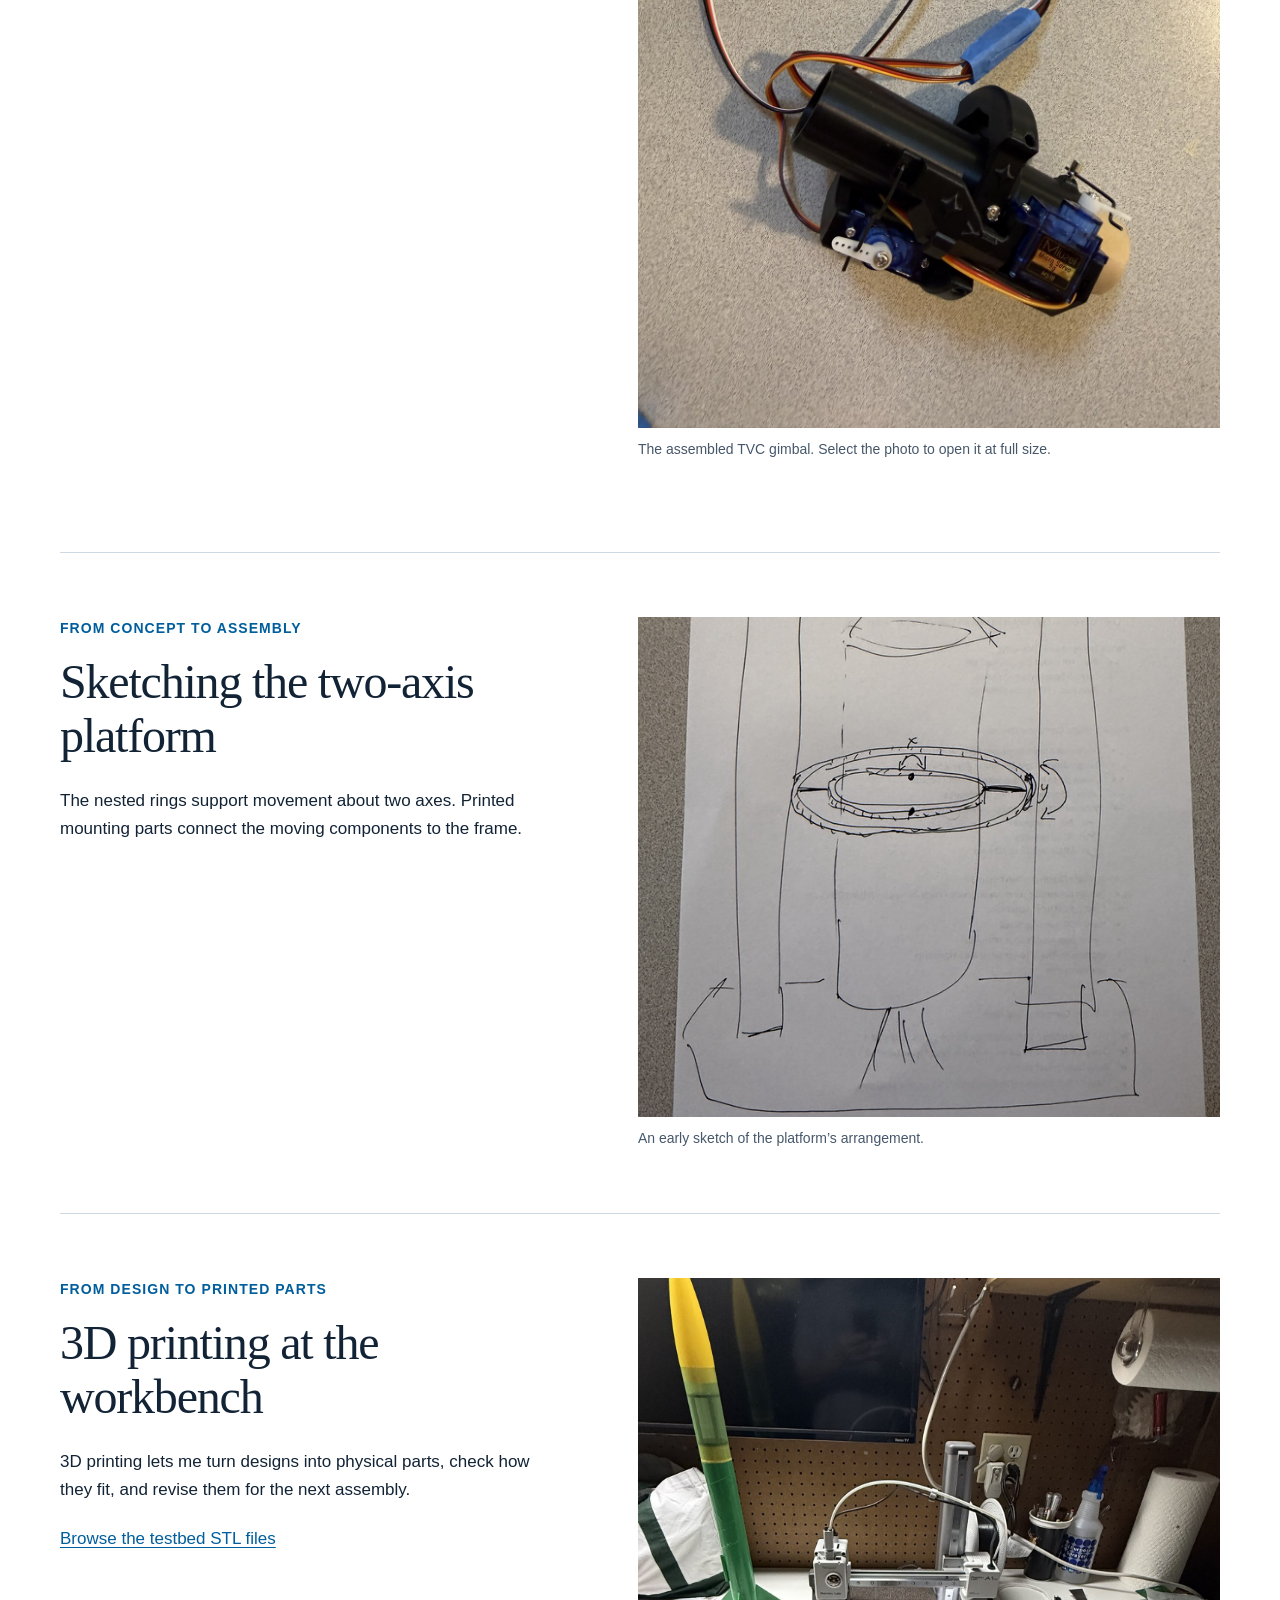
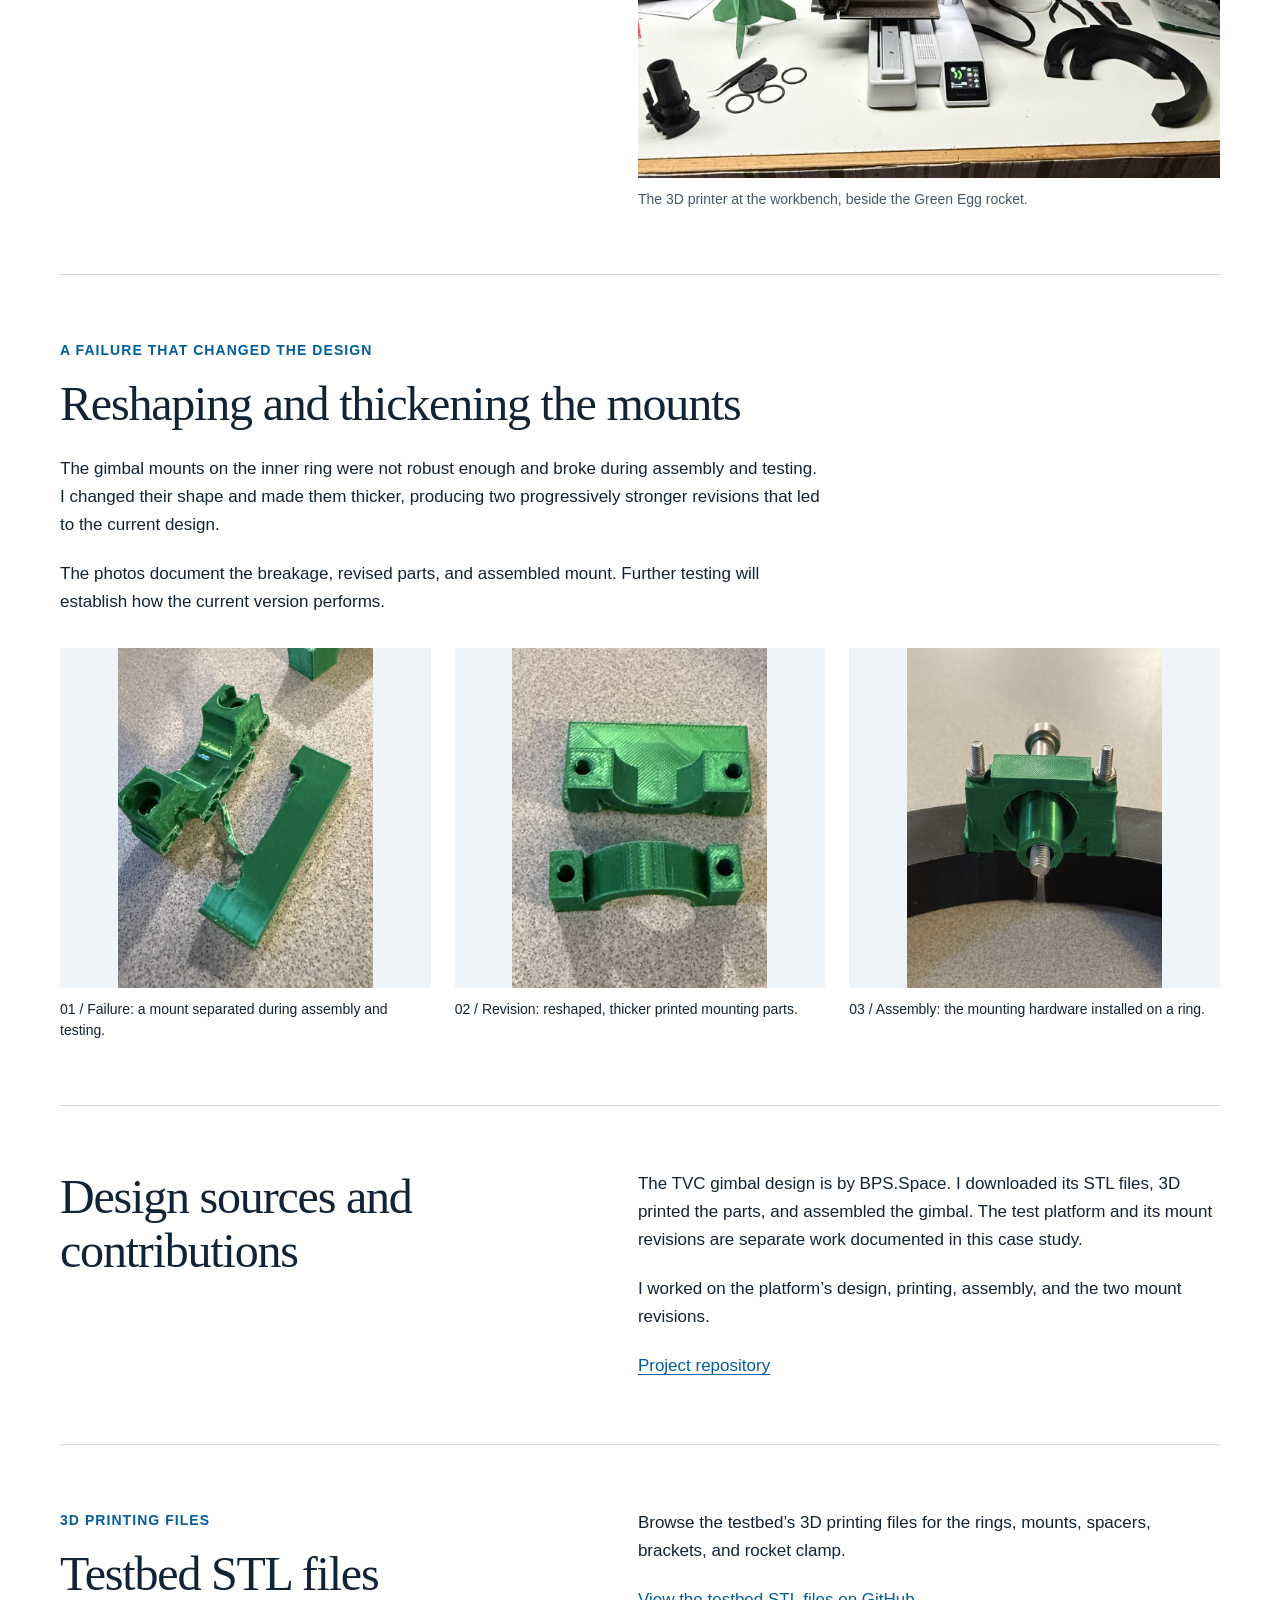
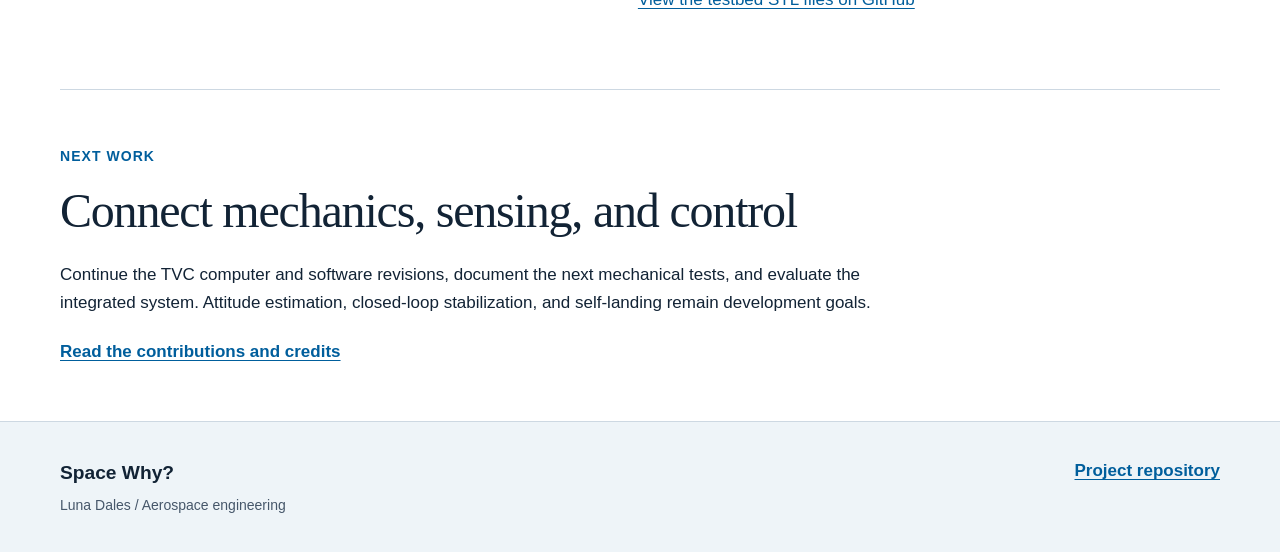
<file: docs/tvc.html>
<!doctype html><html lang="en"><head>
  <!-- Google tag (gtag.js) -->
<script async src="https://www.googletagmanager.com/gtag/js?id=G-DYVTEDY464"></script>
<script>
  window.dataLayer = window.dataLayer || [];
  function gtag(){dataLayer.push(arguments);}
  gtag('js', new Date());

  gtag('config', 'G-DYVTEDY464');
</script>
<meta charset="utf-8"><meta name="viewport" content="width=device-width,initial-scale=1"><title>TVC test platform and mechanical iteration | Space Why?</title><meta name="description" content="3D printing, assembly, broken gimbal mounts, and two stronger revisions."><link rel="stylesheet" href="style.css"><link rel="icon" href="favicon.svg" type="image/svg+xml"></head><body><a class="skip" href="#main">Skip to content</a><header class="site-header"><div class="header-inner"><a class="brand" href="index.html">Space Why?<span>Luna Dales / Engineering and Crafting Portfolio</span></a><nav aria-label="Main navigation"><a href="index.html">Overview</a><a href="flying-blind.html">Flying Blind</a><a href="zephyr.html">L1 Zephyr</a><a href="tvc.html" aria-current="page">TVC platform</a>
<a href="whereisit.html">WhereIsIt</a><a href="crafting.html">Crafting</a><a href="about.html">About Me/Resume</a></nav></div></header><main id="main">
<section class="wrap case-heading"><p class="eyebrow">03 / Mechanical design and iteration</p><h1>The TVC test platform</h1><p class="intro">A platform to assemble, test, and improve the mechanics behind thrust-vector control.</p><p class="status">Platform assembled · Mounts redesigned · Test firing conducted · Control integration ongoing</p></section>
<section class="wrap section split"><div><figure class=""><img src="assets/test-platform.jpg" alt="Two-axis gimbal platform with a tube mounted on a wooden test frame" loading="lazy" width="900" height="1200"><figcaption>The assembled test platform, with printed parts, concentric rings, and a fixed frame.</figcaption></figure></div><div class="prose"><h2>Turning the idea into hardware</h2><p>Thrust-vector control steers a rocket by changing the direction of its motor’s thrust. I’m working toward a system that connects sensors, control software, and a mechanical gimbal.</p><p>I downloaded the TVC gimbal STL files from BPS.Space, 3D printed the parts, and assembled the gimbal. My test-platform work has included design, 3D printing, assembly, and test firing. It lets me work on the mechanical system while the TVC electronics and software continue to develop.</p></div></section>
<section class="wrap section split" id="tvc-gimbal"><div class="prose"><p class="eyebrow">Printed parts and assembly</p><h2>The TVC gimbal</h2><p>The assembled BPS.Space gimbal, with its printed motor mount, two servos, and wiring.</p><p><a href="assets/tvc-gimbal.jpg">View the TVC gimbal photo at full size</a></p></div><figure class="design-image"><a href="assets/tvc-gimbal.jpg"><img src="assets/tvc-gimbal.jpg" alt="Assembled black printed TVC gimbal with two blue servos and their wiring" loading="lazy" width="1200" height="1600"></a><figcaption>The assembled TVC gimbal. Select the photo to open it at full size.</figcaption></figure></section>
<section class="wrap section split"><div><p class="eyebrow">From concept to assembly</p><h2>Sketching the two-axis platform</h2><p>The nested rings support movement about two axes. Printed mounting parts connect the moving components to the frame.</p></div><figure class=""><img src="assets/stand-wide.jpg" alt="Hand-drawn concept of a rocket held within a two-axis gimbal frame" loading="lazy" width="900" height="1200"><figcaption>An early sketch of the platform’s arrangement.</figcaption></figure></section>
<section class="wrap section split" id="3d-printing"><div class="prose"><p class="eyebrow">From design to printed parts</p><h2>3D printing at the workbench</h2><p>3D printing lets me turn designs into physical parts, check how they fit, and revise them for the next assembly.</p><p><a href="#stl-files">Browse the testbed STL files</a></p></div><figure><a href="assets/3d-printer-workbench.jpg"><img src="assets/3d-printer-workbench.jpg" alt="The 3D printer at the workbench, beside the Green Egg rocket." loading="lazy" width="1556" height="1600"></a><figcaption>The 3D printer at the workbench, beside the Green Egg rocket.</figcaption></figure></section>
<section class="wrap section"><p class="eyebrow">A failure that changed the design</p><h2>Reshaping and thickening the mounts</h2><div class="prose"><p>The gimbal mounts on the inner ring were not robust enough and broke during assembly and testing. I changed their shape and made them thicker, producing two progressively stronger revisions that led to the current design.</p><p>The photos document the breakage, revised parts, and assembled mount. Further testing will establish how the current version performs.</p></div><div class="process-grid"><figure class=""><img src="assets/mount-failure.jpg" alt="Broken green printed mount with separated material" loading="lazy" width="900" height="1200"><figcaption>01 / Failure: a mount separated during assembly and testing.</figcaption></figure><figure class=""><img src="assets/mount-revision.jpg" alt="Two green printed revised mounting parts" loading="lazy" width="900" height="1200"><figcaption>02 / Revision: reshaped, thicker printed mounting parts.</figcaption></figure><figure class=""><img src="assets/mount-installed.jpg" alt="Green printed mount installed with bolts and a shaft on the ring" loading="lazy" width="900" height="1200"><figcaption>03 / Assembly: the mounting hardware installed on a ring.</figcaption></figure></div></section>
<section class="wrap section split"><div><h2>Design sources and contributions</h2></div><div class="prose"><p>The TVC gimbal design is by BPS.Space. I downloaded its STL files, 3D printed the parts, and assembled the gimbal. The test platform and its mount revisions are separate work documented in this case study.</p><p>I worked on the platform’s design, printing, assembly, and the two mount revisions. </p><p><a href="https://github.com/luna-dales/space-why">Project repository</a></p></div></section>
<section class="wrap section split" id="stl-files"><div><p class="eyebrow">3D printing files</p><h2>Testbed STL files</h2></div><div class="prose"><p>Browse the testbed’s 3D printing files for the rings, mounts, spacers, brackets, and rocket clamp.</p><p><a href="https://github.com/luna-dales/space-why/tree/main/testbed/tvc_inner_gimbal_stls">View the testbed STL files on GitHub</a></p></div></section>
<section class="wrap next"><p class="eyebrow">Next work</p><h2>Connect mechanics, sensing, and control</h2><p>Continue the TVC computer and software revisions, document the next mechanical tests, and evaluate the integrated system. Attitude estimation, closed-loop stabilization, and self-landing remain development goals.</p><a href="index.html#contributions">Read the contributions and credits</a></section></main><footer><div><strong>Space Why?</strong><p>Luna Dales / Aerospace engineering</p></div><div><a href="https://github.com/luna-dales/space-why">Project repository</a></div></footer></body></html>
</file>
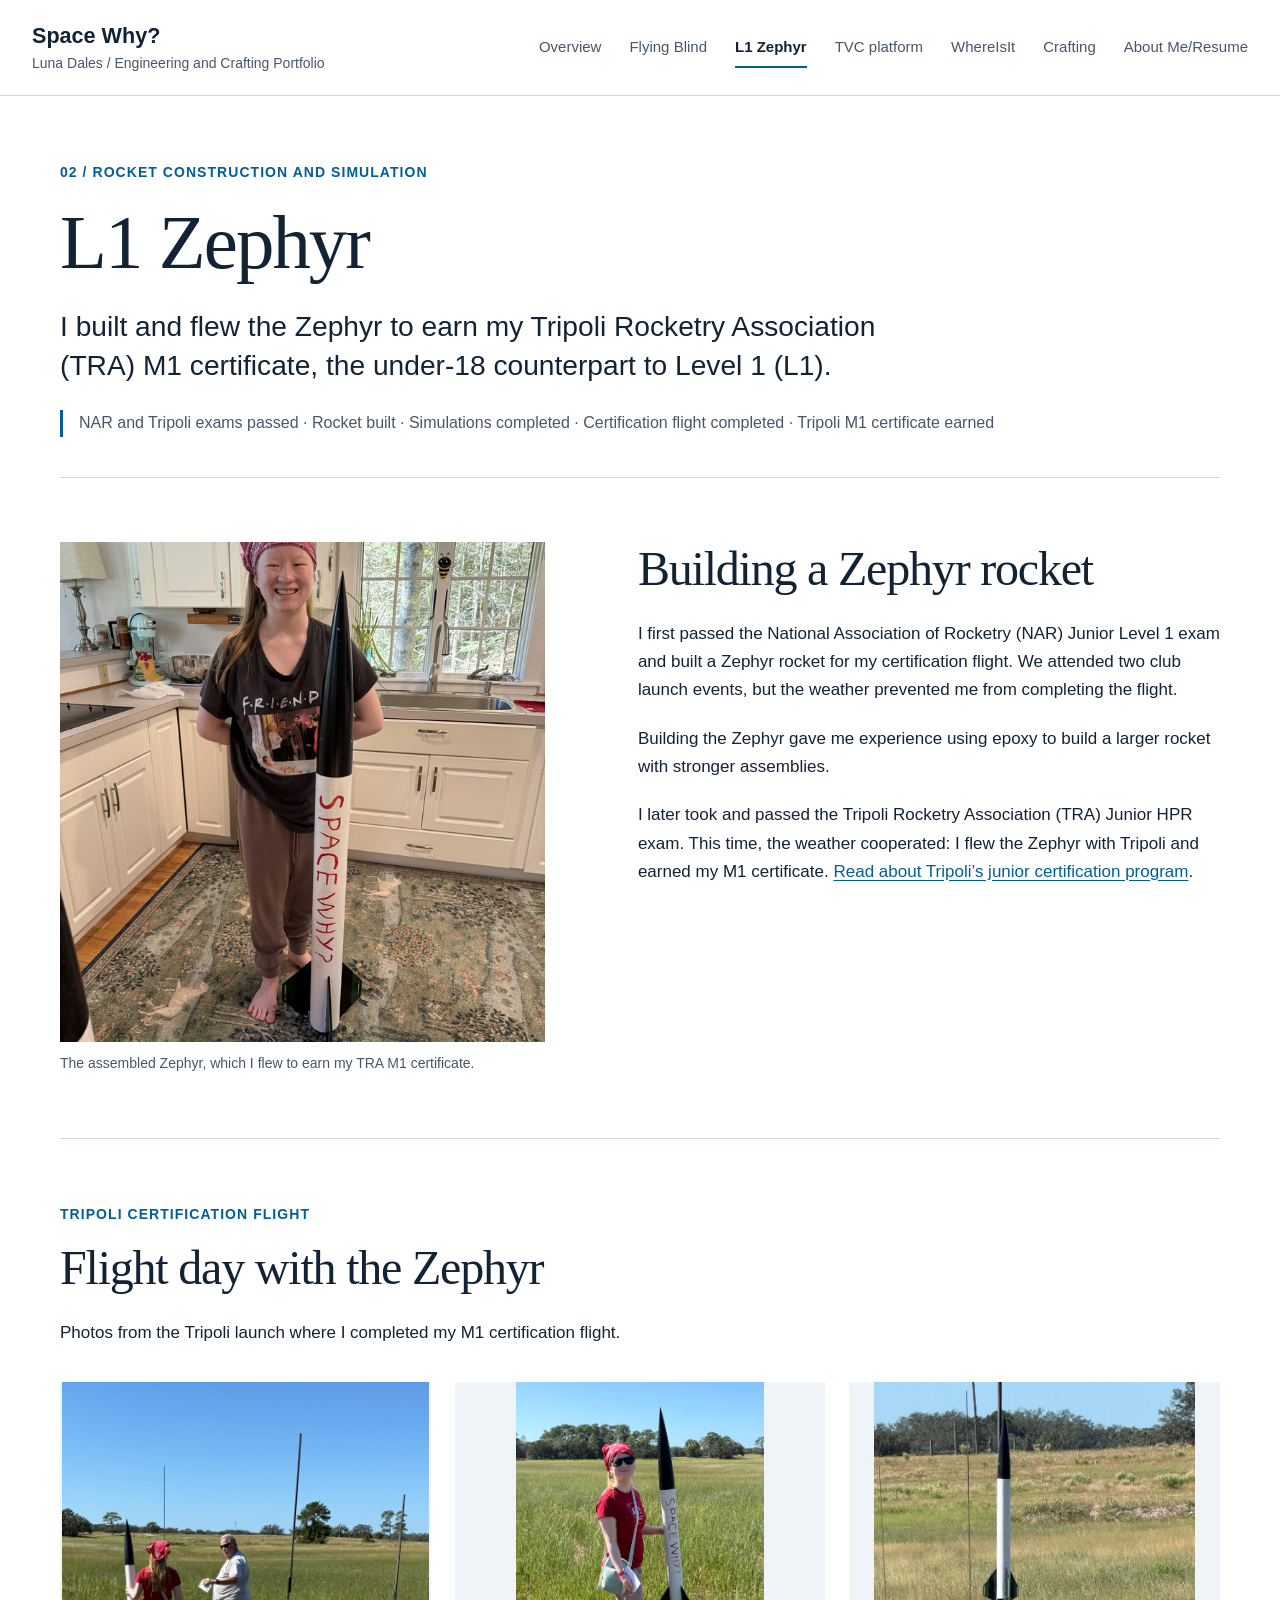
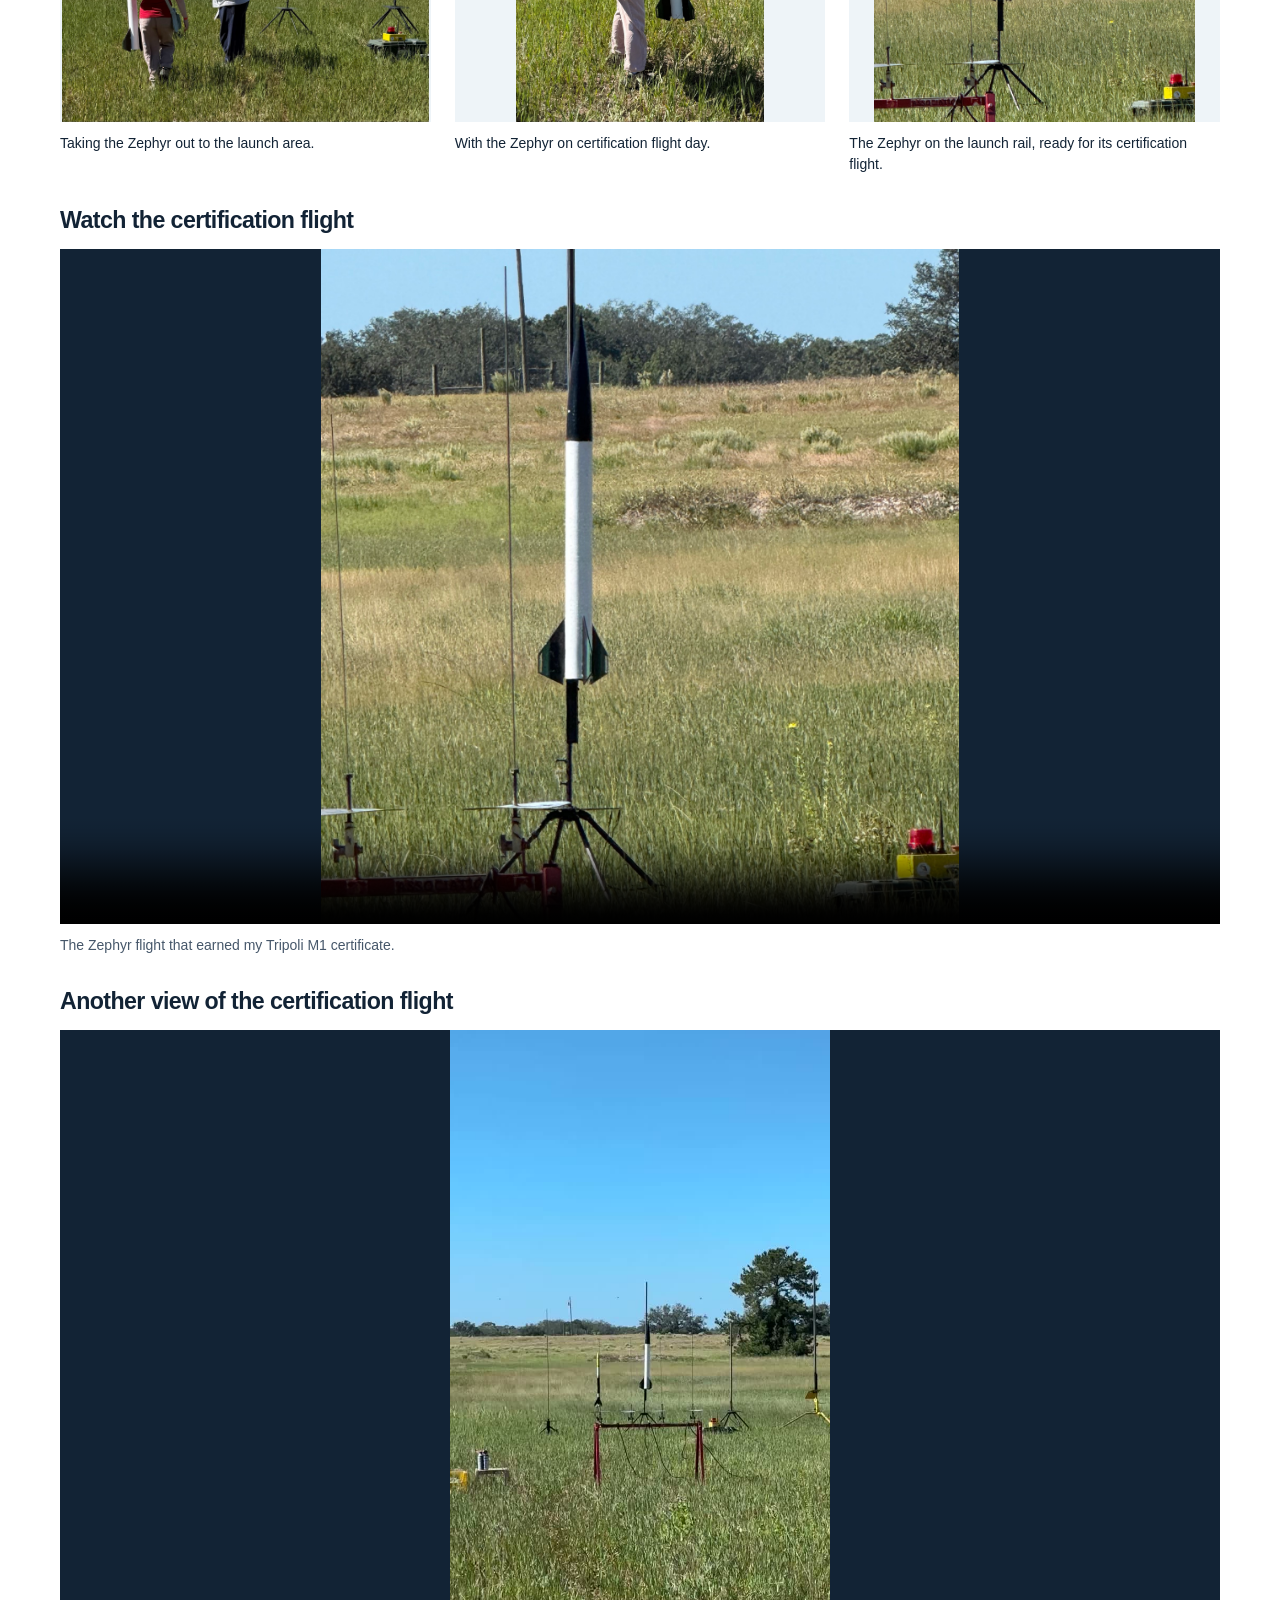
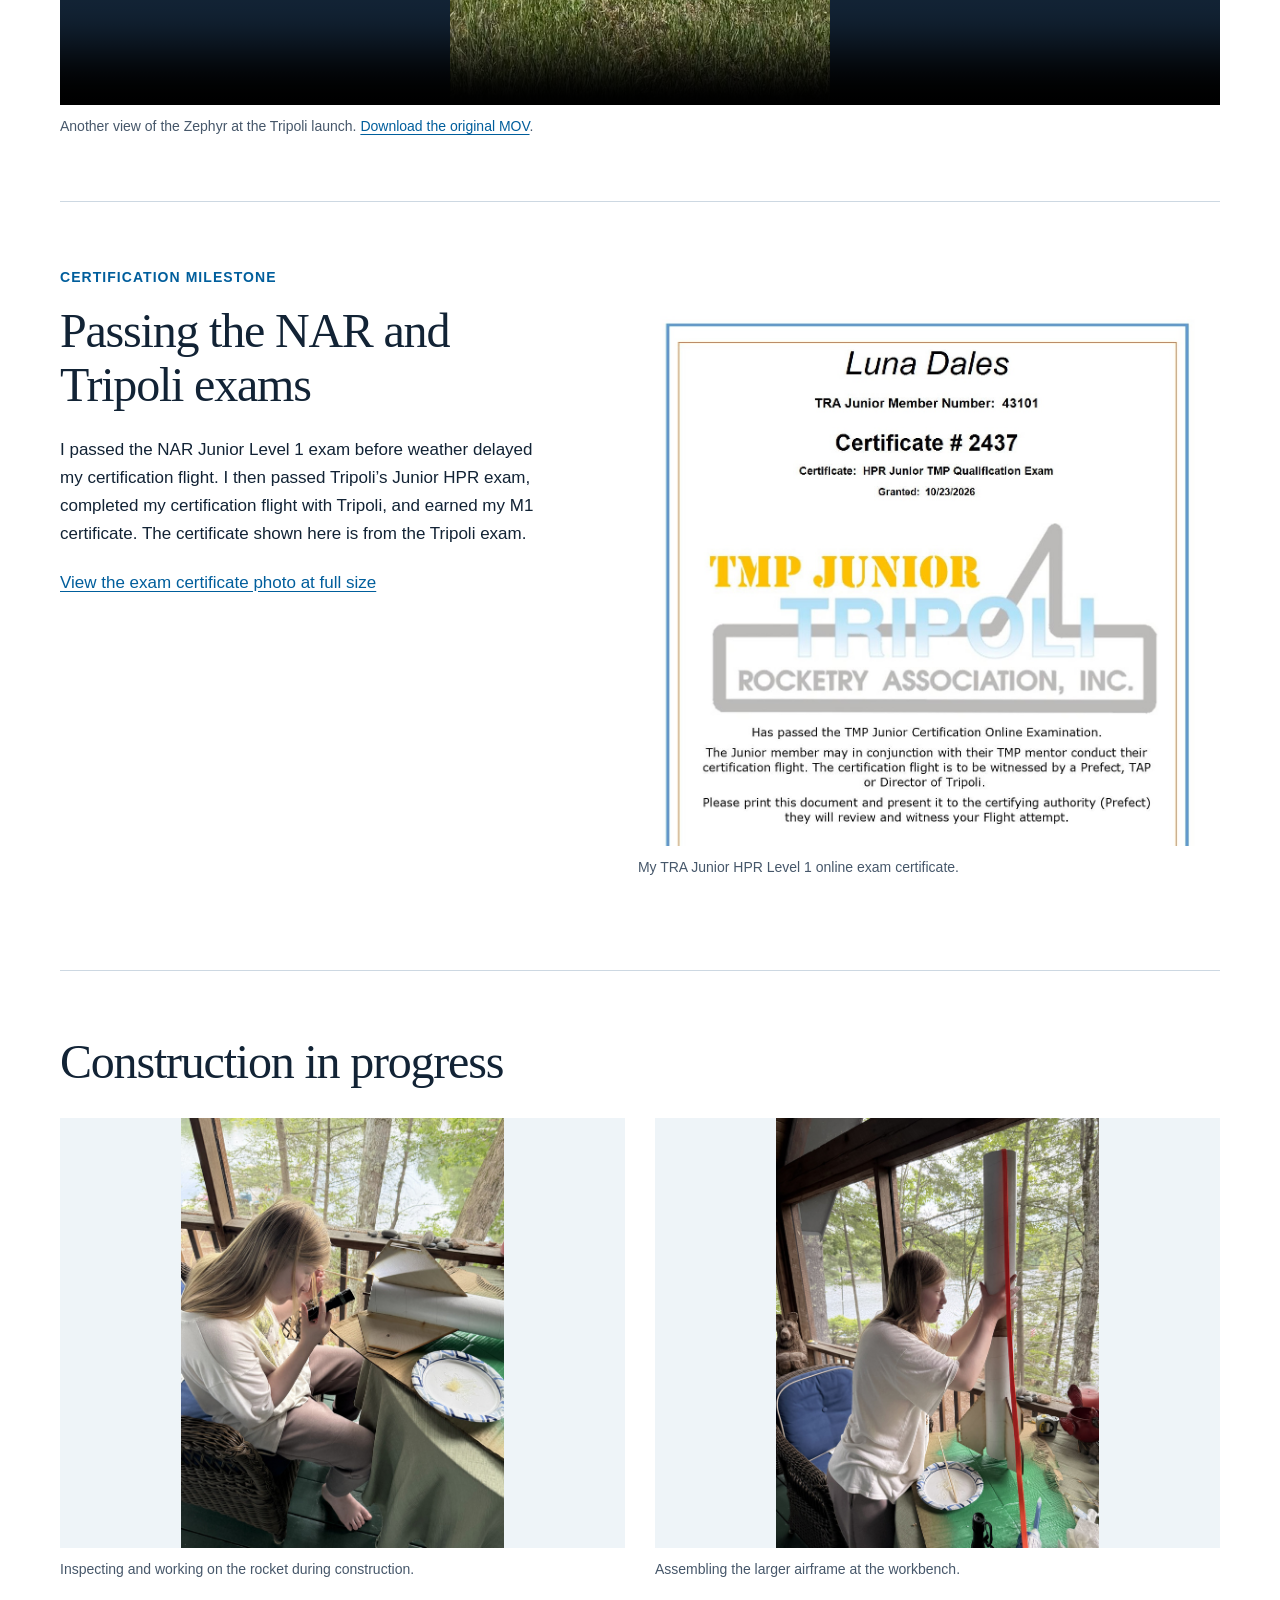
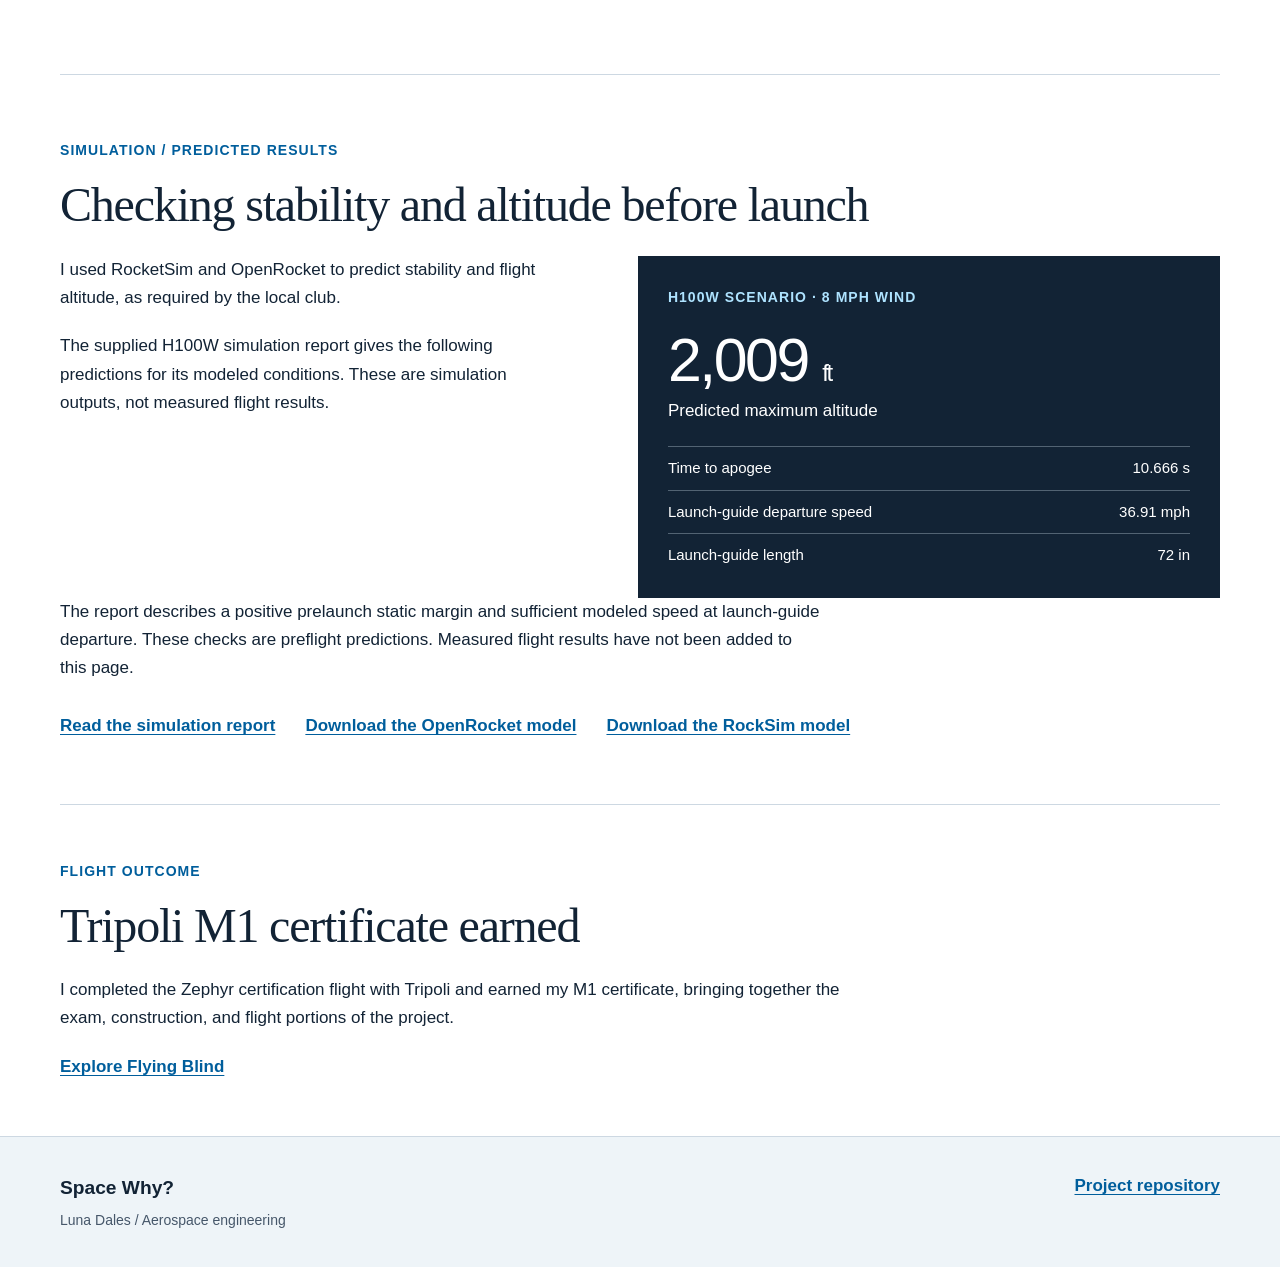
<file: docs/zephyr.html>
<!doctype html><html lang="en"><head>
  <!-- Google tag (gtag.js) -->
<script async src="https://www.googletagmanager.com/gtag/js?id=G-DYVTEDY464"></script>
<script>
  window.dataLayer = window.dataLayer || [];
  function gtag(){dataLayer.push(arguments);}
  gtag('js', new Date());

  gtag('config', 'G-DYVTEDY464');
</script>
<meta charset="utf-8"><meta name="viewport" content="width=device-width,initial-scale=1"><title>L1 Zephyr build and Tripoli certification | Space Why?</title><meta name="description" content="Zephyr rocket construction, simulations, and a completed Tripoli flight that earned Luna her M1 certificate, the under-18 counterpart to L1."><link rel="stylesheet" href="style.css"><link rel="icon" href="favicon.svg" type="image/svg+xml"></head><body><a class="skip" href="#main">Skip to content</a><header class="site-header"><div class="header-inner"><a class="brand" href="index.html">Space Why?<span>Luna Dales / Engineering and Crafting Portfolio</span></a><nav aria-label="Main navigation"><a href="index.html">Overview</a><a href="flying-blind.html">Flying Blind</a><a href="zephyr.html" aria-current="page">L1 Zephyr</a><a href="tvc.html">TVC platform</a>
<a href="whereisit.html">WhereIsIt</a><a href="crafting.html">Crafting</a><a href="about.html">About Me/Resume</a></nav></div></header><main id="main">
<section class="wrap case-heading"><p class="eyebrow">02 / Rocket construction and simulation</p><h1>L1 Zephyr</h1><p class="intro">I built and flew the Zephyr to earn my Tripoli Rocketry Association (TRA) M1 certificate, the under-18 counterpart to Level 1 (L1).</p><p class="status">NAR and Tripoli exams passed · Rocket built · Simulations completed · Certification flight completed · Tripoli M1 certificate earned</p></section>
<section class="wrap section split"><div><figure class=""><img src="assets/zephyr-finished.jpg" alt="Luna with her completed Zephyr rocket" loading="lazy" width="900" height="1200"><figcaption>The assembled Zephyr, which I flew to earn my TRA M1 certificate.</figcaption></figure></div><div class="prose"><h2>Building a Zephyr rocket</h2><p>I first passed the National Association of Rocketry (NAR) Junior Level 1 exam and built a Zephyr rocket for my certification flight. We attended two club launch events, but the weather prevented me from completing the flight.</p><p>Building the Zephyr gave me experience using epoxy to build a larger rocket with stronger assemblies.</p><p>I later took and passed the Tripoli Rocketry Association (TRA) Junior HPR exam. This time, the weather cooperated: I flew the Zephyr with Tripoli and earned my M1 certificate. <a href="https://tripoli.org/content.aspx?page_id=22&club_id=795696&module_id=468986">Read about Tripoli’s junior certification program</a>.</p></div></section>
<section class="wrap section" id="certification-flight-photos"><div class="section-heading"><p class="eyebrow">Tripoli certification flight</p><h2>Flight day with the Zephyr</h2><p>Photos from the Tripoli launch where I completed my M1 certification flight.</p></div><div class="process-grid"><figure><a href="assets/zephyr-flight-1606.jpg"><img src="assets/zephyr-flight-1606.jpg" alt="Luna carrying the Zephyr beside the launch rails at the Tripoli launch field" loading="lazy" width="1600" height="1484"></a><figcaption>Taking the Zephyr out to the launch area.</figcaption></figure><figure><a href="assets/zephyr-flight-1608.jpg"><img src="assets/zephyr-flight-1608.jpg" alt="Luna holding her Space Why Zephyr rocket at the launch field" loading="lazy" width="1163" height="1600"></a><figcaption>With the Zephyr on certification flight day.</figcaption></figure><figure><a href="assets/zephyr-flight-1614.jpg"><img src="assets/zephyr-flight-1614.jpg" alt="The Zephyr rocket mounted on its launch rail at the Tripoli launch field" loading="lazy" width="1513" height="1600"></a><figcaption>The Zephyr on the launch rail, ready for its certification flight.</figcaption></figure></div><figure style="margin-top:32px"><h3>Watch the certification flight</h3><video controls playsinline preload="metadata" poster="assets/zephyr-flight-1614.jpg" width="720" height="1280" style="display:block;width:100%;height:auto;max-height:75vh;background:#122335" aria-label="Zephyr Tripoli certification flight" aria-describedby="certification-flight-video-caption"><source src="assets/zephyr-certification-flight.mp4" type="video/mp4"><a href="assets/zephyr-certification-flight.mp4">Watch or download the certification flight video</a>.</video><figcaption id="certification-flight-video-caption">The Zephyr flight that earned my Tripoli M1 certificate.</figcaption></figure><figure style="margin-top:32px"><h3>Another view of the certification flight</h3><video controls playsinline preload="metadata" poster="assets/zephyr-flight-7743-poster.jpg" width="720" height="1280" style="display:block;width:100%;height:auto;max-height:75vh;background:#122335" aria-label="Another view of the Zephyr Tripoli certification flight" aria-describedby="flight-7743-caption"><source src="assets/zephyr-flight-7743.mp4" type="video/mp4"><a href="assets/IMG_7743.mov">Download the original flight video</a>.</video><figcaption id="flight-7743-caption">Another view of the Zephyr at the Tripoli launch. <a href="assets/IMG_7743.mov" download>Download the original MOV</a>.</figcaption></figure></section>
<section class="wrap section split" id="exam-certificate"><div class="prose"><p class="eyebrow">Certification milestone</p><h2>Passing the NAR and Tripoli exams</h2><p>I passed the NAR Junior Level 1 exam before weather delayed my certification flight. I then passed Tripoli’s Junior HPR exam, completed my certification flight with Tripoli, and earned my M1 certificate. The certificate shown here is from the Tripoli exam.</p><p><a href="assets/luna-junior-hpr-exam-certificate.jpg">View the exam certificate photo at full size</a></p></div><div class="design-image"><figure><a href="assets/luna-junior-hpr-exam-certificate.jpg"><img src="assets/luna-junior-hpr-exam-certificate.jpg" alt="My TRA Junior HPR Level 1 online exam certificate." loading="lazy" width="1200" height="1600"></a><figcaption>My TRA Junior HPR Level 1 online exam certificate.</figcaption></figure></div></section>
<section class="wrap section"><h2>Construction in progress</h2><div class="photo-pair"><figure class=""><img src="assets/zephyr-build.jpg" alt="Luna using a light while working on a rocket assembly" loading="lazy" width="900" height="1200"><figcaption>Inspecting and working on the rocket during construction.</figcaption></figure><figure class=""><img src="assets/zephyr-epoxy.jpg" alt="Luna working on the upright Zephyr airframe" loading="lazy" width="900" height="1200"><figcaption>Assembling the larger airframe at the workbench.</figcaption></figure></div></section>
<section class="wrap section"><p class="eyebrow">Simulation / Predicted results</p><h2>Checking stability and altitude before launch</h2><div class="split"><div class="prose"><p>I used RocketSim and OpenRocket to predict stability and flight altitude, as required by the local club.</p><p>The supplied H100W simulation report gives the following predictions for its modeled conditions. These are simulation outputs, not measured flight results.</p></div><div class="prediction"><span class="eyebrow">H100W scenario · 8 mph wind</span><strong>2,009 <span>ft</span></strong><p>Predicted maximum altitude</p><dl><div><dt>Time to apogee</dt><dd>10.666 s</dd></div><div><dt>Launch-guide departure speed</dt><dd>36.91 mph</dd></div><div><dt>Launch-guide length</dt><dd>72 in</dd></div></dl></div></div><div class="prose"><p>The report describes a positive prelaunch static margin and sufficient modeled speed at launch-guide departure. These checks are preflight predictions. Measured flight results have not been added to this page.</p></div><div class="evidence-links"><a href="evidence/zephyr-h100w-simulation.html">Read the simulation report</a><a href="evidence/zephyr-openrocket.ork" download>Download the OpenRocket model</a><a href="evidence/zephyr-rocksim.zip" download>Download the RockSim model</a></div></section>
<section class="wrap next"><p class="eyebrow">Flight outcome</p><h2>Tripoli M1 certificate earned</h2><p>I completed the Zephyr certification flight with Tripoli and earned my M1 certificate, bringing together the exam, construction, and flight portions of the project.</p><a href="flying-blind.html">Explore Flying Blind</a></section></main><footer><div><strong>Space Why?</strong><p>Luna Dales / Aerospace engineering</p></div><div><a href="https://github.com/luna-dales/space-why">Project repository</a></div></footer></body></html>
</file>
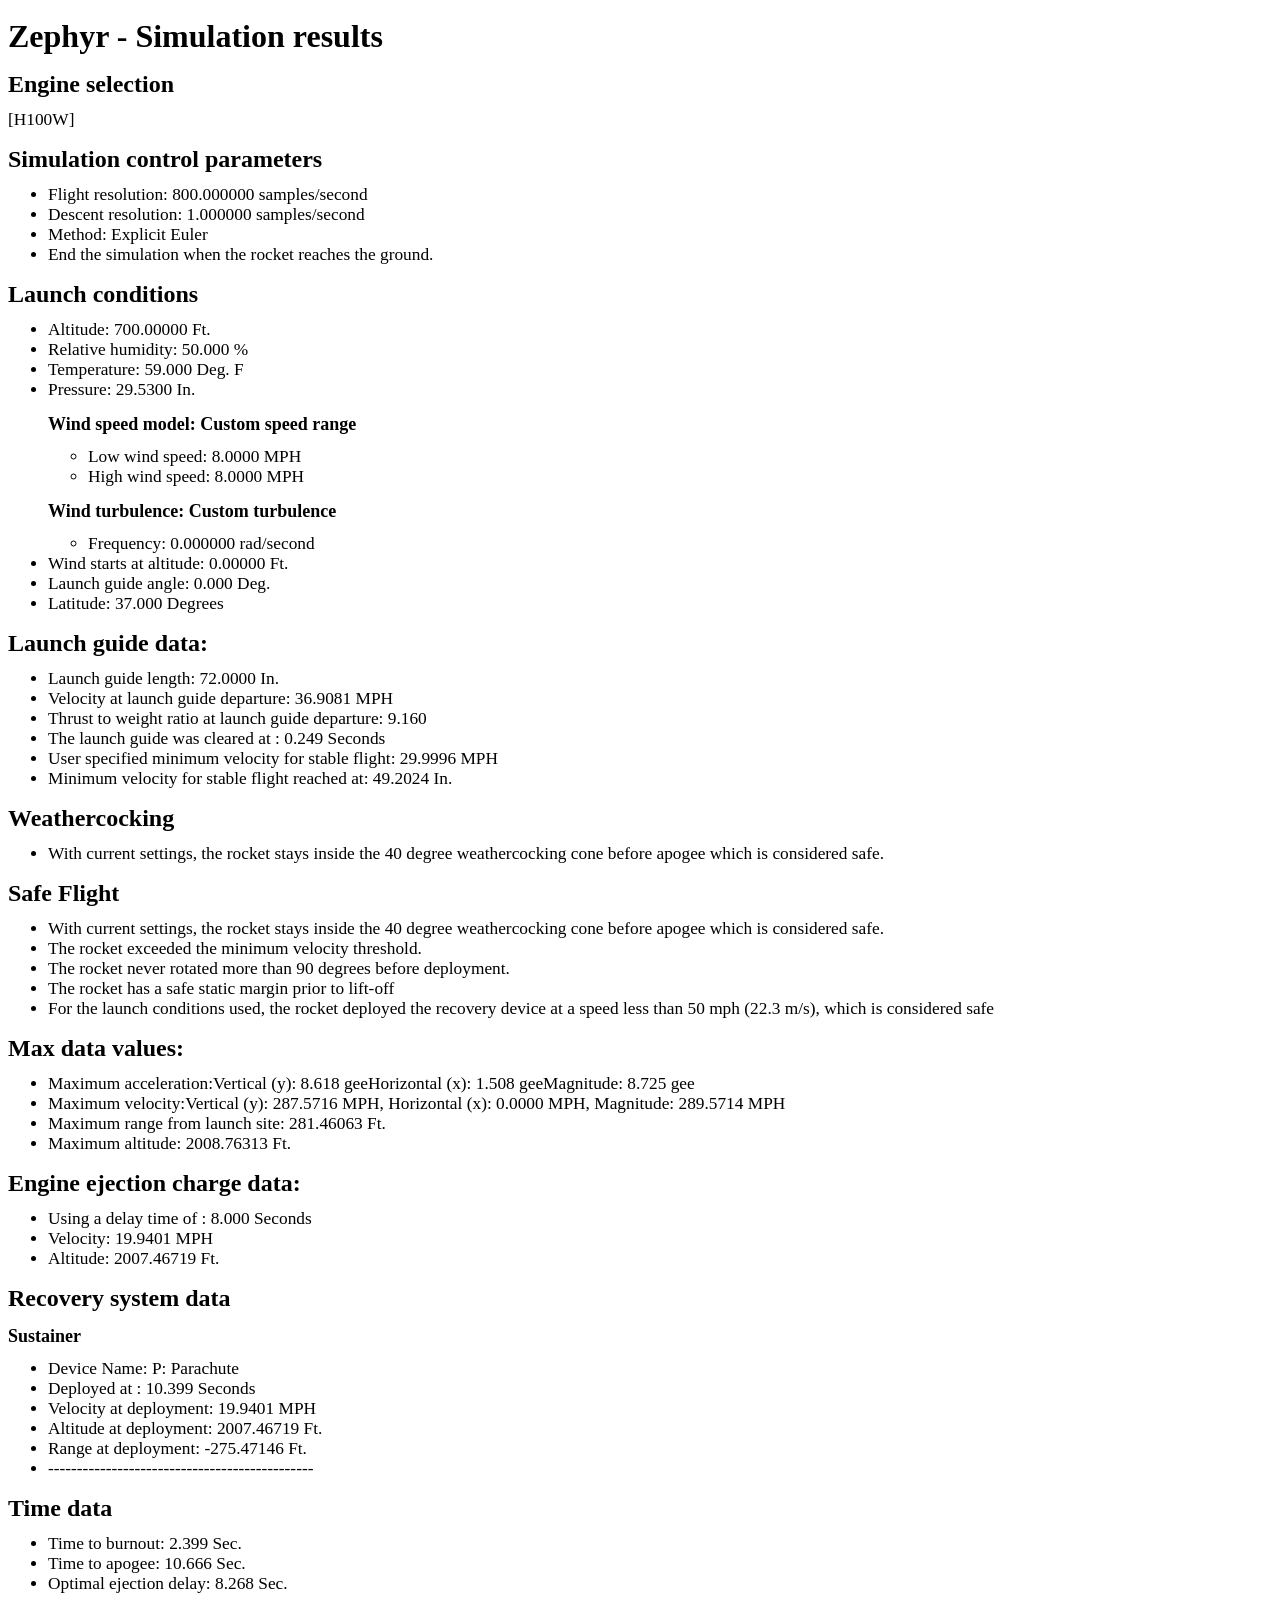
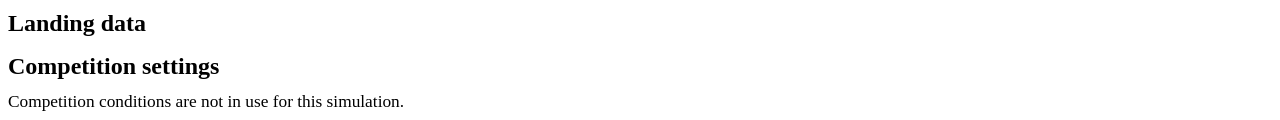
<file: docs/evidence/zephyr-h100w-simulation.html>
<!DOCTYPE HTML PUBLIC "-//W3C//DTD HTML 4.0//EN" "http://www.w3.org/TR/REC-html40/strict.dtd">
<html><head><meta name="qrichtext" content="1" /><style type="text/css">
p, li { white-space: pre-wrap; }
</style></head><body style=" font-family:'.AppleSystemUIFont'; font-size:13pt; font-weight:400; font-style:normal;">
<p style=" margin-top:18px; margin-bottom:12px; margin-left:0px; margin-right:0px; -qt-block-indent:0; text-indent:0px;"><span style=" font-size:xx-large; font-weight:600;">Zephyr - Simulation results</span></p>
<p style=" margin-top:16px; margin-bottom:12px; margin-left:0px; margin-right:0px; -qt-block-indent:0; text-indent:0px;"><span style=" font-size:x-large; font-weight:600;">Engine selection</span></p>
<p style=" margin-top:12px; margin-bottom:12px; margin-left:0px; margin-right:0px; -qt-block-indent:0; text-indent:0px;">[H100W]</p>
<p style=" margin-top:16px; margin-bottom:12px; margin-left:0px; margin-right:0px; -qt-block-indent:0; text-indent:0px;"><span style=" font-size:x-large; font-weight:600;">Simulation control parameters</span></p>
<ul style="margin-top: 0px; margin-bottom: 0px; margin-left: 0px; margin-right: 0px; -qt-list-indent: 1;"><li style=" margin-top:12px; margin-bottom:0px; margin-left:0px; margin-right:0px; -qt-block-indent:0; text-indent:0px;">Flight resolution: 800.000000 samples/second</li>
<li style=" margin-top:0px; margin-bottom:0px; margin-left:0px; margin-right:0px; -qt-block-indent:0; text-indent:0px;">Descent resolution: 1.000000 samples/second</li>
<li style=" margin-top:0px; margin-bottom:0px; margin-left:0px; margin-right:0px; -qt-block-indent:0; text-indent:0px;">Method: Explicit Euler</li>
<li style=" margin-top:0px; margin-bottom:12px; margin-left:0px; margin-right:0px; -qt-block-indent:0; text-indent:0px;">End the simulation when the rocket reaches the ground.</li></ul>
<p style=" margin-top:16px; margin-bottom:12px; margin-left:0px; margin-right:0px; -qt-block-indent:0; text-indent:0px;"><span style=" font-size:x-large; font-weight:600;">Launch conditions</span></p>
<ul style="margin-top: 0px; margin-bottom: 0px; margin-left: 0px; margin-right: 0px; -qt-list-indent: 1;"><li style=" margin-top:12px; margin-bottom:0px; margin-left:0px; margin-right:0px; -qt-block-indent:0; text-indent:0px;">Altitude: 700.00000 Ft.</li>
<li style=" margin-top:0px; margin-bottom:0px; margin-left:0px; margin-right:0px; -qt-block-indent:0; text-indent:0px;">Relative humidity: 50.000 %</li>
<li style=" margin-top:0px; margin-bottom:0px; margin-left:0px; margin-right:0px; -qt-block-indent:0; text-indent:0px;">Temperature: 59.000 Deg. F</li>
<li style=" margin-top:0px; margin-bottom:0px; margin-left:0px; margin-right:0px; -qt-block-indent:0; text-indent:0px;">Pressure: 29.5300 In.</li>
<p style=" margin-top:14px; margin-bottom:12px; margin-left:0px; margin-right:0px; -qt-block-indent:1; text-indent:0px;"><span style=" font-size:large; font-weight:600;">Wind speed model: Custom speed range</span></p>
<ul style="margin-top: 0px; margin-bottom: 0px; margin-left: 0px; margin-right: 0px; -qt-list-indent: 2;"><li style=" margin-top:0px; margin-bottom:0px; margin-left:0px; margin-right:0px; -qt-block-indent:0; text-indent:0px;">Low wind speed: 8.0000 MPH</li>
<li style=" margin-top:0px; margin-bottom:0px; margin-left:0px; margin-right:0px; -qt-block-indent:0; text-indent:0px;">High wind speed: 8.0000 MPH</li></ul>
<p style=" margin-top:14px; margin-bottom:12px; margin-left:0px; margin-right:0px; -qt-block-indent:1; text-indent:0px;"><span style=" font-size:large; font-weight:600;">Wind turbulence: Custom turbulence</span></p>
<ul style="margin-top: 0px; margin-bottom: 0px; margin-left: 0px; margin-right: 0px; -qt-list-indent: 2;"><li style=" margin-top:0px; margin-bottom:0px; margin-left:0px; margin-right:0px; -qt-block-indent:0; text-indent:0px;">Frequency: 0.000000 rad/second</li></ul>
<li style=" margin-top:0px; margin-bottom:0px; margin-left:0px; margin-right:0px; -qt-block-indent:0; text-indent:0px;">Wind starts at altitude: 0.00000 Ft.</li>
<li style=" margin-top:0px; margin-bottom:0px; margin-left:0px; margin-right:0px; -qt-block-indent:0; text-indent:0px;">Launch guide angle: 0.000 Deg.</li>
<li style=" margin-top:0px; margin-bottom:12px; margin-left:0px; margin-right:0px; -qt-block-indent:0; text-indent:0px;">Latitude: 37.000 Degrees</li></ul>
<p style=" margin-top:16px; margin-bottom:12px; margin-left:0px; margin-right:0px; -qt-block-indent:0; text-indent:0px;"><span style=" font-size:x-large; font-weight:600;">Launch guide data:</span></p>
<ul style="margin-top: 0px; margin-bottom: 0px; margin-left: 0px; margin-right: 0px; -qt-list-indent: 1;"><li style=" margin-top:12px; margin-bottom:0px; margin-left:0px; margin-right:0px; -qt-block-indent:0; text-indent:0px;">Launch guide length: 72.0000 In.</li>
<li style=" margin-top:0px; margin-bottom:0px; margin-left:0px; margin-right:0px; -qt-block-indent:0; text-indent:0px;">Velocity at launch guide departure: 36.9081 MPH</li>
<li style=" margin-top:0px; margin-bottom:0px; margin-left:0px; margin-right:0px; -qt-block-indent:0; text-indent:0px;">Thrust to weight ratio at launch guide departure: 9.160 </li>
<li style=" margin-top:0px; margin-bottom:0px; margin-left:0px; margin-right:0px; -qt-block-indent:0; text-indent:0px;">The launch guide was cleared at : 0.249 Seconds</li>
<li style=" margin-top:0px; margin-bottom:0px; margin-left:0px; margin-right:0px; -qt-block-indent:0; text-indent:0px;">User specified minimum velocity for stable flight: 29.9996 MPH</li>
<li style=" margin-top:0px; margin-bottom:12px; margin-left:0px; margin-right:0px; -qt-block-indent:0; text-indent:0px;">Minimum velocity for stable flight reached at: 49.2024 In.</li></ul>
<p style=" margin-top:16px; margin-bottom:12px; margin-left:0px; margin-right:0px; -qt-block-indent:0; text-indent:0px;"><span style=" font-size:x-large; font-weight:600;">Weathercocking</span></p>
<ul style="margin-top: 0px; margin-bottom: 0px; margin-left: 0px; margin-right: 0px; -qt-list-indent: 1;"><li style=" margin-top:12px; margin-bottom:12px; margin-left:0px; margin-right:0px; -qt-block-indent:0; text-indent:0px;">With current settings, the rocket stays inside the 40 degree weathercocking cone before apogee which is considered safe.</li></ul>
<p style=" margin-top:16px; margin-bottom:12px; margin-left:0px; margin-right:0px; -qt-block-indent:0; text-indent:0px;"><span style=" font-size:x-large; font-weight:600;">Safe Flight</span></p>
<ul style="margin-top: 0px; margin-bottom: 0px; margin-left: 0px; margin-right: 0px; -qt-list-indent: 1;"><li style=" margin-top:12px; margin-bottom:0px; margin-left:0px; margin-right:0px; -qt-block-indent:0; text-indent:0px;">With current settings, the rocket stays inside the 40 degree weathercocking cone before apogee which is considered safe.</li>
<li style=" margin-top:0px; margin-bottom:0px; margin-left:0px; margin-right:0px; -qt-block-indent:0; text-indent:0px;">The rocket exceeded the minimum velocity threshold.</li>
<li style=" margin-top:0px; margin-bottom:0px; margin-left:0px; margin-right:0px; -qt-block-indent:0; text-indent:0px;">The rocket never rotated more than 90 degrees before deployment.</li>
<li style=" margin-top:0px; margin-bottom:0px; margin-left:0px; margin-right:0px; -qt-block-indent:0; text-indent:0px;">The rocket has a safe static margin prior to lift-off</li>
<li style=" margin-top:0px; margin-bottom:12px; margin-left:0px; margin-right:0px; -qt-block-indent:0; text-indent:0px;">For the launch conditions used, the rocket deployed the recovery device at a speed less than 50 mph (22.3 m/s), which is considered safe</li></ul>
<p style=" margin-top:16px; margin-bottom:12px; margin-left:0px; margin-right:0px; -qt-block-indent:0; text-indent:0px;"><span style=" font-size:x-large; font-weight:600;">Max data values:</span></p>
<ul style="margin-top: 0px; margin-bottom: 0px; margin-left: 0px; margin-right: 0px; -qt-list-indent: 1;"><li style=" margin-top:12px; margin-bottom:0px; margin-left:0px; margin-right:0px; -qt-block-indent:0; text-indent:0px;">Maximum acceleration:Vertical (y): 8.618 geeHorizontal (x): 1.508 geeMagnitude: 8.725 gee</li>
<li style=" margin-top:0px; margin-bottom:0px; margin-left:0px; margin-right:0px; -qt-block-indent:0; text-indent:0px;">Maximum velocity:Vertical (y): 287.5716 MPH, Horizontal (x): 0.0000 MPH, Magnitude: 289.5714 MPH</li>
<li style=" margin-top:0px; margin-bottom:0px; margin-left:0px; margin-right:0px; -qt-block-indent:0; text-indent:0px;">Maximum range from launch site: 281.46063 Ft.</li>
<li style=" margin-top:0px; margin-bottom:12px; margin-left:0px; margin-right:0px; -qt-block-indent:0; text-indent:0px;">Maximum altitude: 2008.76313 Ft.</li></ul>
<p style=" margin-top:16px; margin-bottom:12px; margin-left:0px; margin-right:0px; -qt-block-indent:0; text-indent:0px;"><span style=" font-size:x-large; font-weight:600;">Engine ejection charge data:</span></p>
<ul style="margin-top: 0px; margin-bottom: 0px; margin-left: 0px; margin-right: 0px; -qt-list-indent: 1;"><li style=" margin-top:12px; margin-bottom:0px; margin-left:0px; margin-right:0px; -qt-block-indent:0; text-indent:0px;">Using a delay time of : 8.000 Seconds</li>
<li style=" margin-top:0px; margin-bottom:0px; margin-left:0px; margin-right:0px; -qt-block-indent:0; text-indent:0px;">Velocity: 19.9401 MPH</li>
<li style=" margin-top:0px; margin-bottom:12px; margin-left:0px; margin-right:0px; -qt-block-indent:0; text-indent:0px;">Altitude: 2007.46719 Ft.</li></ul>
<p style=" margin-top:16px; margin-bottom:12px; margin-left:0px; margin-right:0px; -qt-block-indent:0; text-indent:0px;"><span style=" font-size:x-large; font-weight:600;">Recovery system data</span></p>
<p style=" margin-top:14px; margin-bottom:12px; margin-left:0px; margin-right:0px; -qt-block-indent:1; text-indent:0px;"><span style=" font-size:large; font-weight:600;">Sustainer</span></p>
<ul style="margin-top: 0px; margin-bottom: 0px; margin-left: 0px; margin-right: 0px; -qt-list-indent: 1;"><li style=" margin-top:12px; margin-bottom:0px; margin-left:0px; margin-right:0px; -qt-block-indent:0; text-indent:0px;">Device Name: P: Parachute</li>
<li style=" margin-top:0px; margin-bottom:0px; margin-left:0px; margin-right:0px; -qt-block-indent:0; text-indent:0px;">Deployed at : 10.399 Seconds</li>
<li style=" margin-top:0px; margin-bottom:0px; margin-left:0px; margin-right:0px; -qt-block-indent:0; text-indent:0px;">Velocity at deployment: 19.9401 MPH</li>
<li style=" margin-top:0px; margin-bottom:0px; margin-left:0px; margin-right:0px; -qt-block-indent:0; text-indent:0px;">Altitude at deployment: 2007.46719 Ft.</li>
<li style=" margin-top:0px; margin-bottom:0px; margin-left:0px; margin-right:0px; -qt-block-indent:0; text-indent:0px;">Range at deployment: -275.47146 Ft.</li>
<li style=" margin-top:0px; margin-bottom:12px; margin-left:0px; margin-right:0px; -qt-block-indent:0; text-indent:0px;">----------------------------------------------</li></ul>
<p style=" margin-top:16px; margin-bottom:12px; margin-left:0px; margin-right:0px; -qt-block-indent:0; text-indent:0px;"><span style=" font-size:x-large; font-weight:600;">Time data</span></p>
<ul style="margin-top: 0px; margin-bottom: 0px; margin-left: 0px; margin-right: 0px; -qt-list-indent: 1;"><li style=" margin-top:12px; margin-bottom:0px; margin-left:0px; margin-right:0px; -qt-block-indent:0; text-indent:0px;">Time to burnout: 2.399 Sec.</li>
<li style=" margin-top:0px; margin-bottom:0px; margin-left:0px; margin-right:0px; -qt-block-indent:0; text-indent:0px;">Time to apogee: 10.666 Sec.</li>
<li style=" margin-top:0px; margin-bottom:12px; margin-left:0px; margin-right:0px; -qt-block-indent:0; text-indent:0px;">Optimal ejection delay: 8.268 Sec.</li></ul>
<p style=" margin-top:16px; margin-bottom:12px; margin-left:0px; margin-right:0px; -qt-block-indent:0; text-indent:0px;"><span style=" font-size:x-large; font-weight:600;">Landing data</span></p>
<p style=" margin-top:16px; margin-bottom:12px; margin-left:0px; margin-right:0px; -qt-block-indent:0; text-indent:0px;"><span style=" font-size:x-large; font-weight:600;">Competition settings</span></p>
<p style=" margin-top:0px; margin-bottom:0px; margin-left:0px; margin-right:0px; -qt-block-indent:0; text-indent:0px;">Competition conditions are not in use for this simulation.<br /></p></body></html>
</file>
<file: docs/style.css>
:root{--ink:#122335;--muted:#46576a;--blue:#005e9c;--line:#cdd8e2;--paper:#fff;--pale:#eef4f8;--dark:#122335;color-scheme:light}*{box-sizing:border-box}html{scroll-behavior:smooth;scroll-padding-top:1rem}body{margin:0;background:var(--paper);color:var(--ink);font-family:-apple-system,BlinkMacSystemFont,"Segoe UI",sans-serif;font-size:1.0625rem;line-height:1.65}a{color:var(--blue);text-underline-offset:.2em}a:hover{text-decoration-thickness:2px}a:focus-visible,button:focus-visible{outline:3px solid #df7900;outline-offset:5px}img{display:block;max-width:100%;height:auto}h1,h2,h3,p{margin-top:0}h1,h2,h3{line-height:1.12;letter-spacing:-.025em}h1,h2{font-family:Georgia,"Times New Roman",serif;font-weight:400}h1{font-size:clamp(3rem,7vw,6.3rem);margin-bottom:1.3rem}h2{font-size:clamp(2rem,3.8vw,3rem);margin-bottom:1.5rem}h3{font-size:1.45rem;margin-bottom:1rem}p{margin-bottom:1.3rem}.wrap{width:min(1160px,calc(100% - 64px));margin-inline:auto}.skip{position:absolute;top:-80px;left:16px;padding:12px;background:#fff;z-index:100}.skip:focus{top:12px}.site-header{border-bottom:1px solid var(--line)}.header-inner{width:min(1280px,calc(100% - 64px));margin:auto;display:flex;align-items:center;justify-content:space-between;gap:2rem;padding:23px 0}.brand{font-size:1.35rem;font-weight:750;text-decoration:none;color:var(--ink);line-height:1.25}.brand span{display:block;font-size:.875rem;font-weight:400;color:var(--muted);margin-top:5px}nav{display:flex;gap:1.75rem;align-items:center;flex-wrap:wrap}nav a{font-size:.9375rem;color:var(--muted);text-decoration:none;padding:6px 0}nav a[aria-current]{color:var(--ink);box-shadow:0 2px 0 var(--blue);font-weight:650}.eyebrow{display:block;font-size:.875rem;line-height:1.6;font-weight:650;letter-spacing:.075em;text-transform:uppercase;color:var(--blue);margin-bottom:1rem}.hero{display:grid;grid-template-columns:1.1fr .9fr;gap:6%;align-items:center;padding-block:55px}.hero-copy{padding-block:1rem}.intro{font-size:clamp(1.3rem,2.2vw,1.8rem);line-height:1.4;max-width:760px}.hero-copy>p:not(.eyebrow){max-width:590px}.button{display:inline-block;padding:13px 22px;background:var(--ink);color:#fff;text-decoration:none;border:1px solid var(--ink);font-weight:650;margin-top:9px}.button:hover{background:var(--blue)}figure{margin:0}figure img{width:100%;height:500px;object-fit:cover;background:var(--pale)}figcaption{font-size:.875rem;line-height:1.5;color:var(--muted);margin-top:11px}.hero-image img{height:510px;object-position:center 45%}.band{background:var(--pale);border-block:1px solid var(--line)}.status-grid{display:grid;grid-template-columns:repeat(3,1fr);gap:3rem;padding-block:28px}.status-grid .eyebrow{font-size:.8125rem;margin-bottom:5px}.status-grid strong{font-size:1.1rem;display:block}.status-grid p{margin:4px 0 0;font-size:.875rem;color:var(--muted)}.section{padding-block:64px;border-bottom:1px solid var(--line)}.section-heading{max-width:760px;margin-bottom:35px}.project-grid{display:grid;grid-template-columns:repeat(3,1fr);gap:28px}.project{color:var(--ink);text-decoration:none;display:block}.project img{width:100%;height:270px;object-fit:cover}.project>div{padding-top:24px}.project .eyebrow{font-size:.8125rem}.project p{color:var(--muted);font-size:1rem}.text-link{font-weight:650;text-decoration:underline;text-underline-offset:.25em}.project:hover h3{text-decoration:underline}.split{display:grid;grid-template-columns:1fr 1.2fr;gap:8%;align-items:start}.prose{max-width:760px}.prose p:last-child{margin-bottom:0}.dark-section{background:var(--dark);color:#fff;padding-block:64px}.dark-section .eyebrow{color:#aee3ff}.dark-section p{color:#e0ebf3}.small{font-size:.9375rem}.next{padding-block:55px;max-width:1160px}.next p{max-width:830px}.next h2{max-width:900px}.next>a{font-weight:650}.case-heading{padding-block:65px 40px;border-bottom:1px solid var(--line)}.case-heading h1{font-size:clamp(2.8rem,6vw,5rem)}.case-heading .intro{max-width:850px}.status{border-left:3px solid var(--blue);padding-left:16px;color:var(--muted);font-size:1rem;max-width:950px;margin:25px 0 0}.versions{display:grid;grid-template-columns:repeat(4,1fr);gap:25px;margin-top:32px}.versions article{border-top:3px solid var(--blue);padding-top:18px}.version{display:block;font-size:1.2rem;font-weight:750;color:var(--blue);margin-bottom:12px}.versions p{font-size:1rem}.versions .small{font-size:.875rem;color:var(--muted)}.photo-pair{display:grid;grid-template-columns:repeat(2,1fr);gap:30px;margin-block:30px}.photo-pair img{height:430px;object-fit:contain;background:var(--pale)}.lesson{background:var(--pale);border-left:4px solid var(--blue);padding:35px 40px}.lesson p{max-width:850px}.lesson h2{max-width:850px}.lesson p:last-child{margin-bottom:0}.prediction{background:var(--ink);color:#fff;padding:30px}.prediction>.eyebrow{color:#aee3ff}.prediction>strong{display:block;font-size:3.8rem;line-height:1.2;font-weight:500;letter-spacing:-.04em}.prediction>strong span{font-size:1.5rem}.prediction dl{margin-bottom:0;font-size:.9375rem}.prediction dl>div{display:flex;gap:15px;justify-content:space-between;border-top:1px solid #526373;padding-top:9px;margin-top:9px}.prediction dd{margin:0;white-space:nowrap}.evidence-links{display:flex;flex-wrap:wrap;gap:15px 30px;margin-top:30px}.evidence-links a{font-weight:600}.process-grid{display:grid;grid-template-columns:repeat(3,1fr);gap:24px;margin-top:32px}.process-grid img{height:340px;object-fit:contain}.process-grid figcaption{color:var(--ink)}footer{background:var(--pale);border-top:1px solid var(--line);padding:35px max(32px,calc((100% - 1160px)/2));display:flex;gap:35px;justify-content:space-between}footer strong{font-size:1.2rem}footer p{font-size:.875rem;color:var(--muted);margin:5px 0 0}footer a{font-weight:650}@media(max-width:900px){.header-inner{align-items:flex-start;flex-direction:column;gap:15px}nav{gap:24px}.hero{gap:30px}.hero-image img{height:450px}.status-grid{gap:22px}.versions{grid-template-columns:repeat(2,1fr)}.project-grid{gap:20px}.project img{height:230px}.split{gap:5%}.process-grid img{height:270px}}@media(max-width:620px){.wrap,.header-inner{width:calc(100% - 36px)}body{font-size:1rem}nav{gap:12px 23px}nav a{font-size:.875rem}.hero,.split{grid-template-columns:1fr}.hero{padding-block:32px;gap:25px}.hero-image img{height:440px;object-fit:contain;background:var(--pale)}.hero-copy{padding:0}.hero h1{font-size:4rem}.status-grid{grid-template-columns:1fr;gap:20px;padding-block:25px}.project-grid{grid-template-columns:1fr;gap:38px}.project img{height:350px;object-fit:contain;background:var(--pale)}.section{padding-block:42px}.split{gap:25px}.split figure img{height:420px;object-fit:contain}.versions{gap:20px}.versions h3{font-size:1.25rem}.photo-pair{grid-template-columns:1fr;gap:25px}.photo-pair img{height:400px}.process-grid{grid-template-columns:1fr}.process-grid img{height:410px}.lesson{padding:25px 22px}.case-heading{padding-block:40px 30px}.case-heading h1{font-size:3rem}.dark-section{padding-block:42px}.next{padding-block:40px}footer{padding:28px 18px;flex-direction:column;gap:22px}.prediction dl>div{flex-wrap:wrap}}@media(prefers-reduced-motion:reduce){html{scroll-behavior:auto}}@media print{nav,.button{display:none}.wrap{width:100%}.section{padding-block:25px}a{color:var(--ink)}.hero-image img{height:300px}footer{padding:20px}}

.design-image img{height:auto;object-fit:contain;background:#fff}.design-subheading{margin-top:48px}.design-pair img{height:auto;background:#fff}.schematic-preview{max-width:420px}.schematic-preview img{width:256px;height:256px;background:#fff}

.design-image{margin-block:28px}.design-image a{display:block}.design-image img{width:100%;height:auto;object-fit:contain}


/* Flying Blind V2 capability cards and accessible numeric evidence. */
.v2-capability-grid{display:grid;grid-template-columns:repeat(3,minmax(0,1fr));gap:28px;margin-top:32px}
.v2-capability-grid article{border-top:3px solid var(--blue);padding-top:22px}
.v2-capability-grid p{font-size:1rem}
.v2-results-figure{max-width:1000px;margin-inline:auto}
.v2-table-scroll{overflow-x:auto;margin-block:26px;border:1px solid var(--line)}
.v2-table-scroll:focus-visible{outline:3px solid #df7900;outline-offset:4px}
.v2-results-table{width:100%;border-collapse:collapse;text-align:left;font-size:1rem}
.v2-results-table caption{text-align:left;padding:18px;font-weight:600;background:var(--pale)}
.v2-results-table th,.v2-results-table td{padding:14px 18px;border-top:1px solid var(--line)}
.v2-results-table thead th{background:var(--pale)}
.v2-results-table td{font-variant-numeric:tabular-nums}
@media(max-width:900px){.v2-capability-grid{grid-template-columns:1fr;gap:24px}}
@media(max-width:620px){.v2-results-table th,.v2-results-table td{padding:12px}.v2-results-table{font-size:.9375rem}}


/* Crafting keeps the portfolio layout, with uncropped photos and readable videos. */
.craft-jump{margin-bottom:8px}
.craft-opening{padding-block:28px 42px}
.craft-opening .process-grid{margin-top:0}
.craft-gallery{margin-bottom:32px}
.craft-gallery img{height:340px;object-fit:contain;background:var(--pale)}
.craft-chapter{margin-top:48px}
.craft-chapter>p{max-width:760px}
.craft-more{border-top:1px solid var(--line);padding-top:22px;margin-top:32px}
.craft-more summary{cursor:pointer;font-weight:650;color:var(--blue);padding:8px 0}
.craft-more summary:focus-visible{outline:3px solid #df7900;outline-offset:5px}
.craft-video-grid{display:grid;grid-template-columns:repeat(2,minmax(0,1fr));gap:32px;align-items:start}
.craft-video{max-width:520px;margin-block:32px}
.craft-video video{display:block;width:100%;height:auto;max-height:560px;background:var(--ink)}
#crafting figure img{height:400px;object-fit:contain}
@media(max-width:620px){.craft-video-grid{grid-template-columns:1fr;gap:8px}.craft-gallery img{height:360px}.craft-chapter{margin-top:36px}}

/* WhereIsIt project showcase */

.whereisit-layout {
  display: grid;
  grid-template-columns: minmax(0, 1fr) minmax(0, 1fr);
  gap: 3rem;
  align-items: start;
}

.whereisit-description {
  min-width: 0;
}

.whereisit-description h3 {
  font-size: 1.8rem;
  margin-bottom: 1rem;
}

.whereisit-description p {
  line-height: 1.7;
  margin-bottom: 1.25rem;
}

.whereisit-screenshots {
  display: grid;
  grid-template-columns: repeat(2, minmax(0, 1fr));
  gap: 1rem;
}

.whereisit-screenshots figure {
  margin: 0;
  min-width: 0;
  text-align: center;
}

.whereisit-screenshots img {
  display: block;
  width: 100%;
  height: auto;
  max-height: 340px;
  object-fit: contain;
  border-radius: 12px;
  border: 1px solid #ccc;
  background: #fff;
}

.whereisit-screenshots figcaption {
  font-size: 0.85rem;
  margin-top: 0.5rem;
  color: inherit;
}

@media (max-width: 800px) {
  .whereisit-layout {
    grid-template-columns: 1fr;
    gap: 2rem;
  }

  .whereisit-screenshots {
    max-width: 560px;
    margin-inline: auto;
  }
}
</file>
